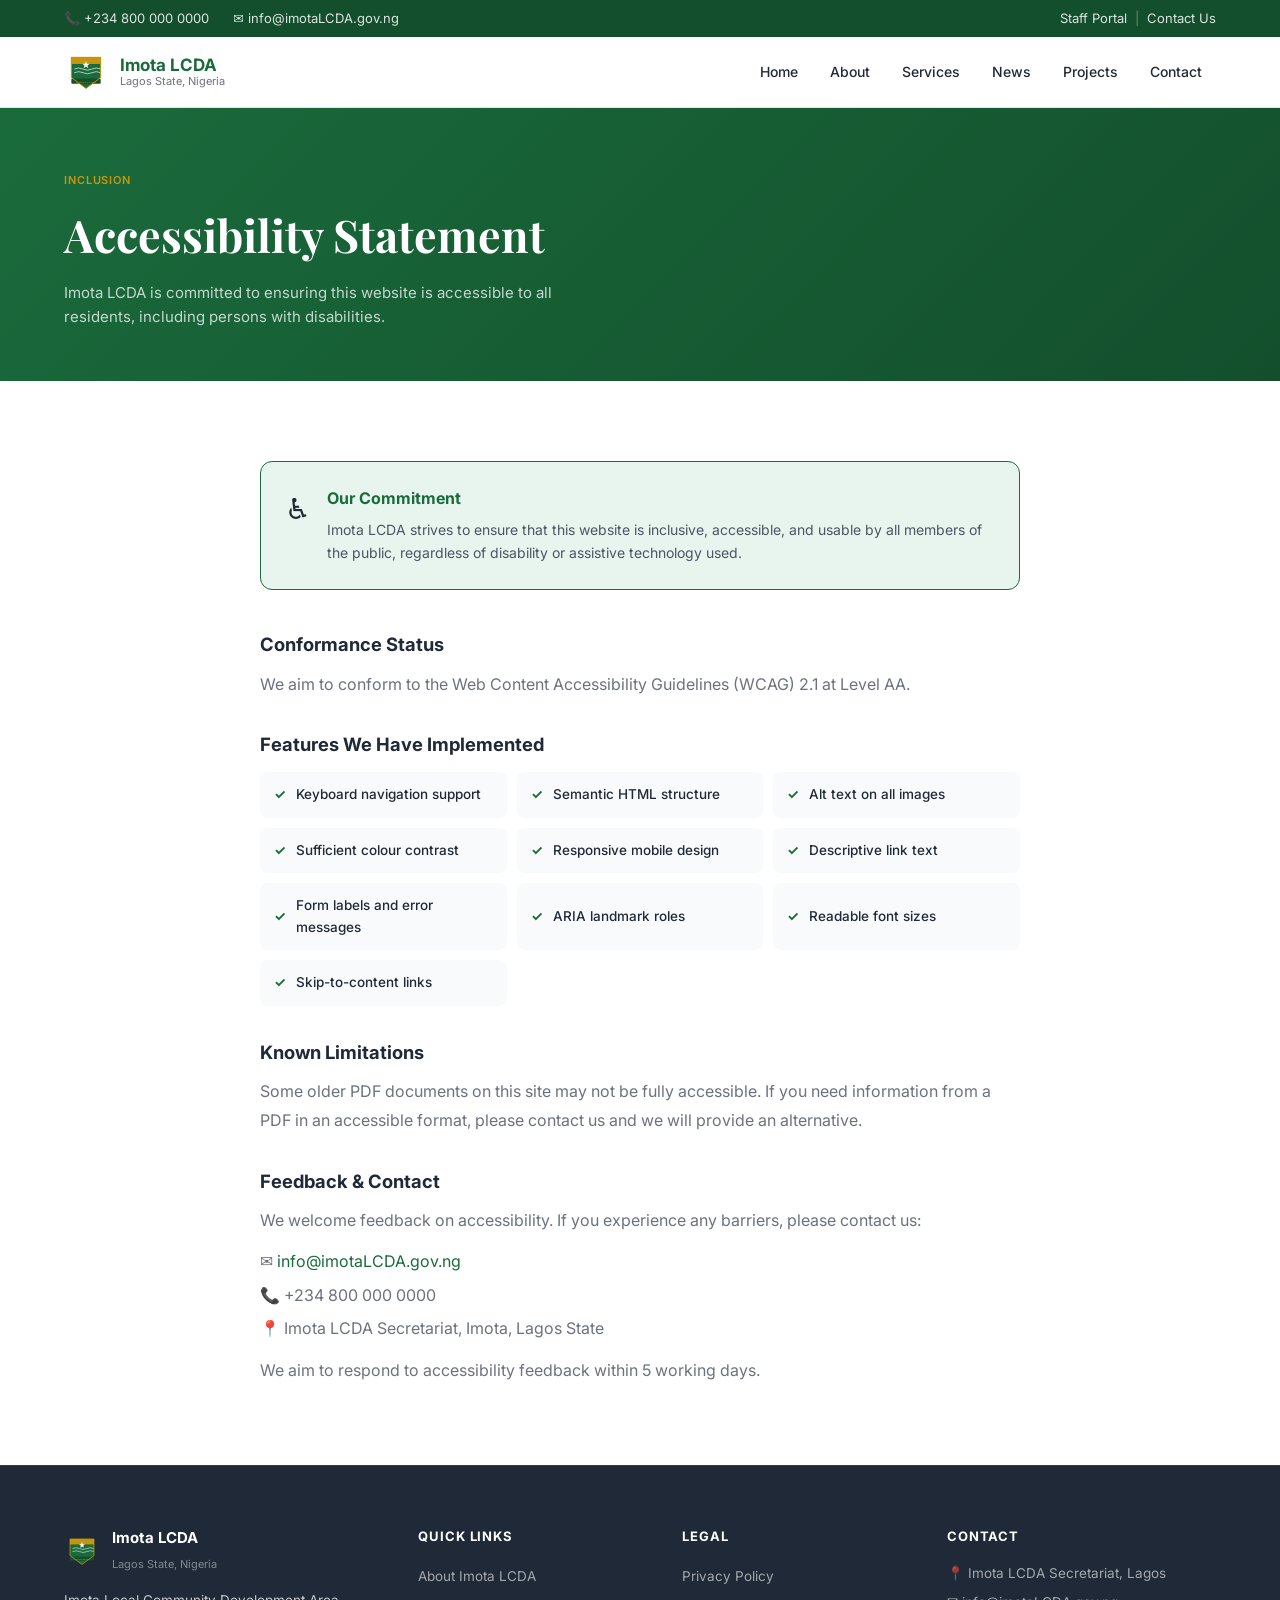
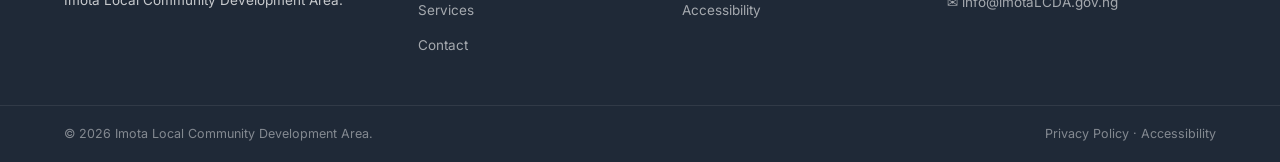
<file: accessibility.html>
<!DOCTYPE html>
<html lang="en">
<head>
  <meta charset="UTF-8" />
  <meta name="viewport" content="width=device-width, initial-scale=1.0" />
  <title>Accessibility – Imota LCDA</title>
  <link rel="stylesheet" href="css/styles.css" />
  <link rel="icon" type="image/svg+xml" href="favicon.svg" />
  <link href="https://fonts.googleapis.com/css2?family=Inter:wght@300;400;500;600;700;800&family=Playfair+Display:wght@700;800&display=swap" rel="stylesheet" />
</head>
<body>
  <div class="topbar">
    <div class="container topbar-inner">
      <span>📞 +234 800 000 0000</span>
      <span>✉️ info@imotaLCDA.gov.ng</span>
      <span class="topbar-right"><a href="portal.html" class="topbar-link">Staff Portal</a><span class="divider">|</span><a href="contact.html" class="topbar-link">Contact Us</a></span>
    </div>
  </div>
  <header class="navbar" id="navbar">
    <div class="container nav-inner">
      <a href="index.html" class="brand">
        <img src="images/coat-of-arms.svg" alt="Coat of Arms" class="brand-logo" />
        <div class="brand-text"><span class="brand-title">Imota LCDA</span><span class="brand-sub">Lagos State, Nigeria</span></div>
      </a>
      <nav class="nav-links" id="navLinks">
        <a href="index.html" class="nav-link">Home</a>
        <a href="about.html" class="nav-link">About</a>
        <a href="services.html" class="nav-link">Services</a>
        <a href="news.html" class="nav-link">News</a>
        <a href="projects.html" class="nav-link">Projects</a>
        <a href="contact.html" class="nav-link">Contact</a>
      </nav>
      <button class="hamburger" id="hamburger"><span></span><span></span><span></span></button>
    </div>
  </header>

  <section class="page-hero">
    <div class="container">
      <div class="page-hero-badge">Inclusion</div>
      <h1>Accessibility Statement</h1>
      <p>Imota LCDA is committed to ensuring this website is accessible to all residents, including persons with disabilities.</p>
    </div>
  </section>

  <section class="section">
    <div class="container">
      <div style="max-width:760px;margin:0 auto">
        <div style="background:var(--green-light);border:1px solid var(--green);border-radius:var(--radius);padding:24px;margin-bottom:40px;display:flex;gap:16px;align-items:flex-start">
          <span style="font-size:1.8rem;flex-shrink:0">♿</span>
          <div><h3 style="font-size:1rem;font-weight:700;margin-bottom:6px;color:var(--green)">Our Commitment</h3><p style="font-size:14px;color:var(--gray-600);line-height:1.7">Imota LCDA strives to ensure that this website is inclusive, accessible, and usable by all members of the public, regardless of disability or assistive technology used.</p></div>
        </div>
        <div style="display:flex;flex-direction:column;gap:32px">
          <div><h2 style="font-size:1.15rem;font-weight:700;margin-bottom:10px">Conformance Status</h2><p style="color:var(--text-muted);line-height:1.8">We aim to conform to the Web Content Accessibility Guidelines (WCAG) 2.1 at Level AA.</p></div>
          <div>
            <h2 style="font-size:1.15rem;font-weight:700;margin-bottom:12px">Features We Have Implemented</h2>
            <div class="service-items" style="display:grid;grid-template-columns:repeat(auto-fill,minmax(220px,1fr));gap:10px">
              <div class="service-item">Keyboard navigation support</div><div class="service-item">Semantic HTML structure</div>
              <div class="service-item">Alt text on all images</div><div class="service-item">Sufficient colour contrast</div>
              <div class="service-item">Responsive mobile design</div><div class="service-item">Descriptive link text</div>
              <div class="service-item">Form labels and error messages</div><div class="service-item">ARIA landmark roles</div>
              <div class="service-item">Readable font sizes</div><div class="service-item">Skip-to-content links</div>
            </div>
          </div>
          <div><h2 style="font-size:1.15rem;font-weight:700;margin-bottom:10px">Known Limitations</h2><p style="color:var(--text-muted);line-height:1.8">Some older PDF documents on this site may not be fully accessible. If you need information from a PDF in an accessible format, please contact us and we will provide an alternative.</p></div>
          <div>
            <h2 style="font-size:1.15rem;font-weight:700;margin-bottom:10px">Feedback &amp; Contact</h2>
            <p style="color:var(--text-muted);line-height:1.8">We welcome feedback on accessibility. If you experience any barriers, please contact us:</p>
            <ul style="list-style:none;padding:0;margin-top:14px">
              <li style="margin-bottom:8px;color:var(--text-muted)">✉️ <a href="mailto:info@imotaLCDA.gov.ng" style="color:var(--green)">info@imotaLCDA.gov.ng</a></li>
              <li style="margin-bottom:8px;color:var(--text-muted)">📞 +234 800 000 0000</li>
              <li style="color:var(--text-muted)">📍 Imota LCDA Secretariat, Imota, Lagos State</li>
            </ul>
            <p style="color:var(--text-muted);line-height:1.8;margin-top:14px">We aim to respond to accessibility feedback within 5 working days.</p>
          </div>
        </div>
      </div>
    </div>
  </section>

  <footer class="footer">
    <div class="container footer-grid">
      <div class="footer-col brand-col"><div class="footer-brand"><img src="images/coat-of-arms.svg" alt="Coat of Arms" class="footer-logo" /><div><strong>Imota LCDA</strong><small>Lagos State, Nigeria</small></div></div><p class="footer-about">Imota Local Community Development Area.</p></div>
      <div class="footer-col"><h4>Quick Links</h4><ul><li><a href="about.html">About Imota LCDA</a></li><li><a href="services.html">Services</a></li><li><a href="contact.html">Contact</a></li></ul></div>
      <div class="footer-col"><h4>Legal</h4><ul><li><a href="privacy.html">Privacy Policy</a></li><li><a href="accessibility.html">Accessibility</a></li></ul></div>
      <div class="footer-col"><h4>Contact</h4><address><p>📍 Imota LCDA Secretariat, Lagos</p><p>✉️ info@imotaLCDA.gov.ng</p></address></div>
    </div>
    <div class="footer-bottom"><div class="container"><span>© 2026 Imota Local Community Development Area.</span><span class="footer-bottom-links"><a href="privacy.html">Privacy Policy</a> · <a href="accessibility.html">Accessibility</a></span></div></div>
  </footer>
  <script src="js/main.js"></script>
</body>
</html>
</file>
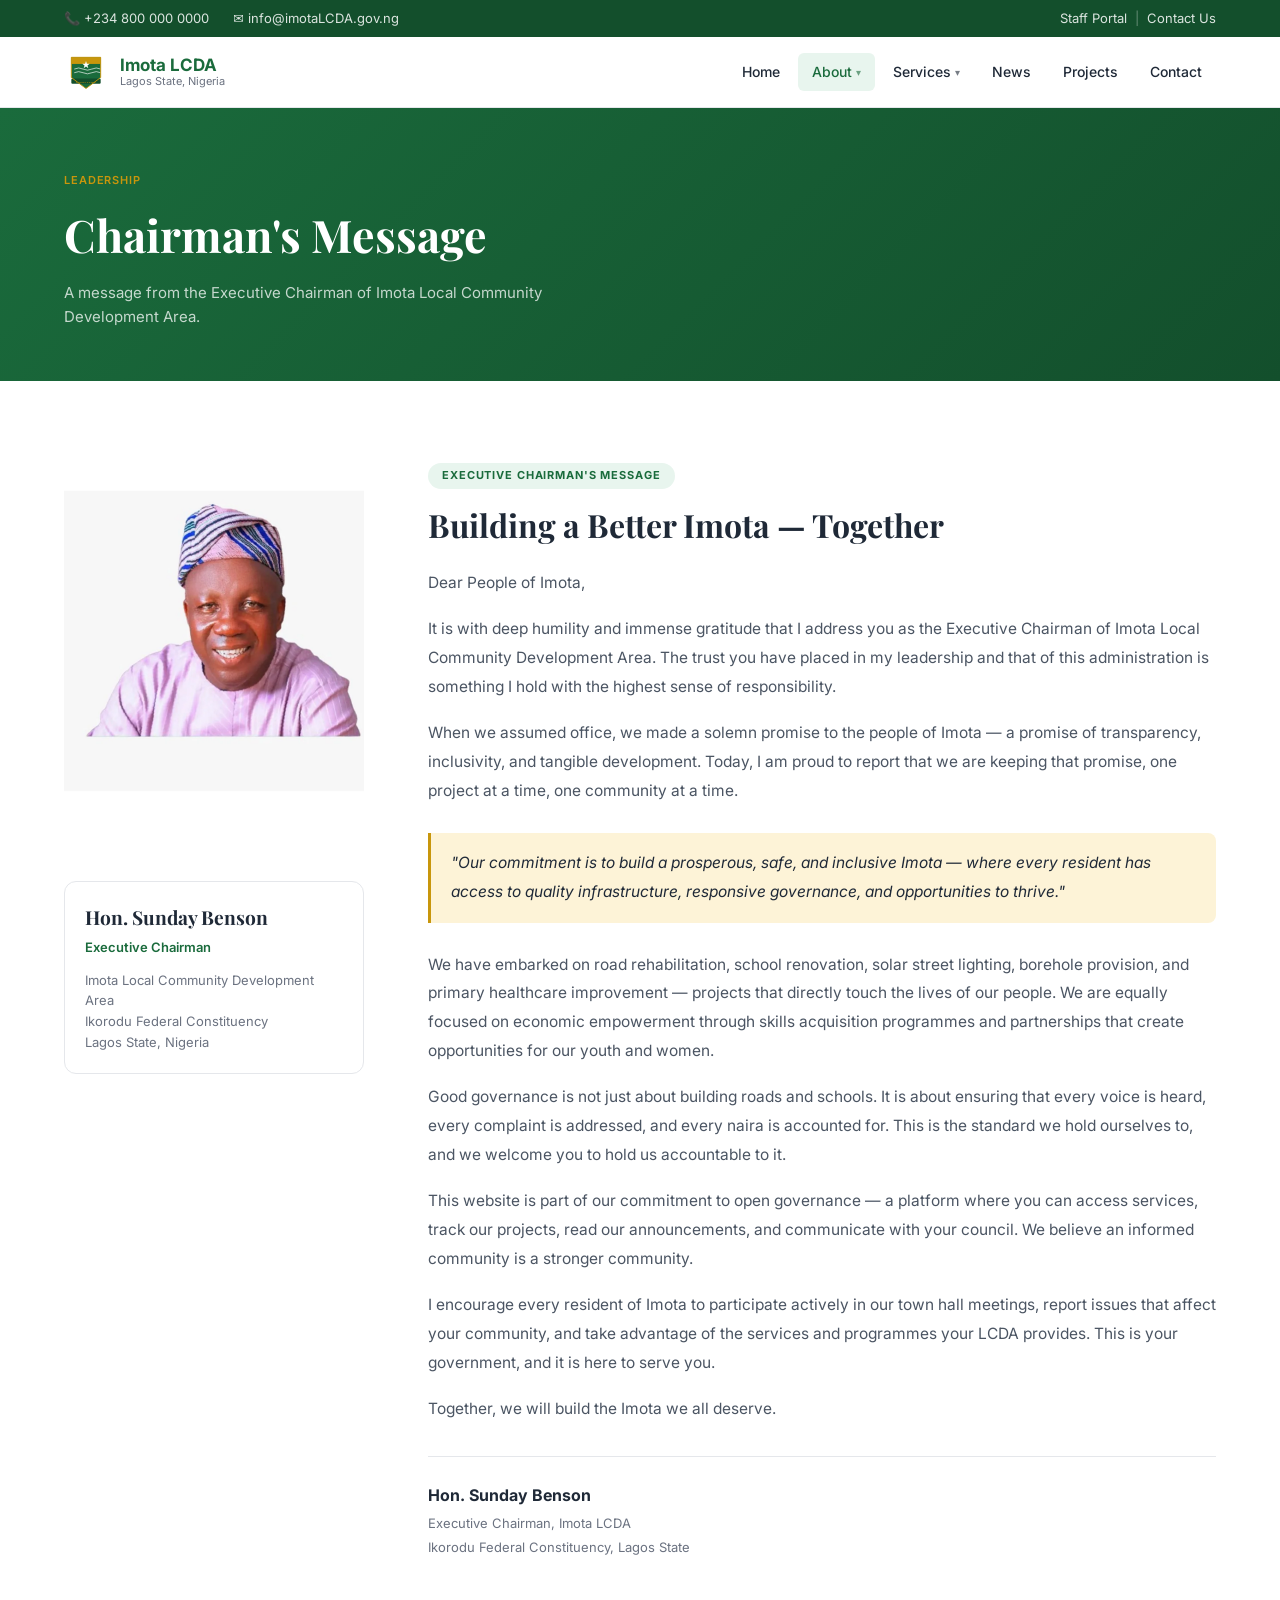
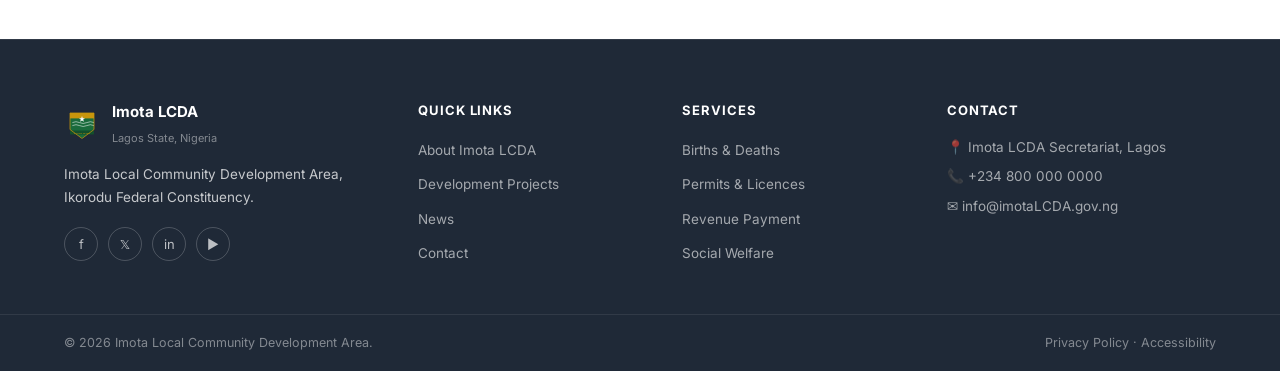
<file: chairman.html>
<!DOCTYPE html>
<html lang="en">
<head>
  <meta charset="UTF-8" />
  <meta name="viewport" content="width=device-width, initial-scale=1.0" />
  <title>Chairman's Message – Imota LCDA</title>
  <link rel="stylesheet" href="css/styles.css" />
  <link rel="icon" type="image/svg+xml" href="favicon.svg" />
  <link href="https://fonts.googleapis.com/css2?family=Inter:wght@300;400;500;600;700;800&family=Playfair+Display:wght@700;800&display=swap" rel="stylesheet" />
</head>
<body>
  <div class="topbar">
    <div class="container topbar-inner">
      <span>📞 +234 800 000 0000</span>
      <span>✉️ info@imotaLCDA.gov.ng</span>
      <span class="topbar-right"><a href="portal.html" class="topbar-link">Staff Portal</a><span class="divider">|</span><a href="contact.html" class="topbar-link">Contact Us</a></span>
    </div>
  </div>
  <header class="navbar" id="navbar">
    <div class="container nav-inner">
      <a href="index.html" class="brand">
        <img src="images/coat-of-arms.svg" alt="Coat of Arms" class="brand-logo" />
        <div class="brand-text"><span class="brand-title">Imota LCDA</span><span class="brand-sub">Lagos State, Nigeria</span></div>
      </a>
      <nav class="nav-links" id="navLinks">
        <a href="index.html" class="nav-link">Home</a>
        <div class="dropdown">
          <a href="about.html" class="nav-link active">About <span class="chevron">▾</span></a>
          <div class="dropdown-menu">
            <a href="about.html">About Imota</a><a href="chairman.html">Chairman's Message</a>
            <a href="council.html">Council Members</a><a href="history.html">Our History</a>
          </div>
        </div>
        <div class="dropdown">
          <a href="services.html" class="nav-link">Services <span class="chevron">▾</span></a>
          <div class="dropdown-menu">
            <a href="services.html#births">Births &amp; Deaths</a><a href="services.html#permits">Permits &amp; Licences</a>
            <a href="services.html#taxes">Revenue &amp; Taxes</a><a href="services.html#welfare">Social Welfare</a>
          </div>
        </div>
        <a href="news.html" class="nav-link">News</a>
        <a href="projects.html" class="nav-link">Projects</a>
        <a href="contact.html" class="nav-link">Contact</a>
      </nav>
      <button class="hamburger" id="hamburger"><span></span><span></span><span></span></button>
    </div>
  </header>

  <section class="page-hero">
    <div class="container">
      <div class="page-hero-badge">Leadership</div>
      <h1>Chairman's Message</h1>
      <p>A message from the Executive Chairman of Imota Local Community Development Area.</p>
    </div>
  </section>

  <section class="section">
    <div class="container">
      <div style="display:grid;grid-template-columns:300px 1fr;gap:64px;align-items:start">
        <div>
          <div style="background:var(--green-light);border-radius:var(--radius);overflow:hidden;aspect-ratio:3/4;margin-bottom:20px">
            <picture>
              <source srcset="images/executive-chairman-imota-lcda.webp" type="image/webp" />
              <img src="images/executive-chairman-imota-lcda.jpg" alt="Hon. Sunday Benson" width="900" height="1200" loading="lazy" decoding="async" style="width:100%;height:100%;object-fit:cover" />
            </picture>
          </div>
          <div style="background:var(--white);border:1px solid var(--border);border-radius:var(--radius);padding:20px">
            <h3 style="font-family:var(--font-serif);font-size:1.2rem;margin-bottom:4px">Hon. Sunday Benson</h3>
            <p style="color:var(--green);font-size:13px;font-weight:600;margin-bottom:12px">Executive Chairman</p>
            <p style="font-size:13px;color:var(--text-muted);line-height:1.6">Imota Local Community Development Area<br />Ikorodu Federal Constituency<br />Lagos State, Nigeria</p>
          </div>
        </div>
        <div>
          <span style="display:inline-block;background:var(--green-light);color:var(--green);border-radius:100px;padding:4px 14px;font-size:11px;font-weight:700;letter-spacing:.08em;text-transform:uppercase;margin-bottom:16px">Executive Chairman's Message</span>
          <h2 style="font-family:var(--font-serif);font-size:2rem;margin-bottom:24px;line-height:1.25">Building a Better Imota — Together</h2>
          <div style="font-size:15.5px;line-height:1.85;color:var(--gray-600)">
            <p style="margin-bottom:18px">Dear People of Imota,</p>
            <p style="margin-bottom:18px">It is with deep humility and immense gratitude that I address you as the Executive Chairman of Imota Local Community Development Area. The trust you have placed in my leadership and that of this administration is something I hold with the highest sense of responsibility.</p>
            <p style="margin-bottom:18px">When we assumed office, we made a solemn promise to the people of Imota — a promise of transparency, inclusivity, and tangible development. Today, I am proud to report that we are keeping that promise, one project at a time, one community at a time.</p>
            <blockquote style="border-left:3px solid var(--gold);padding:16px 20px;background:var(--gold-light);border-radius:0 var(--radius-sm) var(--radius-sm) 0;margin:28px 0;font-style:italic;color:var(--gray-800)">"Our commitment is to build a prosperous, safe, and inclusive Imota — where every resident has access to quality infrastructure, responsive governance, and opportunities to thrive."</blockquote>
            <p style="margin-bottom:18px">We have embarked on road rehabilitation, school renovation, solar street lighting, borehole provision, and primary healthcare improvement — projects that directly touch the lives of our people. We are equally focused on economic empowerment through skills acquisition programmes and partnerships that create opportunities for our youth and women.</p>
            <p style="margin-bottom:18px">Good governance is not just about building roads and schools. It is about ensuring that every voice is heard, every complaint is addressed, and every naira is accounted for. This is the standard we hold ourselves to, and we welcome you to hold us accountable to it.</p>
            <p style="margin-bottom:18px">This website is part of our commitment to open governance — a platform where you can access services, track our projects, read our announcements, and communicate with your council. We believe an informed community is a stronger community.</p>
            <p style="margin-bottom:18px">I encourage every resident of Imota to participate actively in our town hall meetings, report issues that affect your community, and take advantage of the services and programmes your LCDA provides. This is your government, and it is here to serve you.</p>
            <p style="margin-bottom:32px">Together, we will build the Imota we all deserve.</p>
            <div style="border-top:1px solid var(--border);padding-top:24px">
              <p style="font-weight:700;font-size:16px;color:var(--gray-800)">Hon. Sunday Benson</p>
              <p style="color:var(--text-muted);font-size:13px">Executive Chairman, Imota LCDA</p>
              <p style="color:var(--text-muted);font-size:13px">Ikorodu Federal Constituency, Lagos State</p>
            </div>
          </div>
        </div>
      </div>
    </div>
  </section>

  <style>@media(max-width:760px){section.section .container>div{grid-template-columns:1fr!important}}</style>

  <footer class="footer">
    <div class="container footer-grid">
      <div class="footer-col brand-col">
        <div class="footer-brand"><img src="images/coat-of-arms.svg" alt="Coat of Arms" class="footer-logo" /><div><strong>Imota LCDA</strong><small>Lagos State, Nigeria</small></div></div>
        <p class="footer-about">Imota Local Community Development Area, Ikorodu Federal Constituency.</p>
        <div class="social-links"><a href="#" class="social-link">f</a><a href="#" class="social-link">𝕏</a><a href="#" class="social-link">in</a><a href="#" class="social-link">▶</a></div>
      </div>
      <div class="footer-col"><h4>Quick Links</h4><ul><li><a href="about.html">About Imota LCDA</a></li><li><a href="projects.html">Development Projects</a></li><li><a href="news.html">News</a></li><li><a href="contact.html">Contact</a></li></ul></div>
      <div class="footer-col"><h4>Services</h4><ul><li><a href="services.html#births">Births &amp; Deaths</a></li><li><a href="services.html#permits">Permits &amp; Licences</a></li><li><a href="services.html#taxes">Revenue Payment</a></li><li><a href="services.html#welfare">Social Welfare</a></li></ul></div>
      <div class="footer-col"><h4>Contact</h4><address><p>📍 Imota LCDA Secretariat, Lagos</p><p>📞 +234 800 000 0000</p><p>✉️ info@imotaLCDA.gov.ng</p></address></div>
    </div>
    <div class="footer-bottom"><div class="container"><span>© 2026 Imota Local Community Development Area.</span><span class="footer-bottom-links"><a href="privacy.html">Privacy Policy</a> · <a href="accessibility.html">Accessibility</a></span></div></div>
  </footer>
  <script src="js/main.js"></script>
</body>
</html>
</file>
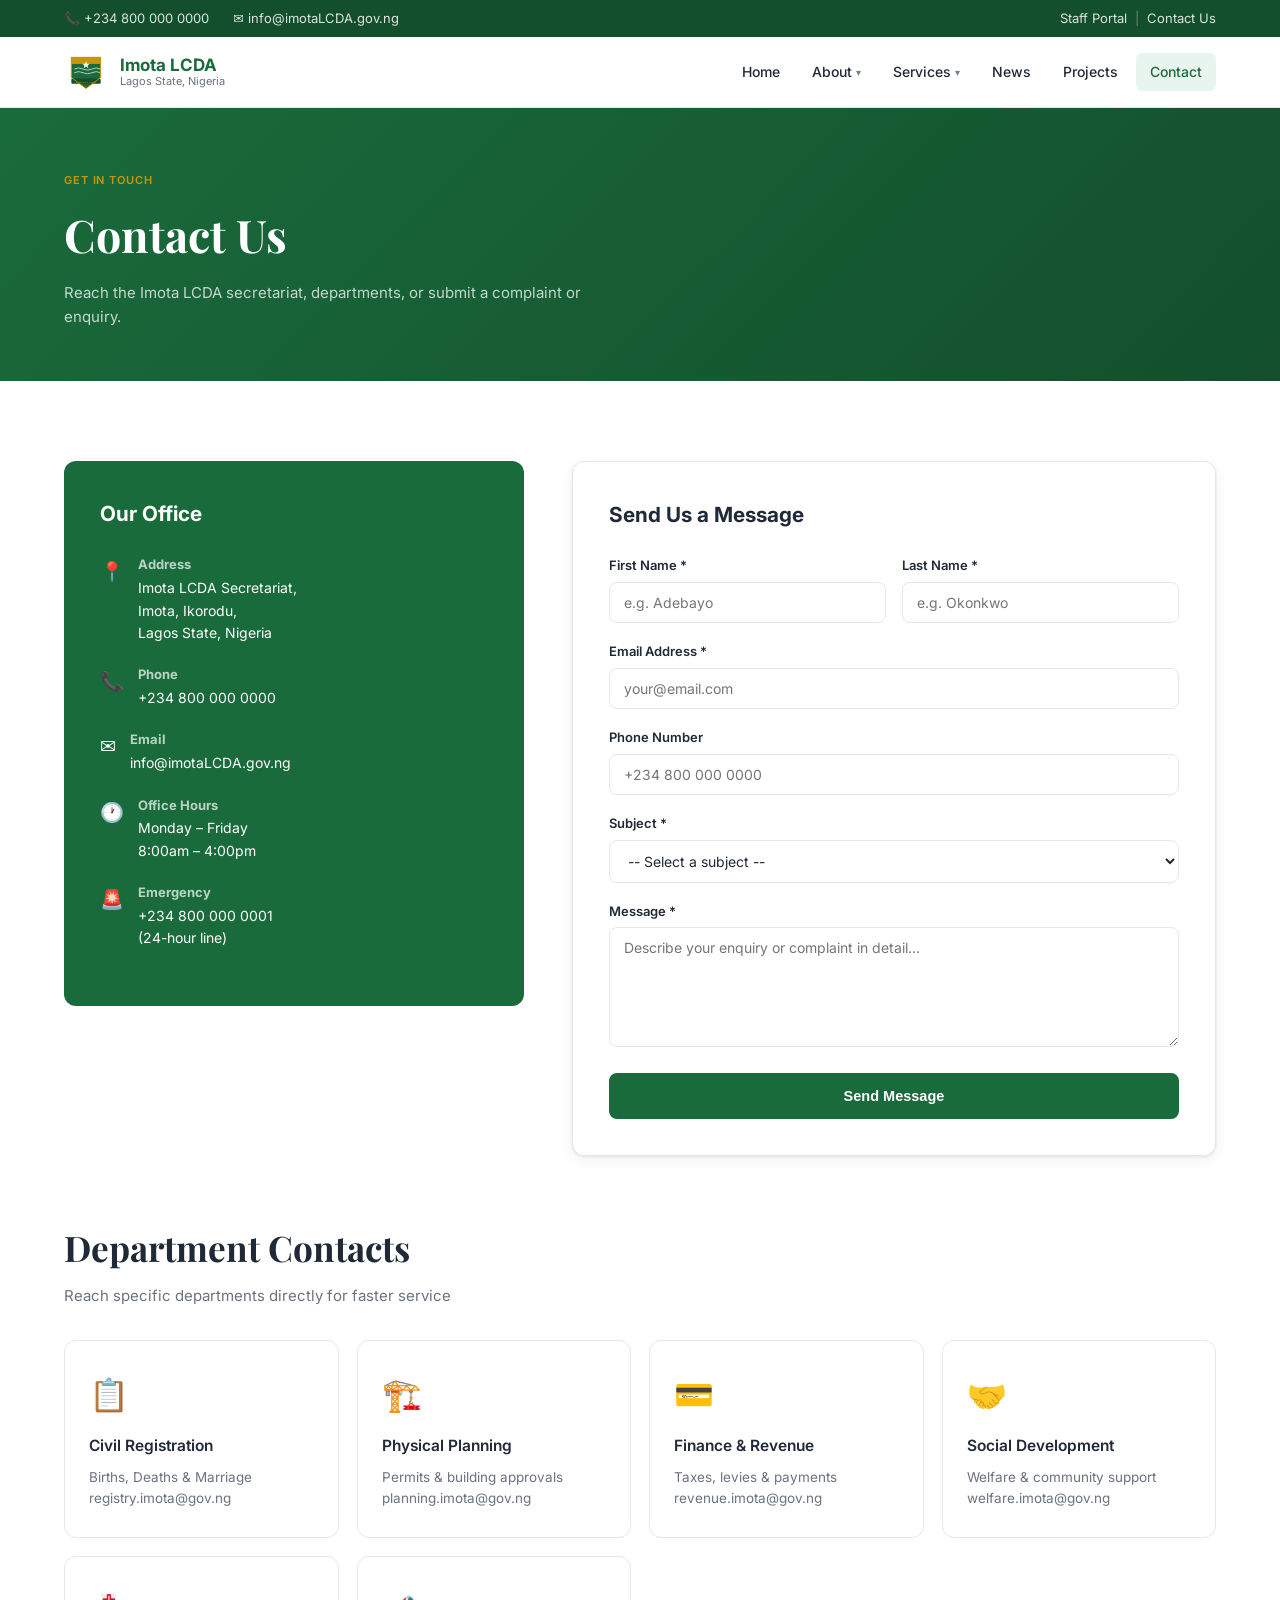
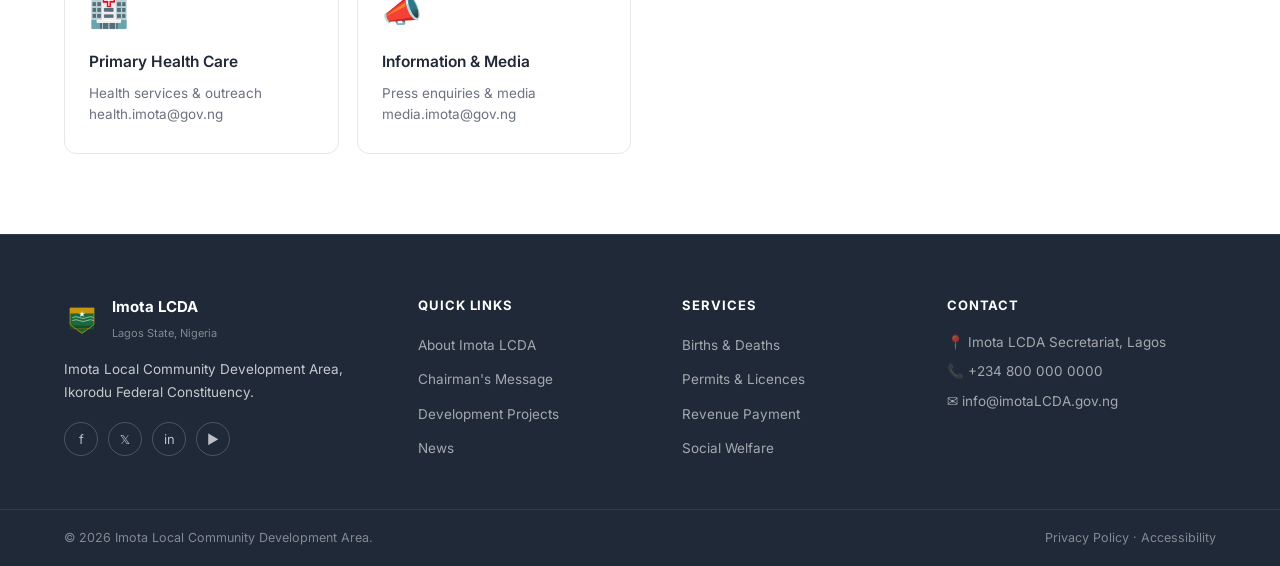
<file: contact.html>
<!DOCTYPE html>
<html lang="en">
<head>
  <meta charset="UTF-8" />
  <meta name="viewport" content="width=device-width, initial-scale=1.0" />
  <title>Contact – Imota LCDA</title>
  <link rel="stylesheet" href="css/styles.css" />
  <link rel="icon" type="image/svg+xml" href="favicon.svg" />
  <link href="https://fonts.googleapis.com/css2?family=Inter:wght@300;400;500;600;700;800&family=Playfair+Display:wght@700;800&display=swap" rel="stylesheet" />
</head>
<body>
  <div class="topbar">
    <div class="container topbar-inner">
      <span>📞 +234 800 000 0000</span>
      <span>✉️ info@imotaLCDA.gov.ng</span>
      <span class="topbar-right"><a href="portal.html" class="topbar-link">Staff Portal</a><span class="divider">|</span><a href="contact.html" class="topbar-link">Contact Us</a></span>
    </div>
  </div>
  <header class="navbar" id="navbar">
    <div class="container nav-inner">
      <a href="index.html" class="brand">
        <img src="images/coat-of-arms.svg" alt="Coat of Arms" class="brand-logo" />
        <div class="brand-text"><span class="brand-title">Imota LCDA</span><span class="brand-sub">Lagos State, Nigeria</span></div>
      </a>
      <nav class="nav-links" id="navLinks">
        <a href="index.html" class="nav-link">Home</a>
        <div class="dropdown">
          <a href="about.html" class="nav-link">About <span class="chevron">▾</span></a>
          <div class="dropdown-menu">
            <a href="about.html">About Imota</a><a href="chairman.html">Chairman's Message</a>
            <a href="council.html">Council Members</a><a href="history.html">Our History</a>
          </div>
        </div>
        <div class="dropdown">
          <a href="services.html" class="nav-link">Services <span class="chevron">▾</span></a>
          <div class="dropdown-menu">
            <a href="services.html#births">Births &amp; Deaths</a><a href="services.html#permits">Permits &amp; Licences</a>
            <a href="services.html#taxes">Revenue &amp; Taxes</a><a href="services.html#welfare">Social Welfare</a>
          </div>
        </div>
        <a href="news.html" class="nav-link">News</a>
        <a href="projects.html" class="nav-link">Projects</a>
        <a href="contact.html" class="nav-link active">Contact</a>
      </nav>
      <button class="hamburger" id="hamburger"><span></span><span></span><span></span></button>
    </div>
  </header>

  <section class="page-hero">
    <div class="container">
      <div class="page-hero-badge">Get In Touch</div>
      <h1>Contact Us</h1>
      <p>Reach the Imota LCDA secretariat, departments, or submit a complaint or enquiry.</p>
    </div>
  </section>

  <section class="section">
    <div class="container">
      <div class="contact-grid">
        <div class="contact-info-card">
          <h3>Our Office</h3>
          <div class="contact-info-item"><div class="icon">📍</div><div><strong>Address</strong><p>Imota LCDA Secretariat,<br />Imota, Ikorodu,<br />Lagos State, Nigeria</p></div></div>
          <div class="contact-info-item"><div class="icon">📞</div><div><strong>Phone</strong><p>+234 800 000 0000</p></div></div>
          <div class="contact-info-item"><div class="icon">✉️</div><div><strong>Email</strong><p>info@imotaLCDA.gov.ng</p></div></div>
          <div class="contact-info-item"><div class="icon">🕐</div><div><strong>Office Hours</strong><p>Monday – Friday<br />8:00am – 4:00pm</p></div></div>
          <div class="contact-info-item"><div class="icon">🚨</div><div><strong>Emergency</strong><p>+234 800 000 0001<br />(24-hour line)</p></div></div>
        </div>
        <div class="contact-form-wrap">
          <h3>Send Us a Message</h3>
          <form id="contactForm">
            <div class="form-row">
              <div class="form-group"><label for="firstName">First Name *</label><input type="text" id="firstName" required placeholder="e.g. Adebayo" /></div>
              <div class="form-group"><label for="lastName">Last Name *</label><input type="text" id="lastName" required placeholder="e.g. Okonkwo" /></div>
            </div>
            <div class="form-group"><label for="email">Email Address *</label><input type="email" id="email" required placeholder="your@email.com" /></div>
            <div class="form-group"><label for="phone">Phone Number</label><input type="tel" id="phone" placeholder="+234 800 000 0000" /></div>
            <div class="form-group"><label for="subject">Subject *</label>
              <select id="subject" required>
                <option value="">-- Select a subject --</option>
                <option>General Enquiry</option><option>Complaint</option><option>Service Request</option>
                <option>Project Information</option><option>Media &amp; Press</option><option>Other</option>
              </select>
            </div>
            <div class="form-group"><label for="message">Message *</label><textarea id="message" required placeholder="Describe your enquiry or complaint in detail…"></textarea></div>
            <button type="submit" class="btn btn-primary" style="width:100%">Send Message</button>
          </form>
        </div>
      </div>

      <div style="margin-top:64px">
        <h2 class="section-title" style="margin-bottom:8px">Department Contacts</h2>
        <p class="section-sub" style="margin-bottom:32px">Reach specific departments directly for faster service</p>
        <div class="services-grid">
          <div class="service-card" style="cursor:default"><div class="service-icon">📋</div><h3>Civil Registration</h3><p>Births, Deaths &amp; Marriage<br />registry.imota@gov.ng</p></div>
          <div class="service-card" style="cursor:default"><div class="service-icon">🏗️</div><h3>Physical Planning</h3><p>Permits &amp; building approvals<br />planning.imota@gov.ng</p></div>
          <div class="service-card" style="cursor:default"><div class="service-icon">💳</div><h3>Finance &amp; Revenue</h3><p>Taxes, levies &amp; payments<br />revenue.imota@gov.ng</p></div>
          <div class="service-card" style="cursor:default"><div class="service-icon">🤝</div><h3>Social Development</h3><p>Welfare &amp; community support<br />welfare.imota@gov.ng</p></div>
          <div class="service-card" style="cursor:default"><div class="service-icon">🏥</div><h3>Primary Health Care</h3><p>Health services &amp; outreach<br />health.imota@gov.ng</p></div>
          <div class="service-card" style="cursor:default"><div class="service-icon">📣</div><h3>Information &amp; Media</h3><p>Press enquiries &amp; media<br />media.imota@gov.ng</p></div>
        </div>
      </div>
    </div>
  </section>

  <footer class="footer">
    <div class="container footer-grid">
      <div class="footer-col brand-col">
        <div class="footer-brand"><img src="images/coat-of-arms.svg" alt="Coat of Arms" class="footer-logo" /><div><strong>Imota LCDA</strong><small>Lagos State, Nigeria</small></div></div>
        <p class="footer-about">Imota Local Community Development Area, Ikorodu Federal Constituency.</p>
        <div class="social-links"><a href="#" class="social-link">f</a><a href="#" class="social-link">𝕏</a><a href="#" class="social-link">in</a><a href="#" class="social-link">▶</a></div>
      </div>
      <div class="footer-col"><h4>Quick Links</h4><ul><li><a href="about.html">About Imota LCDA</a></li><li><a href="chairman.html">Chairman's Message</a></li><li><a href="projects.html">Development Projects</a></li><li><a href="news.html">News</a></li></ul></div>
      <div class="footer-col"><h4>Services</h4><ul><li><a href="services.html#births">Births &amp; Deaths</a></li><li><a href="services.html#permits">Permits &amp; Licences</a></li><li><a href="services.html#taxes">Revenue Payment</a></li><li><a href="services.html#welfare">Social Welfare</a></li></ul></div>
      <div class="footer-col"><h4>Contact</h4><address><p>📍 Imota LCDA Secretariat, Lagos</p><p>📞 +234 800 000 0000</p><p>✉️ info@imotaLCDA.gov.ng</p></address></div>
    </div>
    <div class="footer-bottom"><div class="container"><span>© 2026 Imota Local Community Development Area.</span><span class="footer-bottom-links"><a href="privacy.html">Privacy Policy</a> · <a href="accessibility.html">Accessibility</a></span></div></div>
  </footer>
  <script src="js/main.js"></script>
</body>
</html>
</file>
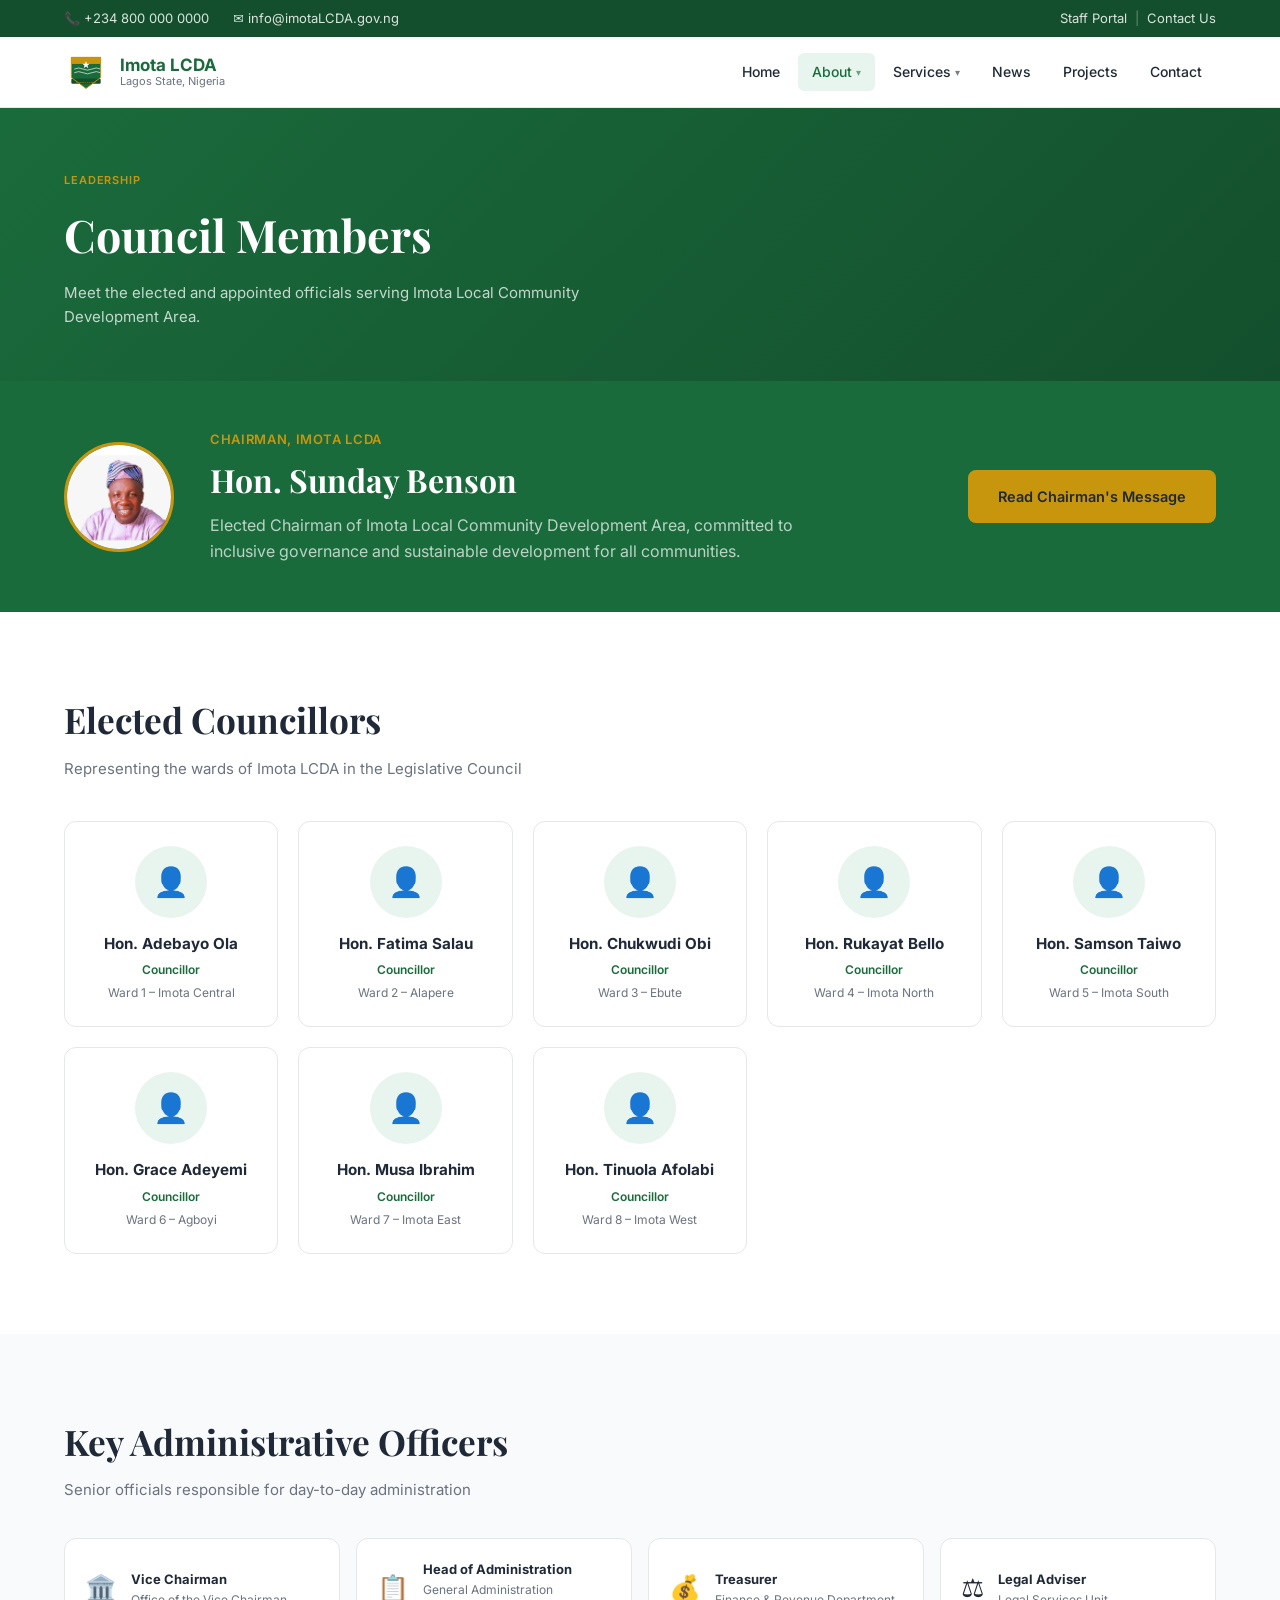
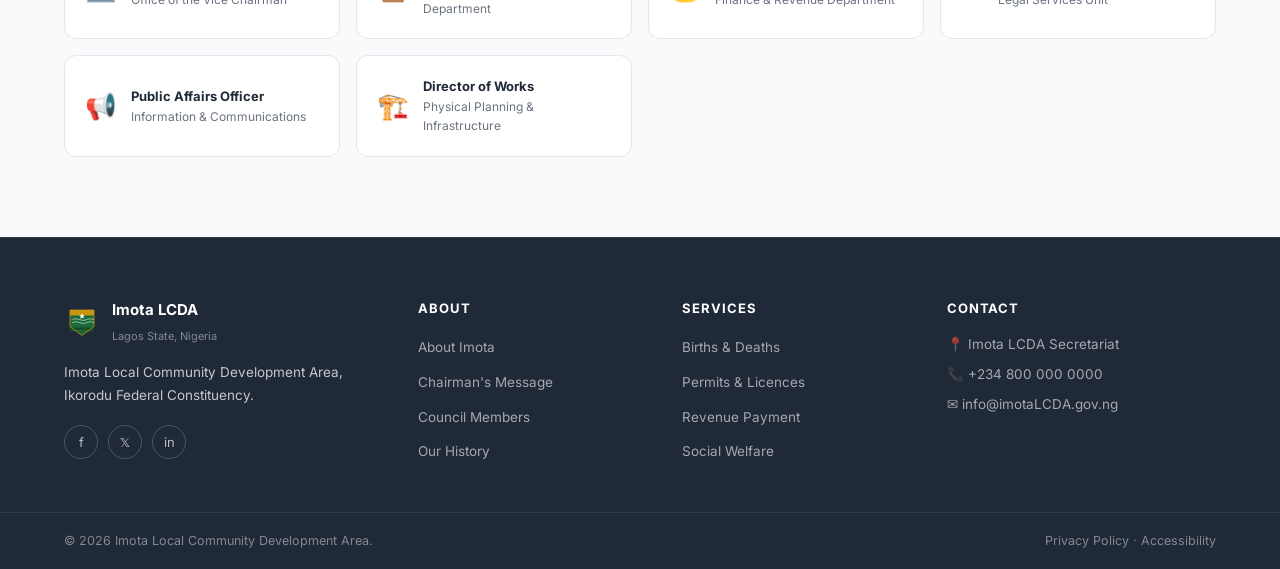
<file: council.html>
<!DOCTYPE html>
<html lang="en">
<head>
  <meta charset="UTF-8" />
  <meta name="viewport" content="width=device-width, initial-scale=1.0" />
  <title>Council Members – Imota LCDA</title>
  <link rel="stylesheet" href="css/styles.css" />
  <link rel="icon" type="image/svg+xml" href="favicon.svg" />
  <link href="https://fonts.googleapis.com/css2?family=Inter:wght@300;400;500;600;700;800&family=Playfair+Display:wght@700;800&display=swap" rel="stylesheet" />
</head>
<body>
  <div class="topbar">
    <div class="container topbar-inner">
      <span>📞 +234 800 000 0000</span>
      <span>✉️ info@imotaLCDA.gov.ng</span>
      <span class="topbar-right"><a href="portal.html" class="topbar-link">Staff Portal</a><span class="divider">|</span><a href="contact.html" class="topbar-link">Contact Us</a></span>
    </div>
  </div>
  <header class="navbar" id="navbar">
    <div class="container nav-inner">
      <a href="index.html" class="brand">
        <img src="images/coat-of-arms.svg" alt="Coat of Arms" class="brand-logo" />
        <div class="brand-text"><span class="brand-title">Imota LCDA</span><span class="brand-sub">Lagos State, Nigeria</span></div>
      </a>
      <nav class="nav-links" id="navLinks">
        <a href="index.html" class="nav-link">Home</a>
        <div class="dropdown">
          <a href="about.html" class="nav-link active">About <span class="chevron">▾</span></a>
          <div class="dropdown-menu">
            <a href="about.html">About Imota</a><a href="chairman.html">Chairman's Message</a>
            <a href="council.html">Council Members</a><a href="history.html">Our History</a>
          </div>
        </div>
        <div class="dropdown">
          <a href="services.html" class="nav-link">Services <span class="chevron">▾</span></a>
          <div class="dropdown-menu">
            <a href="services.html#births">Births &amp; Deaths</a><a href="services.html#permits">Permits &amp; Licences</a>
            <a href="services.html#taxes">Revenue &amp; Taxes</a><a href="services.html#welfare">Social Welfare</a>
          </div>
        </div>
        <a href="news.html" class="nav-link">News</a>
        <a href="projects.html" class="nav-link">Projects</a>
        <a href="contact.html" class="nav-link">Contact</a>
      </nav>
      <button class="hamburger" id="hamburger"><span></span><span></span><span></span></button>
    </div>
  </header>

  <section class="page-hero">
    <div class="container">
      <div class="page-hero-badge">Leadership</div>
      <h1>Council Members</h1>
      <p>Meet the elected and appointed officials serving Imota Local Community Development Area.</p>
    </div>
  </section>

  <section class="section" style="background:var(--green);padding:48px 0">
    <div class="container" style="display:flex;align-items:center;gap:36px;flex-wrap:wrap">
      <div style="width:110px;height:110px;border-radius:50%;background:rgba(255,255,255,.15);border:3px solid var(--gold);overflow:hidden;flex-shrink:0"><picture><source srcset="images/executive-chairman-imota-lcda.webp" type="image/webp" /><img src="images/executive-chairman-imota-lcda.jpg" alt="Hon. Sunday Benson – Executive Chairman, Imota LCDA" width="900" height="1200" loading="lazy" decoding="async" style="width:100%;height:100%;object-fit:cover" /></picture></div>
      <div style="flex:1;min-width:200px">
        <p style="color:var(--gold);font-size:13px;font-weight:600;letter-spacing:.05em;text-transform:uppercase;margin-bottom:4px">Chairman, Imota LCDA</p>
        <h2 style="color:var(--white);font-family:'Playfair Display',serif;font-size:2rem;margin-bottom:8px">Hon. Sunday Benson</h2>
        <p style="color:rgba(255,255,255,.7);max-width:600px">Elected Chairman of Imota Local Community Development Area, committed to inclusive governance and sustainable development for all communities.</p>
      </div>
      <a href="chairman.html" class="btn" style="background:var(--gold);color:var(--gray-900);border-color:var(--gold)">Read Chairman's Message</a>
    </div>
  </section>

  <section class="section">
    <div class="container">
      <h2 class="section-title">Elected Councillors</h2>
      <p class="section-sub" style="margin-bottom:40px">Representing the wards of Imota LCDA in the Legislative Council</p>
      <div style="display:grid;grid-template-columns:repeat(auto-fill,minmax(200px,1fr));gap:20px">
        <div style="background:var(--white);border:1px solid var(--border);border-radius:var(--radius);padding:24px;text-align:center">
          <div style="width:72px;height:72px;border-radius:50%;background:var(--green-light);display:flex;align-items:center;justify-content:center;font-size:1.8rem;margin:0 auto 14px">👤</div>
          <h3 style="font-size:.95rem;font-weight:700;margin-bottom:4px">Hon. Adebayo Ola</h3>
          <p style="font-size:12px;color:var(--green);font-weight:600;margin-bottom:4px">Councillor</p>
          <p style="font-size:12px;color:var(--text-muted)">Ward 1 – Imota Central</p>
        </div>
        <div style="background:var(--white);border:1px solid var(--border);border-radius:var(--radius);padding:24px;text-align:center">
          <div style="width:72px;height:72px;border-radius:50%;background:var(--green-light);display:flex;align-items:center;justify-content:center;font-size:1.8rem;margin:0 auto 14px">👤</div>
          <h3 style="font-size:.95rem;font-weight:700;margin-bottom:4px">Hon. Fatima Salau</h3>
          <p style="font-size:12px;color:var(--green);font-weight:600;margin-bottom:4px">Councillor</p>
          <p style="font-size:12px;color:var(--text-muted)">Ward 2 – Alapere</p>
        </div>
        <div style="background:var(--white);border:1px solid var(--border);border-radius:var(--radius);padding:24px;text-align:center">
          <div style="width:72px;height:72px;border-radius:50%;background:var(--green-light);display:flex;align-items:center;justify-content:center;font-size:1.8rem;margin:0 auto 14px">👤</div>
          <h3 style="font-size:.95rem;font-weight:700;margin-bottom:4px">Hon. Chukwudi Obi</h3>
          <p style="font-size:12px;color:var(--green);font-weight:600;margin-bottom:4px">Councillor</p>
          <p style="font-size:12px;color:var(--text-muted)">Ward 3 – Ebute</p>
        </div>
        <div style="background:var(--white);border:1px solid var(--border);border-radius:var(--radius);padding:24px;text-align:center">
          <div style="width:72px;height:72px;border-radius:50%;background:var(--green-light);display:flex;align-items:center;justify-content:center;font-size:1.8rem;margin:0 auto 14px">👤</div>
          <h3 style="font-size:.95rem;font-weight:700;margin-bottom:4px">Hon. Rukayat Bello</h3>
          <p style="font-size:12px;color:var(--green);font-weight:600;margin-bottom:4px">Councillor</p>
          <p style="font-size:12px;color:var(--text-muted)">Ward 4 – Imota North</p>
        </div>
        <div style="background:var(--white);border:1px solid var(--border);border-radius:var(--radius);padding:24px;text-align:center">
          <div style="width:72px;height:72px;border-radius:50%;background:var(--green-light);display:flex;align-items:center;justify-content:center;font-size:1.8rem;margin:0 auto 14px">👤</div>
          <h3 style="font-size:.95rem;font-weight:700;margin-bottom:4px">Hon. Samson Taiwo</h3>
          <p style="font-size:12px;color:var(--green);font-weight:600;margin-bottom:4px">Councillor</p>
          <p style="font-size:12px;color:var(--text-muted)">Ward 5 – Imota South</p>
        </div>
        <div style="background:var(--white);border:1px solid var(--border);border-radius:var(--radius);padding:24px;text-align:center">
          <div style="width:72px;height:72px;border-radius:50%;background:var(--green-light);display:flex;align-items:center;justify-content:center;font-size:1.8rem;margin:0 auto 14px">👤</div>
          <h3 style="font-size:.95rem;font-weight:700;margin-bottom:4px">Hon. Grace Adeyemi</h3>
          <p style="font-size:12px;color:var(--green);font-weight:600;margin-bottom:4px">Councillor</p>
          <p style="font-size:12px;color:var(--text-muted)">Ward 6 – Agboyi</p>
        </div>
        <div style="background:var(--white);border:1px solid var(--border);border-radius:var(--radius);padding:24px;text-align:center">
          <div style="width:72px;height:72px;border-radius:50%;background:var(--green-light);display:flex;align-items:center;justify-content:center;font-size:1.8rem;margin:0 auto 14px">👤</div>
          <h3 style="font-size:.95rem;font-weight:700;margin-bottom:4px">Hon. Musa Ibrahim</h3>
          <p style="font-size:12px;color:var(--green);font-weight:600;margin-bottom:4px">Councillor</p>
          <p style="font-size:12px;color:var(--text-muted)">Ward 7 – Imota East</p>
        </div>
        <div style="background:var(--white);border:1px solid var(--border);border-radius:var(--radius);padding:24px;text-align:center">
          <div style="width:72px;height:72px;border-radius:50%;background:var(--green-light);display:flex;align-items:center;justify-content:center;font-size:1.8rem;margin:0 auto 14px">👤</div>
          <h3 style="font-size:.95rem;font-weight:700;margin-bottom:4px">Hon. Tinuola Afolabi</h3>
          <p style="font-size:12px;color:var(--green);font-weight:600;margin-bottom:4px">Councillor</p>
          <p style="font-size:12px;color:var(--text-muted)">Ward 8 – Imota West</p>
        </div>
      </div>
    </div>
  </section>

  <section class="section" style="background:var(--gray-50)">
    <div class="container">
      <h2 class="section-title">Key Administrative Officers</h2>
      <p class="section-sub" style="margin-bottom:36px">Senior officials responsible for day-to-day administration</p>
      <div style="display:grid;grid-template-columns:repeat(auto-fill,minmax(260px,1fr));gap:16px">
        <div style="background:var(--white);border:1px solid var(--border);border-radius:var(--radius);padding:20px;display:flex;align-items:center;gap:14px"><div style="font-size:1.6rem">🏛️</div><div><p style="font-size:13px;font-weight:700">Vice Chairman</p><p style="font-size:12px;color:var(--text-muted)">Office of the Vice Chairman</p></div></div>
        <div style="background:var(--white);border:1px solid var(--border);border-radius:var(--radius);padding:20px;display:flex;align-items:center;gap:14px"><div style="font-size:1.6rem">📋</div><div><p style="font-size:13px;font-weight:700">Head of Administration</p><p style="font-size:12px;color:var(--text-muted)">General Administration Department</p></div></div>
        <div style="background:var(--white);border:1px solid var(--border);border-radius:var(--radius);padding:20px;display:flex;align-items:center;gap:14px"><div style="font-size:1.6rem">💰</div><div><p style="font-size:13px;font-weight:700">Treasurer</p><p style="font-size:12px;color:var(--text-muted)">Finance &amp; Revenue Department</p></div></div>
        <div style="background:var(--white);border:1px solid var(--border);border-radius:var(--radius);padding:20px;display:flex;align-items:center;gap:14px"><div style="font-size:1.6rem">⚖️</div><div><p style="font-size:13px;font-weight:700">Legal Adviser</p><p style="font-size:12px;color:var(--text-muted)">Legal Services Unit</p></div></div>
        <div style="background:var(--white);border:1px solid var(--border);border-radius:var(--radius);padding:20px;display:flex;align-items:center;gap:14px"><div style="font-size:1.6rem">📢</div><div><p style="font-size:13px;font-weight:700">Public Affairs Officer</p><p style="font-size:12px;color:var(--text-muted)">Information &amp; Communications</p></div></div>
        <div style="background:var(--white);border:1px solid var(--border);border-radius:var(--radius);padding:20px;display:flex;align-items:center;gap:14px"><div style="font-size:1.6rem">🏗️</div><div><p style="font-size:13px;font-weight:700">Director of Works</p><p style="font-size:12px;color:var(--text-muted)">Physical Planning &amp; Infrastructure</p></div></div>
      </div>
    </div>
  </section>

  <footer class="footer">
    <div class="container footer-grid">
      <div class="footer-col brand-col"><div class="footer-brand"><img src="images/coat-of-arms.svg" alt="Coat of Arms" class="footer-logo" /><div><strong>Imota LCDA</strong><small>Lagos State, Nigeria</small></div></div><p class="footer-about">Imota Local Community Development Area, Ikorodu Federal Constituency.</p><div class="social-links"><a href="#" class="social-link">f</a><a href="#" class="social-link">𝕏</a><a href="#" class="social-link">in</a></div></div>
      <div class="footer-col"><h4>About</h4><ul><li><a href="about.html">About Imota</a></li><li><a href="chairman.html">Chairman's Message</a></li><li><a href="council.html">Council Members</a></li><li><a href="history.html">Our History</a></li></ul></div>
      <div class="footer-col"><h4>Services</h4><ul><li><a href="services.html#births">Births &amp; Deaths</a></li><li><a href="services.html#permits">Permits &amp; Licences</a></li><li><a href="services.html#taxes">Revenue Payment</a></li><li><a href="services.html#welfare">Social Welfare</a></li></ul></div>
      <div class="footer-col"><h4>Contact</h4><address><p>📍 Imota LCDA Secretariat</p><p>📞 +234 800 000 0000</p><p>✉️ info@imotaLCDA.gov.ng</p></address></div>
    </div>
    <div class="footer-bottom"><div class="container"><span>© 2026 Imota Local Community Development Area.</span><span class="footer-bottom-links"><a href="privacy.html">Privacy Policy</a> · <a href="accessibility.html">Accessibility</a></span></div></div>
  </footer>
  <script src="js/main.js"></script>
</body>
</html>
</file>
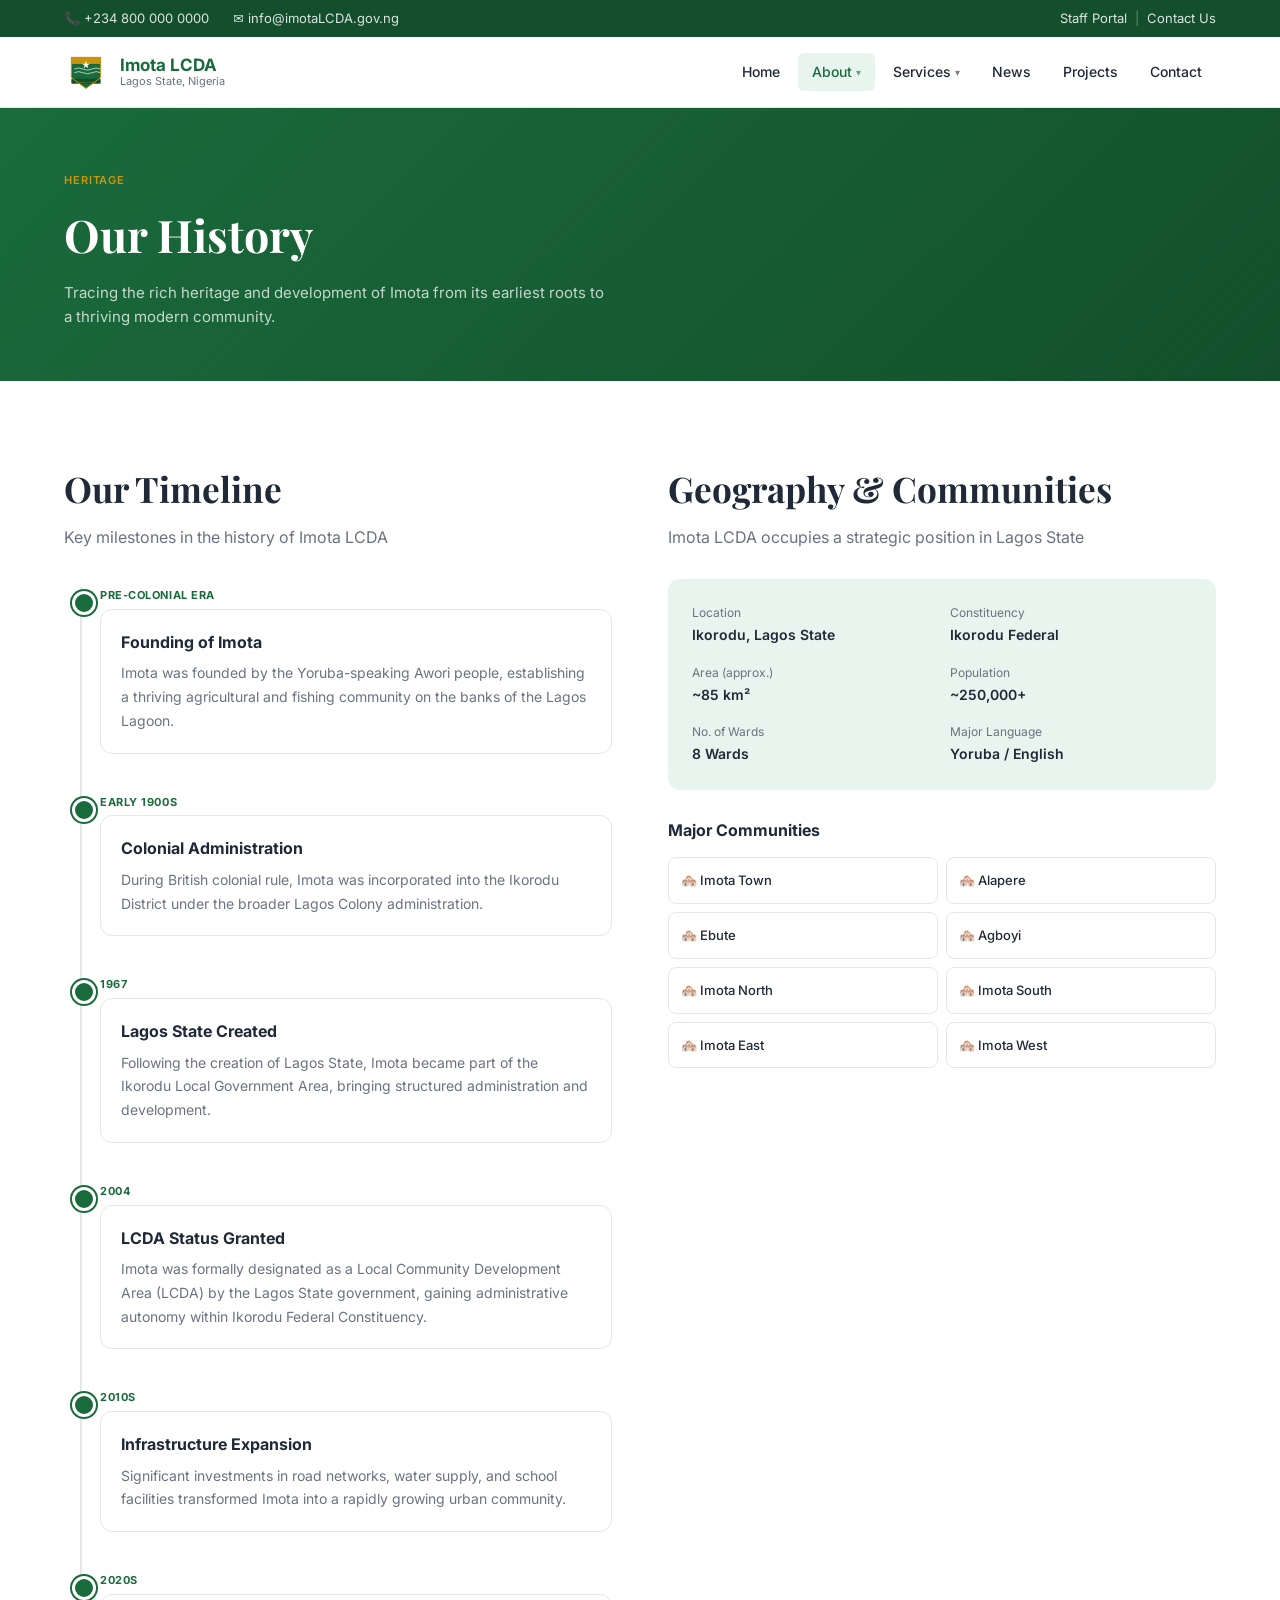
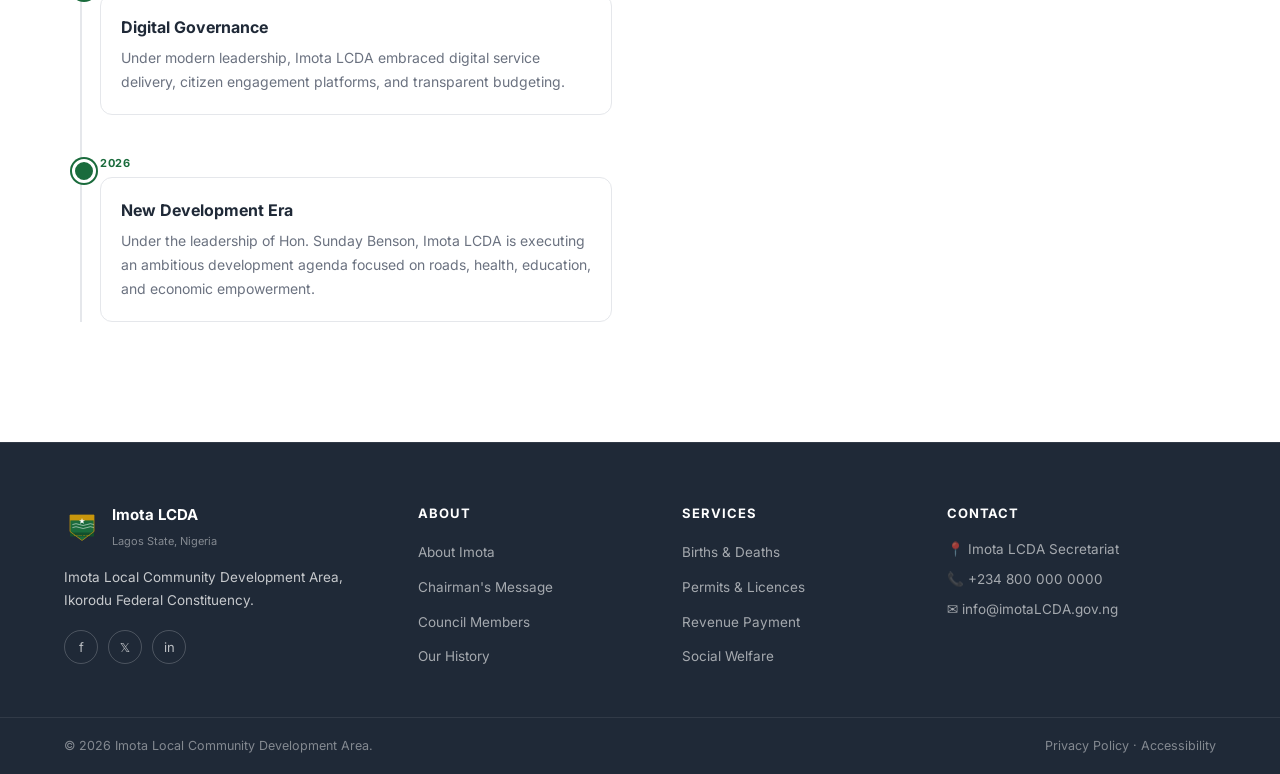
<file: history.html>
<!DOCTYPE html>
<html lang="en">
<head>
  <meta charset="UTF-8" />
  <meta name="viewport" content="width=device-width, initial-scale=1.0" />
  <title>Our History – Imota LCDA</title>
  <link rel="stylesheet" href="css/styles.css" />
  <link rel="icon" type="image/svg+xml" href="favicon.svg" />
  <link href="https://fonts.googleapis.com/css2?family=Inter:wght@300;400;500;600;700;800&family=Playfair+Display:wght@700;800&display=swap" rel="stylesheet" />
  <style>
    .timeline{position:relative;padding-left:36px}
    .timeline::before{content:'';position:absolute;left:16px;top:0;bottom:0;width:2px;background:var(--border)}
    .timeline-item{position:relative;margin-bottom:40px}
    .timeline-dot{position:absolute;left:-28px;top:4px;width:24px;height:24px;border-radius:50%;background:var(--green);border:3px solid var(--white);box-shadow:0 0 0 2px var(--green)}
    .timeline-year{font-size:11px;font-weight:700;color:var(--green);letter-spacing:.05em;text-transform:uppercase;margin-bottom:4px}
    .timeline-card{background:var(--white);border:1px solid var(--border);border-radius:var(--radius);padding:20px}
    .timeline-card h3{font-size:1rem;font-weight:700;margin-bottom:6px}
    .timeline-card p{font-size:14px;color:var(--text-muted);line-height:1.7;margin:0}
    @media(max-width:700px){.history-grid{grid-template-columns:1fr!important}}
  </style>
</head>
<body>
  <div class="topbar">
    <div class="container topbar-inner">
      <span>📞 +234 800 000 0000</span>
      <span>✉️ info@imotaLCDA.gov.ng</span>
      <span class="topbar-right"><a href="portal.html" class="topbar-link">Staff Portal</a><span class="divider">|</span><a href="contact.html" class="topbar-link">Contact Us</a></span>
    </div>
  </div>
  <header class="navbar" id="navbar">
    <div class="container nav-inner">
      <a href="index.html" class="brand">
        <img src="images/coat-of-arms.svg" alt="Coat of Arms" class="brand-logo" />
        <div class="brand-text"><span class="brand-title">Imota LCDA</span><span class="brand-sub">Lagos State, Nigeria</span></div>
      </a>
      <nav class="nav-links" id="navLinks">
        <a href="index.html" class="nav-link">Home</a>
        <div class="dropdown">
          <a href="about.html" class="nav-link active">About <span class="chevron">▾</span></a>
          <div class="dropdown-menu">
            <a href="about.html">About Imota</a><a href="chairman.html">Chairman's Message</a>
            <a href="council.html">Council Members</a><a href="history.html">Our History</a>
          </div>
        </div>
        <div class="dropdown">
          <a href="services.html" class="nav-link">Services <span class="chevron">▾</span></a>
          <div class="dropdown-menu">
            <a href="services.html#births">Births &amp; Deaths</a><a href="services.html#permits">Permits &amp; Licences</a>
            <a href="services.html#taxes">Revenue &amp; Taxes</a><a href="services.html#welfare">Social Welfare</a>
          </div>
        </div>
        <a href="news.html" class="nav-link">News</a>
        <a href="projects.html" class="nav-link">Projects</a>
        <a href="contact.html" class="nav-link">Contact</a>
      </nav>
      <button class="hamburger" id="hamburger"><span></span><span></span><span></span></button>
    </div>
  </header>

  <section class="page-hero">
    <div class="container">
      <div class="page-hero-badge">Heritage</div>
      <h1>Our History</h1>
      <p>Tracing the rich heritage and development of Imota from its earliest roots to a thriving modern community.</p>
    </div>
  </section>

  <section class="section">
    <div class="container">
      <div style="display:grid;grid-template-columns:1fr 1fr;gap:56px;align-items:start" class="history-grid">
        <div>
          <h2 class="section-title" style="text-align:left;margin-bottom:8px">Our Timeline</h2>
          <p style="color:var(--text-muted);margin-bottom:36px">Key milestones in the history of Imota LCDA</p>
          <div class="timeline">
            <div class="timeline-item">
              <div class="timeline-dot"></div>
              <p class="timeline-year">Pre-Colonial Era</p>
              <div class="timeline-card"><h3>Founding of Imota</h3><p>Imota was founded by the Yoruba-speaking Awori people, establishing a thriving agricultural and fishing community on the banks of the Lagos Lagoon.</p></div>
            </div>
            <div class="timeline-item">
              <div class="timeline-dot"></div>
              <p class="timeline-year">Early 1900s</p>
              <div class="timeline-card"><h3>Colonial Administration</h3><p>During British colonial rule, Imota was incorporated into the Ikorodu District under the broader Lagos Colony administration.</p></div>
            </div>
            <div class="timeline-item">
              <div class="timeline-dot"></div>
              <p class="timeline-year">1967</p>
              <div class="timeline-card"><h3>Lagos State Created</h3><p>Following the creation of Lagos State, Imota became part of the Ikorodu Local Government Area, bringing structured administration and development.</p></div>
            </div>
            <div class="timeline-item">
              <div class="timeline-dot"></div>
              <p class="timeline-year">2004</p>
              <div class="timeline-card"><h3>LCDA Status Granted</h3><p>Imota was formally designated as a Local Community Development Area (LCDA) by the Lagos State government, gaining administrative autonomy within Ikorodu Federal Constituency.</p></div>
            </div>
            <div class="timeline-item">
              <div class="timeline-dot"></div>
              <p class="timeline-year">2010s</p>
              <div class="timeline-card"><h3>Infrastructure Expansion</h3><p>Significant investments in road networks, water supply, and school facilities transformed Imota into a rapidly growing urban community.</p></div>
            </div>
            <div class="timeline-item">
              <div class="timeline-dot"></div>
              <p class="timeline-year">2020s</p>
              <div class="timeline-card"><h3>Digital Governance</h3><p>Under modern leadership, Imota LCDA embraced digital service delivery, citizen engagement platforms, and transparent budgeting.</p></div>
            </div>
            <div class="timeline-item">
              <div class="timeline-dot"></div>
              <p class="timeline-year">2026</p>
              <div class="timeline-card"><h3>New Development Era</h3><p>Under the leadership of Hon. Sunday Benson, Imota LCDA is executing an ambitious development agenda focused on roads, health, education, and economic empowerment.</p></div>
            </div>
          </div>
        </div>
        <div>
          <h2 class="section-title" style="text-align:left;margin-bottom:8px">Geography &amp; Communities</h2>
          <p style="color:var(--text-muted);margin-bottom:28px">Imota LCDA occupies a strategic position in Lagos State</p>
          <div style="background:var(--green-light);border-radius:var(--radius);padding:24px;margin-bottom:28px">
            <div style="display:grid;grid-template-columns:1fr 1fr;gap:16px">
              <div><p style="font-size:12px;color:var(--text-muted);margin-bottom:2px">Location</p><p style="font-weight:600;font-size:14px">Ikorodu, Lagos State</p></div>
              <div><p style="font-size:12px;color:var(--text-muted);margin-bottom:2px">Constituency</p><p style="font-weight:600;font-size:14px">Ikorodu Federal</p></div>
              <div><p style="font-size:12px;color:var(--text-muted);margin-bottom:2px">Area (approx.)</p><p style="font-weight:600;font-size:14px">~85 km²</p></div>
              <div><p style="font-size:12px;color:var(--text-muted);margin-bottom:2px">Population</p><p style="font-weight:600;font-size:14px">~250,000+</p></div>
              <div><p style="font-size:12px;color:var(--text-muted);margin-bottom:2px">No. of Wards</p><p style="font-weight:600;font-size:14px">8 Wards</p></div>
              <div><p style="font-size:12px;color:var(--text-muted);margin-bottom:2px">Major Language</p><p style="font-weight:600;font-size:14px">Yoruba / English</p></div>
            </div>
          </div>
          <h3 style="font-size:1rem;font-weight:700;margin-bottom:14px">Major Communities</h3>
          <div style="display:grid;grid-template-columns:1fr 1fr;gap:8px">
            <div style="background:var(--white);border:1px solid var(--border);border-radius:8px;padding:12px;font-size:13px;font-weight:500">🏘️ Imota Town</div>
            <div style="background:var(--white);border:1px solid var(--border);border-radius:8px;padding:12px;font-size:13px;font-weight:500">🏘️ Alapere</div>
            <div style="background:var(--white);border:1px solid var(--border);border-radius:8px;padding:12px;font-size:13px;font-weight:500">🏘️ Ebute</div>
            <div style="background:var(--white);border:1px solid var(--border);border-radius:8px;padding:12px;font-size:13px;font-weight:500">🏘️ Agboyi</div>
            <div style="background:var(--white);border:1px solid var(--border);border-radius:8px;padding:12px;font-size:13px;font-weight:500">🏘️ Imota North</div>
            <div style="background:var(--white);border:1px solid var(--border);border-radius:8px;padding:12px;font-size:13px;font-weight:500">🏘️ Imota South</div>
            <div style="background:var(--white);border:1px solid var(--border);border-radius:8px;padding:12px;font-size:13px;font-weight:500">🏘️ Imota East</div>
            <div style="background:var(--white);border:1px solid var(--border);border-radius:8px;padding:12px;font-size:13px;font-weight:500">🏘️ Imota West</div>
          </div>
        </div>
      </div>
    </div>
  </section>

  <footer class="footer">
    <div class="container footer-grid">
      <div class="footer-col brand-col"><div class="footer-brand"><img src="images/coat-of-arms.svg" alt="Coat of Arms" class="footer-logo" /><div><strong>Imota LCDA</strong><small>Lagos State, Nigeria</small></div></div><p class="footer-about">Imota Local Community Development Area, Ikorodu Federal Constituency.</p><div class="social-links"><a href="#" class="social-link">f</a><a href="#" class="social-link">𝕏</a><a href="#" class="social-link">in</a></div></div>
      <div class="footer-col"><h4>About</h4><ul><li><a href="about.html">About Imota</a></li><li><a href="chairman.html">Chairman's Message</a></li><li><a href="council.html">Council Members</a></li><li><a href="history.html">Our History</a></li></ul></div>
      <div class="footer-col"><h4>Services</h4><ul><li><a href="services.html#births">Births &amp; Deaths</a></li><li><a href="services.html#permits">Permits &amp; Licences</a></li><li><a href="services.html#taxes">Revenue Payment</a></li><li><a href="services.html#welfare">Social Welfare</a></li></ul></div>
      <div class="footer-col"><h4>Contact</h4><address><p>📍 Imota LCDA Secretariat</p><p>📞 +234 800 000 0000</p><p>✉️ info@imotaLCDA.gov.ng</p></address></div>
    </div>
    <div class="footer-bottom"><div class="container"><span>© 2026 Imota Local Community Development Area.</span><span class="footer-bottom-links"><a href="privacy.html">Privacy Policy</a> · <a href="accessibility.html">Accessibility</a></span></div></div>
  </footer>
  <script src="js/main.js"></script>
</body>
</html>
</file>
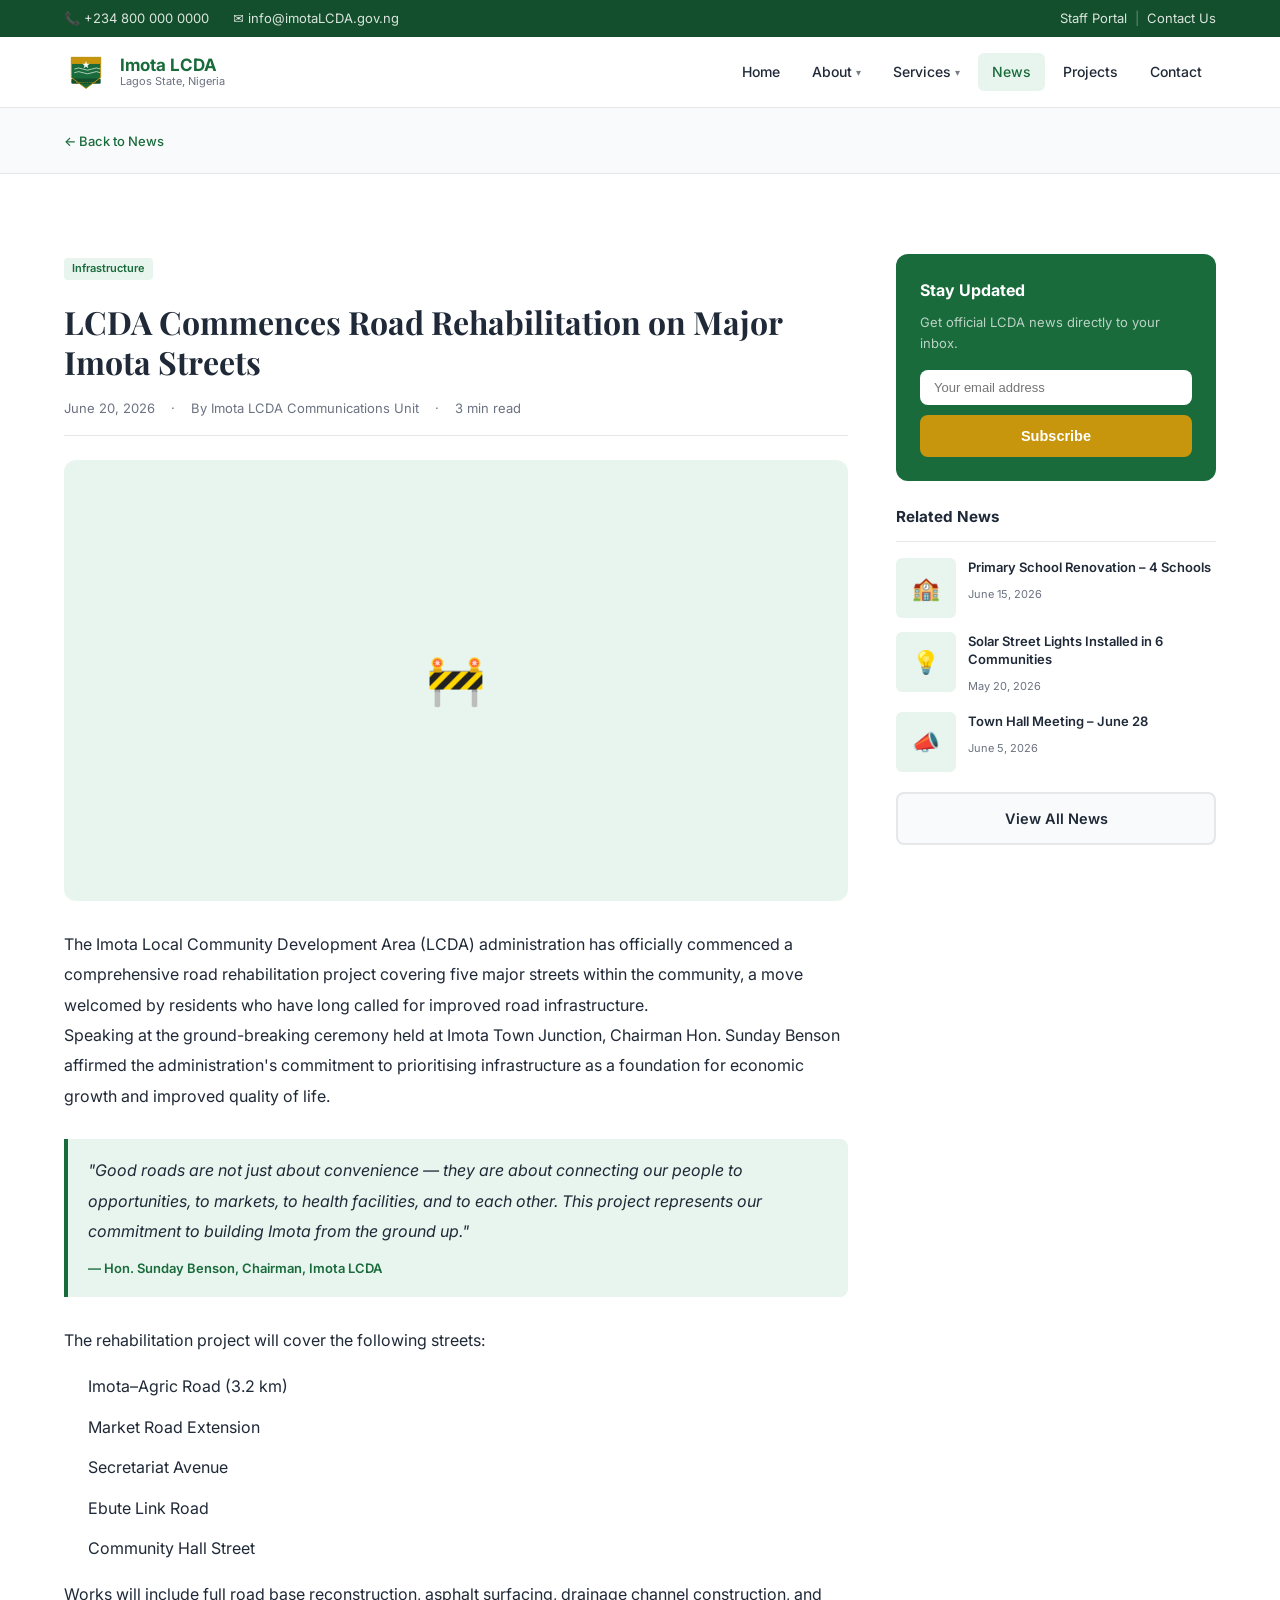
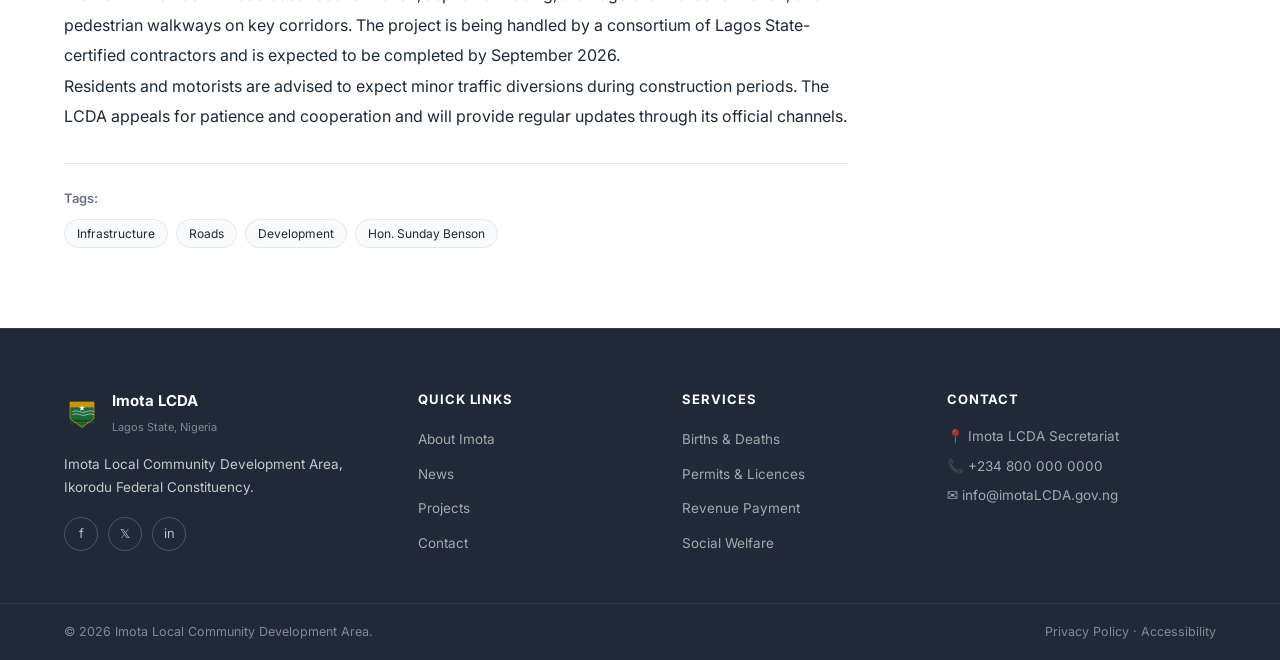
<file: news-detail.html>
<!DOCTYPE html>
<html lang="en">
<head>
  <meta charset="UTF-8" />
  <meta name="viewport" content="width=device-width, initial-scale=1.0" />
  <title>LCDA Commences Road Rehabilitation – Imota LCDA</title>
  <link rel="stylesheet" href="css/styles.css" />
  <link rel="icon" type="image/svg+xml" href="favicon.svg" />
  <link href="https://fonts.googleapis.com/css2?family=Inter:wght@300;400;500;600;700;800&family=Playfair+Display:wght@700;800&display=swap" rel="stylesheet" />
  <style>
    @media(max-width:700px){.article-layout{grid-template-columns:1fr!important}}
  </style>
</head>
<body>
  <div class="topbar">
    <div class="container topbar-inner">
      <span>📞 +234 800 000 0000</span>
      <span>✉️ info@imotaLCDA.gov.ng</span>
      <span class="topbar-right"><a href="portal.html" class="topbar-link">Staff Portal</a><span class="divider">|</span><a href="contact.html" class="topbar-link">Contact Us</a></span>
    </div>
  </div>
  <header class="navbar" id="navbar">
    <div class="container nav-inner">
      <a href="index.html" class="brand">
        <img src="images/coat-of-arms.svg" alt="Coat of Arms" class="brand-logo" />
        <div class="brand-text"><span class="brand-title">Imota LCDA</span><span class="brand-sub">Lagos State, Nigeria</span></div>
      </a>
      <nav class="nav-links" id="navLinks">
        <a href="index.html" class="nav-link">Home</a>
        <div class="dropdown">
          <a href="about.html" class="nav-link">About <span class="chevron">▾</span></a>
          <div class="dropdown-menu">
            <a href="about.html">About Imota</a><a href="chairman.html">Chairman's Message</a>
            <a href="council.html">Council Members</a><a href="history.html">Our History</a>
          </div>
        </div>
        <div class="dropdown">
          <a href="services.html" class="nav-link">Services <span class="chevron">▾</span></a>
          <div class="dropdown-menu">
            <a href="services.html#births">Births &amp; Deaths</a><a href="services.html#permits">Permits &amp; Licences</a>
            <a href="services.html#taxes">Revenue &amp; Taxes</a><a href="services.html#welfare">Social Welfare</a>
          </div>
        </div>
        <a href="news.html" class="nav-link active">News</a>
        <a href="projects.html" class="nav-link">Projects</a>
        <a href="contact.html" class="nav-link">Contact</a>
      </nav>
      <button class="hamburger" id="hamburger"><span></span><span></span><span></span></button>
    </div>
  </header>

  <section style="background:var(--gray-50);padding:20px 0;border-bottom:1px solid var(--border)">
    <div class="container"><a href="news.html" style="color:var(--green);font-size:13px;font-weight:500">← Back to News</a></div>
  </section>

  <section class="section">
    <div class="container">
      <div style="display:grid;grid-template-columns:1fr 320px;gap:48px;align-items:start" class="article-layout">

        <article>
          <div style="margin-bottom:16px"><span class="news-tag-inline">Infrastructure</span></div>
          <h1 style="font-family:'Playfair Display',serif;font-size:2rem;line-height:1.25;margin-bottom:16px">LCDA Commences Road Rehabilitation on Major Imota Streets</h1>
          <div style="display:flex;align-items:center;gap:16px;color:var(--text-muted);font-size:13px;border-bottom:1px solid var(--border);padding-bottom:16px;margin-bottom:24px;flex-wrap:wrap">
            <time>June 20, 2026</time>
            <span>·</span>
            <span>By Imota LCDA Communications Unit</span>
            <span>·</span>
            <span>3 min read</span>
          </div>

          <div style="background:var(--green-light);border-radius:var(--radius);aspect-ratio:16/9;display:flex;align-items:center;justify-content:center;margin-bottom:28px;color:var(--green);font-size:3rem">🚧</div>

          <div style="font-size:16px;line-height:1.9;color:var(--gray-700)">
            <p>The Imota Local Community Development Area (LCDA) administration has officially commenced a comprehensive road rehabilitation project covering five major streets within the community, a move welcomed by residents who have long called for improved road infrastructure.</p>

            <p>Speaking at the ground-breaking ceremony held at Imota Town Junction, Chairman Hon. Sunday Benson affirmed the administration's commitment to prioritising infrastructure as a foundation for economic growth and improved quality of life.</p>

            <blockquote style="border-left:4px solid var(--green);padding:16px 20px;margin:28px 0;background:var(--green-light);border-radius:0 8px 8px 0;font-style:italic;color:var(--gray-700)">"Good roads are not just about convenience — they are about connecting our people to opportunities, to markets, to health facilities, and to each other. This project represents our commitment to building Imota from the ground up."<footer style="margin-top:10px;font-size:13px;font-style:normal;font-weight:600;color:var(--green)">— Hon. Sunday Benson, Chairman, Imota LCDA</footer></blockquote>

            <p>The rehabilitation project will cover the following streets:</p>
            <ul style="padding-left:24px;margin:16px 0">
              <li style="margin-bottom:10px">Imota–Agric Road (3.2 km)</li>
              <li style="margin-bottom:10px">Market Road Extension</li>
              <li style="margin-bottom:10px">Secretariat Avenue</li>
              <li style="margin-bottom:10px">Ebute Link Road</li>
              <li style="margin-bottom:10px">Community Hall Street</li>
            </ul>

            <p>Works will include full road base reconstruction, asphalt surfacing, drainage channel construction, and pedestrian walkways on key corridors. The project is being handled by a consortium of Lagos State-certified contractors and is expected to be completed by September 2026.</p>

            <p>Residents and motorists are advised to expect minor traffic diversions during construction periods. The LCDA appeals for patience and cooperation and will provide regular updates through its official channels.</p>
          </div>

          <div style="margin-top:32px;padding-top:24px;border-top:1px solid var(--border)">
            <p style="font-size:13px;color:var(--text-muted);margin-bottom:10px;font-weight:600">Tags:</p>
            <div style="display:flex;flex-wrap:wrap;gap:8px">
              <span style="background:var(--gray-50);border:1px solid var(--border);border-radius:100px;padding:4px 12px;font-size:12px">Infrastructure</span>
              <span style="background:var(--gray-50);border:1px solid var(--border);border-radius:100px;padding:4px 12px;font-size:12px">Roads</span>
              <span style="background:var(--gray-50);border:1px solid var(--border);border-radius:100px;padding:4px 12px;font-size:12px">Development</span>
              <span style="background:var(--gray-50);border:1px solid var(--border);border-radius:100px;padding:4px 12px;font-size:12px">Hon. Sunday Benson</span>
            </div>
          </div>
        </article>

        <aside>
          <div style="background:var(--green);border-radius:var(--radius);padding:24px;margin-bottom:24px;color:var(--white)">
            <h3 style="color:var(--white);font-size:1rem;margin-bottom:8px">Stay Updated</h3>
            <p style="font-size:13px;color:rgba(255,255,255,.7);margin-bottom:16px">Get official LCDA news directly to your inbox.</p>
            <input type="email" placeholder="Your email address" style="width:100%;padding:10px 14px;border-radius:8px;border:none;font-size:13px;margin-bottom:10px;box-sizing:border-box" />
            <button class="btn" style="width:100%;background:var(--gold);color:var(--gray-900);border:none">Subscribe</button>
          </div>
          <div>
            <h3 style="font-size:.95rem;font-weight:700;margin-bottom:16px;padding-bottom:12px;border-bottom:1px solid var(--border)">Related News</h3>
            <div style="display:flex;flex-direction:column;gap:14px">
              <a href="news-detail.html" style="display:block;text-decoration:none;color:inherit">
                <div style="display:flex;gap:12px;align-items:flex-start">
                  <div style="width:60px;height:60px;border-radius:6px;background:var(--green-light);flex-shrink:0;display:flex;align-items:center;justify-content:center;font-size:1.4rem">🏫</div>
                  <div><p style="font-size:13px;font-weight:600;line-height:1.4;margin-bottom:4px">Primary School Renovation – 4 Schools</p><time style="font-size:11px;color:var(--text-muted)">June 15, 2026</time></div>
                </div>
              </a>
              <a href="news-detail.html" style="display:block;text-decoration:none;color:inherit">
                <div style="display:flex;gap:12px;align-items:flex-start">
                  <div style="width:60px;height:60px;border-radius:6px;background:var(--green-light);flex-shrink:0;display:flex;align-items:center;justify-content:center;font-size:1.4rem">💡</div>
                  <div><p style="font-size:13px;font-weight:600;line-height:1.4;margin-bottom:4px">Solar Street Lights Installed in 6 Communities</p><time style="font-size:11px;color:var(--text-muted)">May 20, 2026</time></div>
                </div>
              </a>
              <a href="news-detail.html" style="display:block;text-decoration:none;color:inherit">
                <div style="display:flex;gap:12px;align-items:flex-start">
                  <div style="width:60px;height:60px;border-radius:6px;background:var(--green-light);flex-shrink:0;display:flex;align-items:center;justify-content:center;font-size:1.4rem">📣</div>
                  <div><p style="font-size:13px;font-weight:600;line-height:1.4;margin-bottom:4px">Town Hall Meeting – June 28</p><time style="font-size:11px;color:var(--text-muted)">June 5, 2026</time></div>
                </div>
              </a>
            </div>
            <a href="news.html" class="btn" style="display:block;text-align:center;margin-top:20px;background:var(--gray-50);color:var(--gray-800);border-color:var(--border)">View All News</a>
          </div>
        </aside>

      </div>
    </div>
  </section>

  <footer class="footer">
    <div class="container footer-grid">
      <div class="footer-col brand-col"><div class="footer-brand"><img src="images/coat-of-arms.svg" alt="Coat of Arms" class="footer-logo" /><div><strong>Imota LCDA</strong><small>Lagos State, Nigeria</small></div></div><p class="footer-about">Imota Local Community Development Area, Ikorodu Federal Constituency.</p><div class="social-links"><a href="#" class="social-link">f</a><a href="#" class="social-link">𝕏</a><a href="#" class="social-link">in</a></div></div>
      <div class="footer-col"><h4>Quick Links</h4><ul><li><a href="about.html">About Imota</a></li><li><a href="news.html">News</a></li><li><a href="projects.html">Projects</a></li><li><a href="contact.html">Contact</a></li></ul></div>
      <div class="footer-col"><h4>Services</h4><ul><li><a href="services.html#births">Births &amp; Deaths</a></li><li><a href="services.html#permits">Permits &amp; Licences</a></li><li><a href="services.html#taxes">Revenue Payment</a></li><li><a href="services.html#welfare">Social Welfare</a></li></ul></div>
      <div class="footer-col"><h4>Contact</h4><address><p>📍 Imota LCDA Secretariat</p><p>📞 +234 800 000 0000</p><p>✉️ info@imotaLCDA.gov.ng</p></address></div>
    </div>
    <div class="footer-bottom"><div class="container"><span>© 2026 Imota Local Community Development Area.</span><span class="footer-bottom-links"><a href="privacy.html">Privacy Policy</a> · <a href="accessibility.html">Accessibility</a></span></div></div>
  </footer>
  <script src="js/main.js"></script>
</body>
</html>
</file>
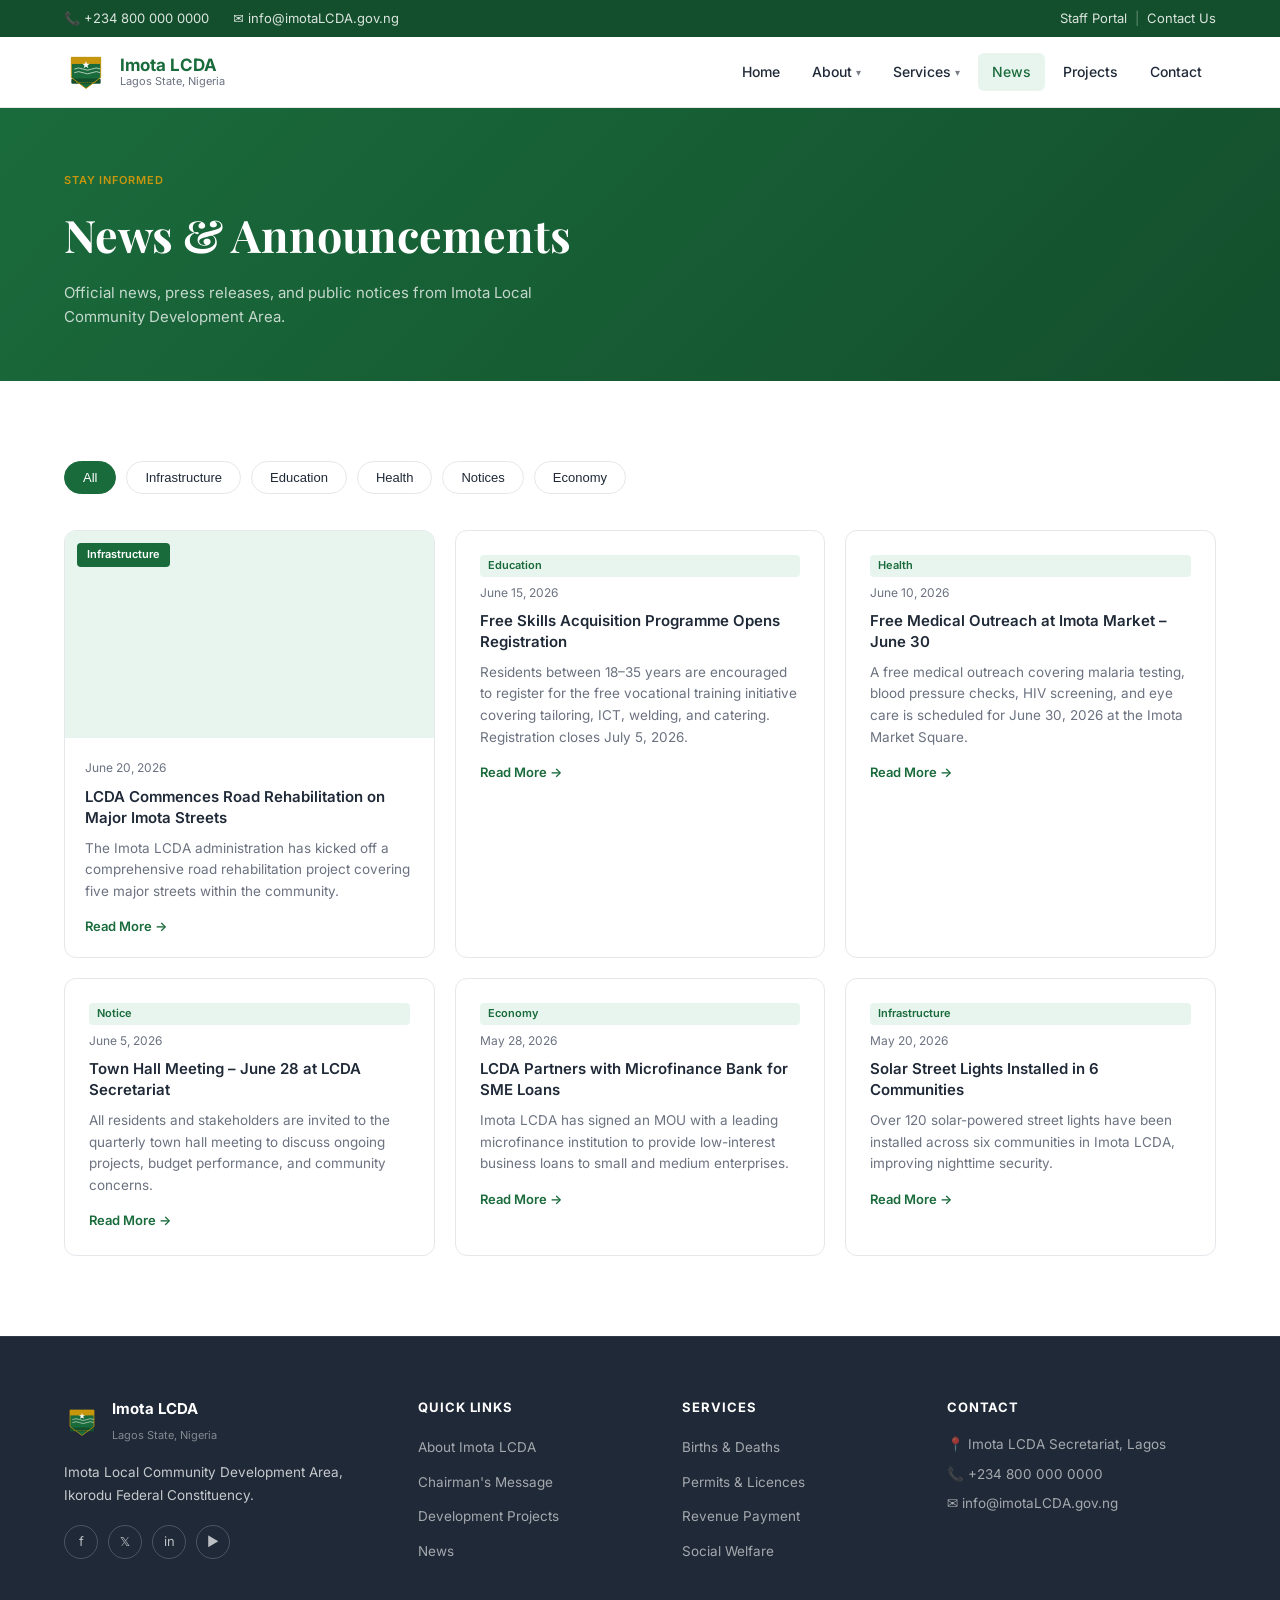
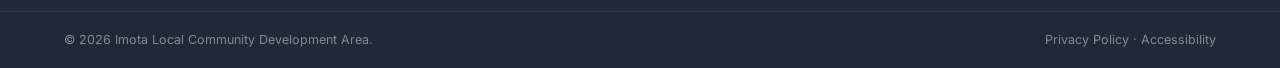
<file: news.html>
<!DOCTYPE html>
<html lang="en">
<head>
  <meta charset="UTF-8" />
  <meta name="viewport" content="width=device-width, initial-scale=1.0" />
  <title>News &amp; Announcements – Imota LCDA</title>
  <link rel="stylesheet" href="css/styles.css" />
  <link rel="icon" type="image/svg+xml" href="favicon.svg" />
  <link href="https://fonts.googleapis.com/css2?family=Inter:wght@300;400;500;600;700;800&family=Playfair+Display:wght@700;800&display=swap" rel="stylesheet" />
  <style>
    .filter-btn{padding:8px 18px;border-radius:100px;border:1.5px solid var(--border);background:var(--white);font-size:13px;font-weight:500;cursor:pointer;transition:all .2s;color:var(--gray-800)}
    .filter-btn:hover,.filter-btn.active{background:var(--green);color:var(--white);border-color:var(--green)}
    .news-card.hidden{display:none}
  </style>
</head>
<body>
  <div class="topbar">
    <div class="container topbar-inner">
      <span>📞 +234 800 000 0000</span>
      <span>✉️ info@imotaLCDA.gov.ng</span>
      <span class="topbar-right"><a href="portal.html" class="topbar-link">Staff Portal</a><span class="divider">|</span><a href="contact.html" class="topbar-link">Contact Us</a></span>
    </div>
  </div>
  <header class="navbar" id="navbar">
    <div class="container nav-inner">
      <a href="index.html" class="brand">
        <img src="images/coat-of-arms.svg" alt="Coat of Arms" class="brand-logo" />
        <div class="brand-text"><span class="brand-title">Imota LCDA</span><span class="brand-sub">Lagos State, Nigeria</span></div>
      </a>
      <nav class="nav-links" id="navLinks">
        <a href="index.html" class="nav-link">Home</a>
        <div class="dropdown">
          <a href="about.html" class="nav-link">About <span class="chevron">▾</span></a>
          <div class="dropdown-menu">
            <a href="about.html">About Imota</a><a href="chairman.html">Chairman's Message</a>
            <a href="council.html">Council Members</a><a href="history.html">Our History</a>
          </div>
        </div>
        <div class="dropdown">
          <a href="services.html" class="nav-link">Services <span class="chevron">▾</span></a>
          <div class="dropdown-menu">
            <a href="services.html#births">Births &amp; Deaths</a><a href="services.html#permits">Permits &amp; Licences</a>
            <a href="services.html#taxes">Revenue &amp; Taxes</a><a href="services.html#welfare">Social Welfare</a>
          </div>
        </div>
        <a href="news.html" class="nav-link active">News</a>
        <a href="projects.html" class="nav-link">Projects</a>
        <a href="contact.html" class="nav-link">Contact</a>
      </nav>
      <button class="hamburger" id="hamburger"><span></span><span></span><span></span></button>
    </div>
  </header>

  <section class="page-hero">
    <div class="container">
      <div class="page-hero-badge">Stay Informed</div>
      <h1>News &amp; Announcements</h1>
      <p>Official news, press releases, and public notices from Imota Local Community Development Area.</p>
    </div>
  </section>

  <section class="section">
    <div class="container">
      <div style="display:flex;gap:10px;flex-wrap:wrap;margin-bottom:36px" id="filterTabs">
        <button class="filter-btn active" data-filter="all">All</button>
        <button class="filter-btn" data-filter="Infrastructure">Infrastructure</button>
        <button class="filter-btn" data-filter="Education">Education</button>
        <button class="filter-btn" data-filter="Health">Health</button>
        <button class="filter-btn" data-filter="Notice">Notices</button>
        <button class="filter-btn" data-filter="Economy">Economy</button>
      </div>
      <div class="news-grid" id="newsGrid" style="grid-template-columns:repeat(auto-fill,minmax(300px,1fr));grid-template-rows:unset">

        <article class="news-card" data-category="Infrastructure">
          <div class="news-img-wrap" style="background:var(--green-light);aspect-ratio:16/9"><span class="news-tag">Infrastructure</span></div>
          <div class="news-body">
            <time class="news-date">June 20, 2026</time>
            <h3><a href="news-detail.html">LCDA Commences Road Rehabilitation on Major Imota Streets</a></h3>
            <p>The Imota LCDA administration has kicked off a comprehensive road rehabilitation project covering five major streets within the community.</p>
            <a href="news-detail.html" class="read-more">Read More →</a>
          </div>
        </article>

        <article class="news-card" data-category="Education">
          <div class="news-body" style="padding:24px">
            <span class="news-tag-inline">Education</span>
            <time class="news-date">June 15, 2026</time>
            <h3><a href="news-detail.html">Free Skills Acquisition Programme Opens Registration</a></h3>
            <p>Residents between 18–35 years are encouraged to register for the free vocational training initiative covering tailoring, ICT, welding, and catering. Registration closes July 5, 2026.</p>
            <a href="news-detail.html" class="read-more">Read More →</a>
          </div>
        </article>

        <article class="news-card" data-category="Health">
          <div class="news-body" style="padding:24px">
            <span class="news-tag-inline">Health</span>
            <time class="news-date">June 10, 2026</time>
            <h3><a href="news-detail.html">Free Medical Outreach at Imota Market – June 30</a></h3>
            <p>A free medical outreach covering malaria testing, blood pressure checks, HIV screening, and eye care is scheduled for June 30, 2026 at the Imota Market Square.</p>
            <a href="news-detail.html" class="read-more">Read More →</a>
          </div>
        </article>

        <article class="news-card" data-category="Notice">
          <div class="news-body" style="padding:24px">
            <span class="news-tag-inline">Notice</span>
            <time class="news-date">June 5, 2026</time>
            <h3><a href="news-detail.html">Town Hall Meeting – June 28 at LCDA Secretariat</a></h3>
            <p>All residents and stakeholders are invited to the quarterly town hall meeting to discuss ongoing projects, budget performance, and community concerns.</p>
            <a href="news-detail.html" class="read-more">Read More →</a>
          </div>
        </article>

        <article class="news-card" data-category="Economy">
          <div class="news-body" style="padding:24px">
            <span class="news-tag-inline">Economy</span>
            <time class="news-date">May 28, 2026</time>
            <h3><a href="news-detail.html">LCDA Partners with Microfinance Bank for SME Loans</a></h3>
            <p>Imota LCDA has signed an MOU with a leading microfinance institution to provide low-interest business loans to small and medium enterprises.</p>
            <a href="news-detail.html" class="read-more">Read More →</a>
          </div>
        </article>

        <article class="news-card" data-category="Infrastructure">
          <div class="news-body" style="padding:24px">
            <span class="news-tag-inline">Infrastructure</span>
            <time class="news-date">May 20, 2026</time>
            <h3><a href="news-detail.html">Solar Street Lights Installed in 6 Communities</a></h3>
            <p>Over 120 solar-powered street lights have been installed across six communities in Imota LCDA, improving nighttime security.</p>
            <a href="news-detail.html" class="read-more">Read More →</a>
          </div>
        </article>

      </div>
    </div>
  </section>

  <footer class="footer">
    <div class="container footer-grid">
      <div class="footer-col brand-col">
        <div class="footer-brand"><img src="images/coat-of-arms.svg" alt="Coat of Arms" class="footer-logo" /><div><strong>Imota LCDA</strong><small>Lagos State, Nigeria</small></div></div>
        <p class="footer-about">Imota Local Community Development Area, Ikorodu Federal Constituency.</p>
        <div class="social-links"><a href="#" class="social-link">f</a><a href="#" class="social-link">𝕏</a><a href="#" class="social-link">in</a><a href="#" class="social-link">▶</a></div>
      </div>
      <div class="footer-col"><h4>Quick Links</h4><ul><li><a href="about.html">About Imota LCDA</a></li><li><a href="chairman.html">Chairman's Message</a></li><li><a href="projects.html">Development Projects</a></li><li><a href="news.html">News</a></li></ul></div>
      <div class="footer-col"><h4>Services</h4><ul><li><a href="services.html#births">Births &amp; Deaths</a></li><li><a href="services.html#permits">Permits &amp; Licences</a></li><li><a href="services.html#taxes">Revenue Payment</a></li><li><a href="services.html#welfare">Social Welfare</a></li></ul></div>
      <div class="footer-col"><h4>Contact</h4><address><p>📍 Imota LCDA Secretariat, Lagos</p><p>📞 +234 800 000 0000</p><p>✉️ info@imotaLCDA.gov.ng</p></address></div>
    </div>
    <div class="footer-bottom"><div class="container"><span>© 2026 Imota Local Community Development Area.</span><span class="footer-bottom-links"><a href="privacy.html">Privacy Policy</a> · <a href="accessibility.html">Accessibility</a></span></div></div>
  </footer>
  <script src="js/main.js"></script>
  <script>
    document.querySelectorAll('.filter-btn').forEach(btn => {
      btn.addEventListener('click', () => {
        document.querySelectorAll('.filter-btn').forEach(b => b.classList.remove('active'));
        btn.classList.add('active');
        const filter = btn.dataset.filter;
        document.querySelectorAll('#newsGrid .news-card').forEach(card => {
          card.classList.toggle('hidden', filter !== 'all' && card.dataset.category !== filter);
        });
      });
    });
  </script>
</body>
</html>
</file>
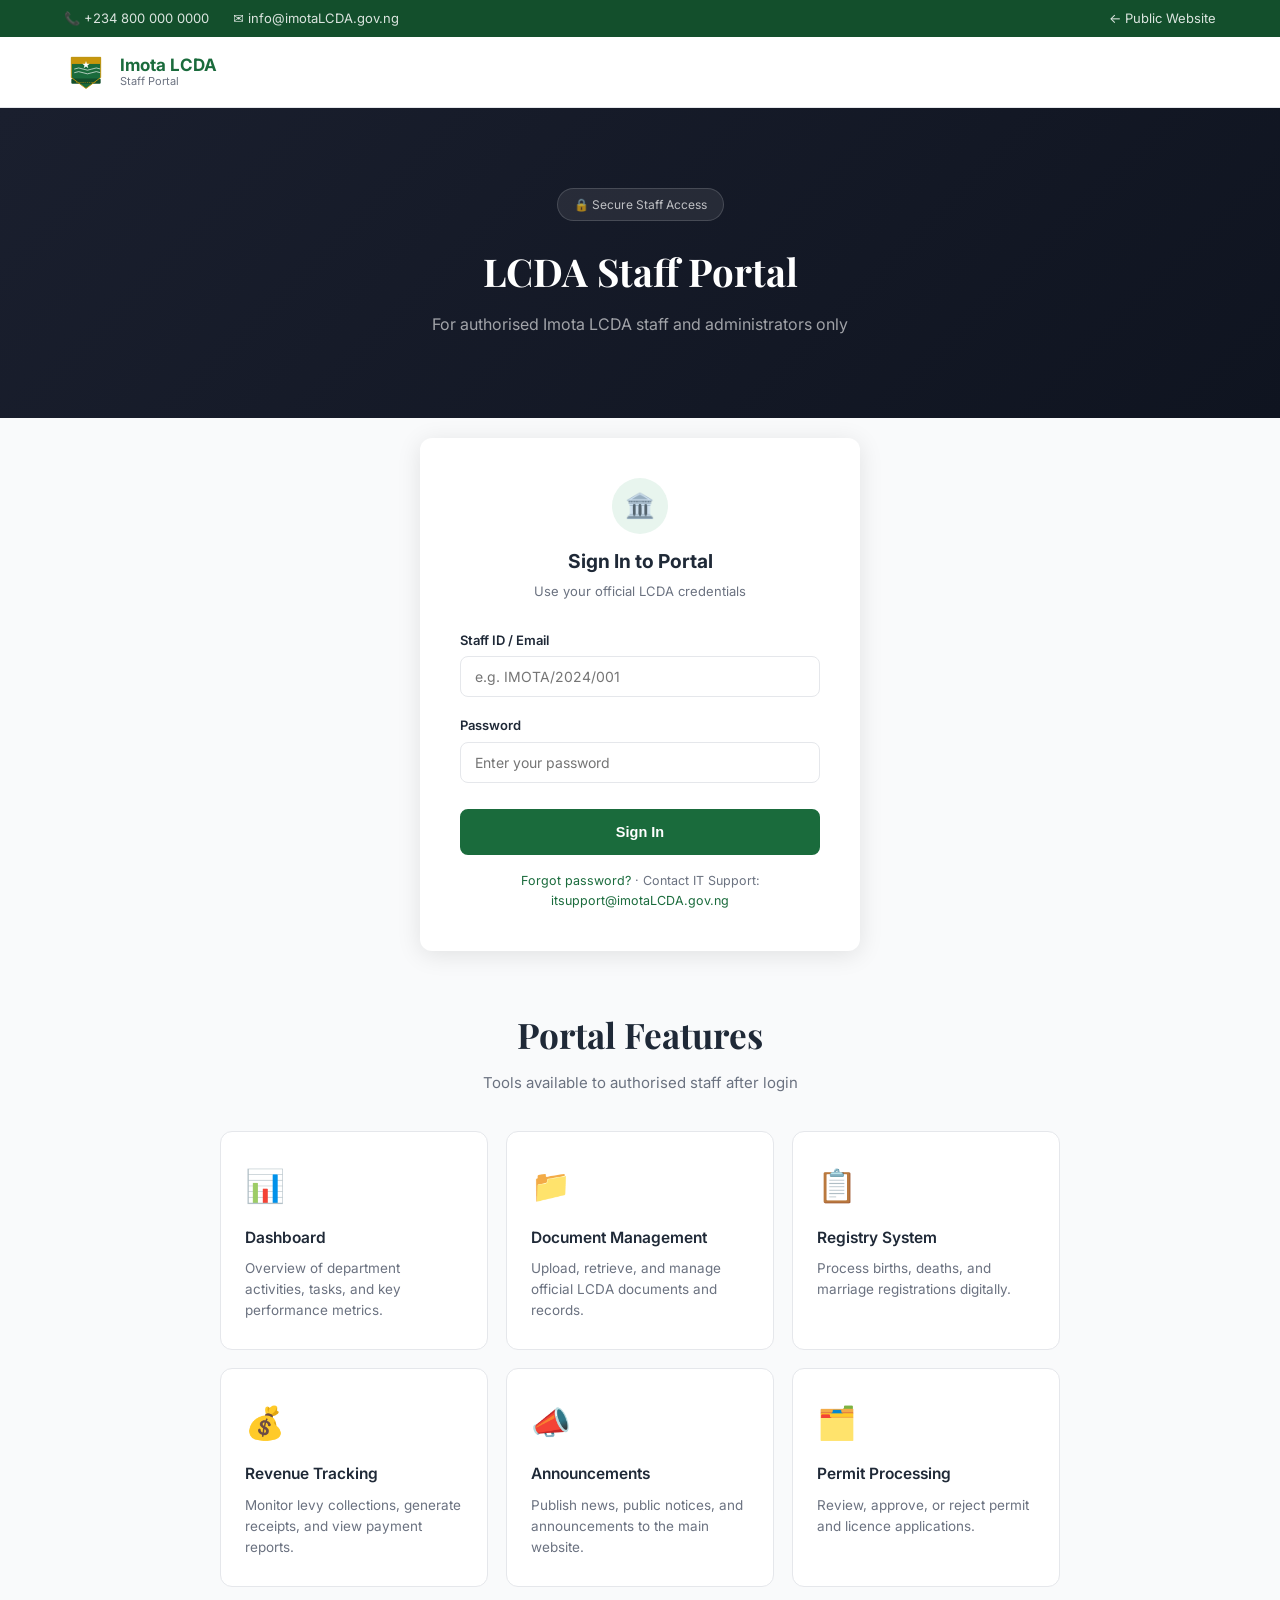
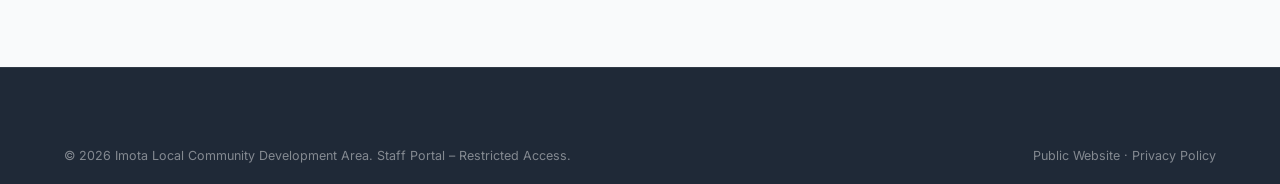
<file: portal.html>
<!DOCTYPE html>
<html lang="en">
<head>
  <meta charset="UTF-8" />
  <meta name="viewport" content="width=device-width, initial-scale=1.0" />
  <title>Staff Portal – Imota LCDA</title>
  <link rel="stylesheet" href="css/styles.css" />
  <link rel="icon" type="image/svg+xml" href="favicon.svg" />
  <link href="https://fonts.googleapis.com/css2?family=Inter:wght@300;400;500;600;700;800&family=Playfair+Display:wght@700;800&display=swap" rel="stylesheet" />
</head>
<body>
  <div class="topbar">
    <div class="container topbar-inner">
      <span>📞 +234 800 000 0000</span>
      <span>✉️ info@imotaLCDA.gov.ng</span>
      <span class="topbar-right"><a href="index.html" class="topbar-link">← Public Website</a></span>
    </div>
  </div>
  <header class="navbar" id="navbar">
    <div class="container nav-inner">
      <a href="index.html" class="brand">
        <img src="images/coat-of-arms.svg" alt="Coat of Arms" class="brand-logo" />
        <div class="brand-text"><span class="brand-title">Imota LCDA</span><span class="brand-sub">Staff Portal</span></div>
      </a>
    </div>
  </header>

  <section class="portal-hero">
    <div class="container">
      <div style="display:inline-flex;align-items:center;gap:10px;background:rgba(255,255,255,.08);border:1px solid rgba(255,255,255,.15);border-radius:100px;padding:6px 16px;font-size:12px;color:rgba(255,255,255,.7);margin-bottom:20px">🔒 Secure Staff Access</div>
      <h1>LCDA Staff Portal</h1>
      <p style="color:rgba(255,255,255,.6);margin-top:8px">For authorised Imota LCDA staff and administrators only</p>
    </div>
  </section>

  <section class="section" style="background:var(--gray-50);padding-top:60px">
    <div class="container">
      <div class="login-card">
        <div style="text-align:center;margin-bottom:28px">
          <div style="width:56px;height:56px;background:var(--green-light);border-radius:50%;display:flex;align-items:center;justify-content:center;font-size:1.5rem;margin:0 auto 12px">🏛️</div>
          <h2 style="font-size:1.2rem;margin-bottom:4px">Sign In to Portal</h2>
          <p style="font-size:13px;color:var(--text-muted)">Use your official LCDA credentials</p>
        </div>
        <form id="portalLoginForm">
          <div class="form-group"><label for="staffId">Staff ID / Email</label><input type="text" id="staffId" placeholder="e.g. IMOTA/2024/001" required /></div>
          <div class="form-group"><label for="password">Password</label><input type="password" id="password" placeholder="Enter your password" required /></div>
          <button type="submit" class="btn btn-primary" style="width:100%;margin-top:8px">Sign In</button>
        </form>
        <p class="login-note" style="margin-top:16px">
          <a href="contact.html" style="color:var(--green)">Forgot password?</a> · Contact IT Support: <a href="mailto:itsupport@imotaLCDA.gov.ng" style="color:var(--green)">itsupport@imotaLCDA.gov.ng</a>
        </p>
      </div>

      <div style="max-width:840px;margin:56px auto 0">
        <h2 class="section-title" style="text-align:center;margin-bottom:8px">Portal Features</h2>
        <p class="section-sub" style="text-align:center;margin-bottom:36px">Tools available to authorised staff after login</p>
        <div class="services-grid" style="grid-template-columns:repeat(auto-fill,minmax(220px,1fr))">
          <div class="service-card" style="cursor:default"><div class="service-icon">📊</div><h3>Dashboard</h3><p>Overview of department activities, tasks, and key performance metrics.</p></div>
          <div class="service-card" style="cursor:default"><div class="service-icon">📁</div><h3>Document Management</h3><p>Upload, retrieve, and manage official LCDA documents and records.</p></div>
          <div class="service-card" style="cursor:default"><div class="service-icon">📋</div><h3>Registry System</h3><p>Process births, deaths, and marriage registrations digitally.</p></div>
          <div class="service-card" style="cursor:default"><div class="service-icon">💰</div><h3>Revenue Tracking</h3><p>Monitor levy collections, generate receipts, and view payment reports.</p></div>
          <div class="service-card" style="cursor:default"><div class="service-icon">📣</div><h3>Announcements</h3><p>Publish news, public notices, and announcements to the main website.</p></div>
          <div class="service-card" style="cursor:default"><div class="service-icon">🗂️</div><h3>Permit Processing</h3><p>Review, approve, or reject permit and licence applications.</p></div>
        </div>
      </div>
    </div>
  </section>

  <footer class="footer" style="margin-top:0">
    <div class="footer-bottom" style="border-top:none"><div class="container">
      <span>© 2026 Imota Local Community Development Area. Staff Portal – Restricted Access.</span>
      <span class="footer-bottom-links"><a href="index.html">Public Website</a> · <a href="privacy.html">Privacy Policy</a></span>
    </div></div>
  </footer>
  <script src="js/main.js"></script>
  <script>
    document.getElementById('portalLoginForm').addEventListener('submit', e => {
      e.preventDefault();
      const btn = e.target.querySelector('button');
      btn.textContent = 'Signing in…';
      setTimeout(() => { btn.textContent = 'Sign In'; alert('Portal login requires backend integration. Please contact IT Support.'); }, 1200);
    });
  </script>
</body>
</html>
</file>
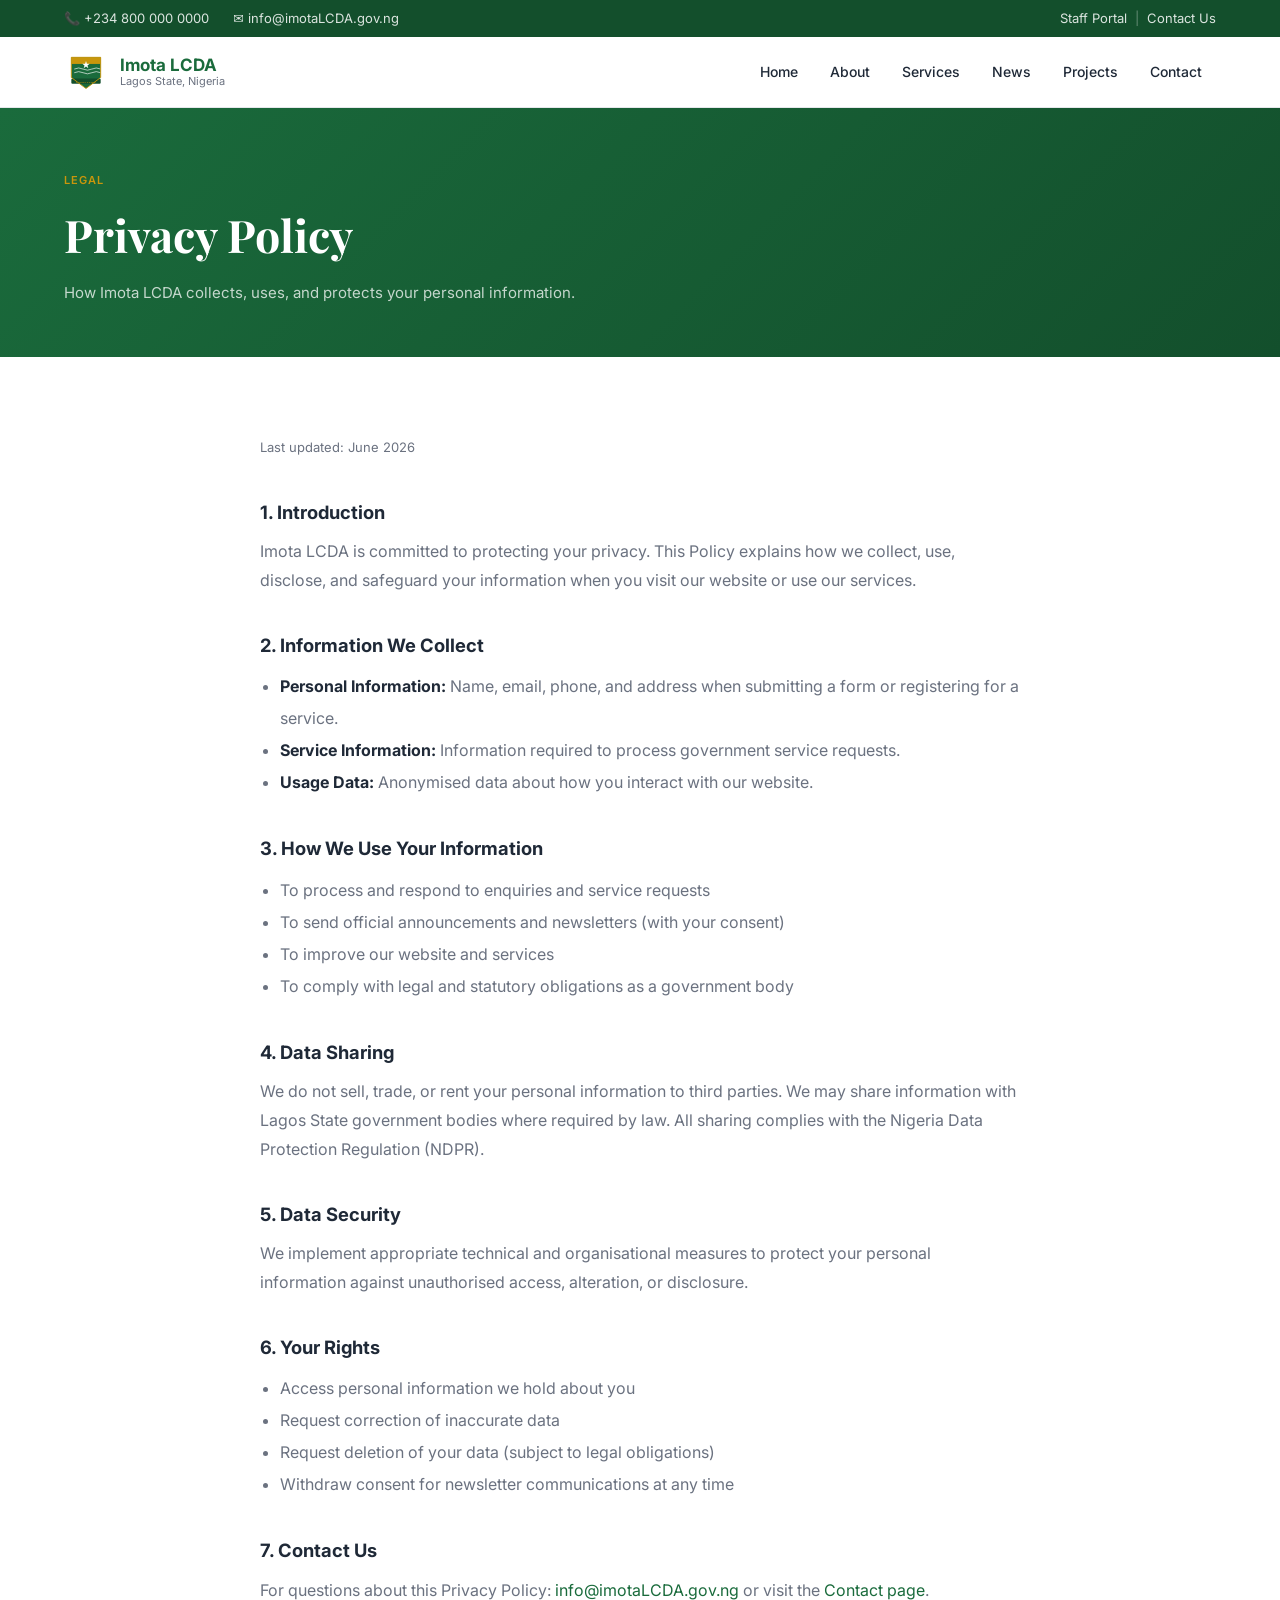
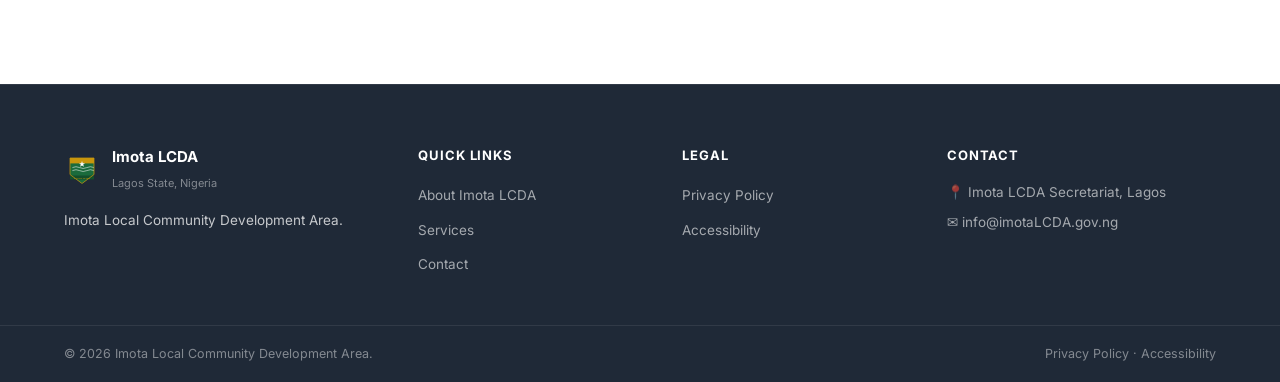
<file: privacy.html>
<!DOCTYPE html>
<html lang="en">
<head>
  <meta charset="UTF-8" />
  <meta name="viewport" content="width=device-width, initial-scale=1.0" />
  <title>Privacy Policy – Imota LCDA</title>
  <link rel="stylesheet" href="css/styles.css" />
  <link rel="icon" type="image/svg+xml" href="favicon.svg" />
  <link href="https://fonts.googleapis.com/css2?family=Inter:wght@300;400;500;600;700;800&family=Playfair+Display:wght@700;800&display=swap" rel="stylesheet" />
</head>
<body>
  <div class="topbar">
    <div class="container topbar-inner">
      <span>📞 +234 800 000 0000</span>
      <span>✉️ info@imotaLCDA.gov.ng</span>
      <span class="topbar-right"><a href="portal.html" class="topbar-link">Staff Portal</a><span class="divider">|</span><a href="contact.html" class="topbar-link">Contact Us</a></span>
    </div>
  </div>
  <header class="navbar" id="navbar">
    <div class="container nav-inner">
      <a href="index.html" class="brand">
        <img src="images/coat-of-arms.svg" alt="Coat of Arms" class="brand-logo" />
        <div class="brand-text"><span class="brand-title">Imota LCDA</span><span class="brand-sub">Lagos State, Nigeria</span></div>
      </a>
      <nav class="nav-links" id="navLinks">
        <a href="index.html" class="nav-link">Home</a>
        <a href="about.html" class="nav-link">About</a>
        <a href="services.html" class="nav-link">Services</a>
        <a href="news.html" class="nav-link">News</a>
        <a href="projects.html" class="nav-link">Projects</a>
        <a href="contact.html" class="nav-link">Contact</a>
      </nav>
      <button class="hamburger" id="hamburger"><span></span><span></span><span></span></button>
    </div>
  </header>

  <section class="page-hero">
    <div class="container">
      <div class="page-hero-badge">Legal</div>
      <h1>Privacy Policy</h1>
      <p>How Imota LCDA collects, uses, and protects your personal information.</p>
    </div>
  </section>

  <section class="section">
    <div class="container">
      <div style="max-width:760px;margin:0 auto">
        <p style="color:var(--text-muted);font-size:13px;margin-bottom:40px">Last updated: June 2026</p>
        <div style="display:flex;flex-direction:column;gap:36px">
          <div><h2 style="font-size:1.15rem;font-weight:700;margin-bottom:10px">1. Introduction</h2><p style="color:var(--text-muted);line-height:1.8">Imota LCDA is committed to protecting your privacy. This Policy explains how we collect, use, disclose, and safeguard your information when you visit our website or use our services.</p></div>
          <div><h2 style="font-size:1.15rem;font-weight:700;margin-bottom:10px">2. Information We Collect</h2><ul style="list-style:disc;padding-left:20px;color:var(--text-muted);line-height:2"><li><strong style="color:var(--gray-800)">Personal Information:</strong> Name, email, phone, and address when submitting a form or registering for a service.</li><li><strong style="color:var(--gray-800)">Service Information:</strong> Information required to process government service requests.</li><li><strong style="color:var(--gray-800)">Usage Data:</strong> Anonymised data about how you interact with our website.</li></ul></div>
          <div><h2 style="font-size:1.15rem;font-weight:700;margin-bottom:10px">3. How We Use Your Information</h2><ul style="list-style:disc;padding-left:20px;color:var(--text-muted);line-height:2"><li>To process and respond to enquiries and service requests</li><li>To send official announcements and newsletters (with your consent)</li><li>To improve our website and services</li><li>To comply with legal and statutory obligations as a government body</li></ul></div>
          <div><h2 style="font-size:1.15rem;font-weight:700;margin-bottom:10px">4. Data Sharing</h2><p style="color:var(--text-muted);line-height:1.8">We do not sell, trade, or rent your personal information to third parties. We may share information with Lagos State government bodies where required by law. All sharing complies with the Nigeria Data Protection Regulation (NDPR).</p></div>
          <div><h2 style="font-size:1.15rem;font-weight:700;margin-bottom:10px">5. Data Security</h2><p style="color:var(--text-muted);line-height:1.8">We implement appropriate technical and organisational measures to protect your personal information against unauthorised access, alteration, or disclosure.</p></div>
          <div><h2 style="font-size:1.15rem;font-weight:700;margin-bottom:10px">6. Your Rights</h2><ul style="list-style:disc;padding-left:20px;color:var(--text-muted);line-height:2"><li>Access personal information we hold about you</li><li>Request correction of inaccurate data</li><li>Request deletion of your data (subject to legal obligations)</li><li>Withdraw consent for newsletter communications at any time</li></ul></div>
          <div><h2 style="font-size:1.15rem;font-weight:700;margin-bottom:10px">7. Contact Us</h2><p style="color:var(--text-muted);line-height:1.8">For questions about this Privacy Policy: <a href="mailto:info@imotaLCDA.gov.ng" style="color:var(--green)">info@imotaLCDA.gov.ng</a> or visit the <a href="contact.html" style="color:var(--green)">Contact page</a>.</p></div>
        </div>
      </div>
    </div>
  </section>

  <footer class="footer">
    <div class="container footer-grid">
      <div class="footer-col brand-col"><div class="footer-brand"><img src="images/coat-of-arms.svg" alt="Coat of Arms" class="footer-logo" /><div><strong>Imota LCDA</strong><small>Lagos State, Nigeria</small></div></div><p class="footer-about">Imota Local Community Development Area.</p></div>
      <div class="footer-col"><h4>Quick Links</h4><ul><li><a href="about.html">About Imota LCDA</a></li><li><a href="services.html">Services</a></li><li><a href="contact.html">Contact</a></li></ul></div>
      <div class="footer-col"><h4>Legal</h4><ul><li><a href="privacy.html">Privacy Policy</a></li><li><a href="accessibility.html">Accessibility</a></li></ul></div>
      <div class="footer-col"><h4>Contact</h4><address><p>📍 Imota LCDA Secretariat, Lagos</p><p>✉️ info@imotaLCDA.gov.ng</p></address></div>
    </div>
    <div class="footer-bottom"><div class="container"><span>© 2026 Imota Local Community Development Area.</span><span class="footer-bottom-links"><a href="privacy.html">Privacy Policy</a> · <a href="accessibility.html">Accessibility</a></span></div></div>
  </footer>
  <script src="js/main.js"></script>
</body>
</html>
</file>
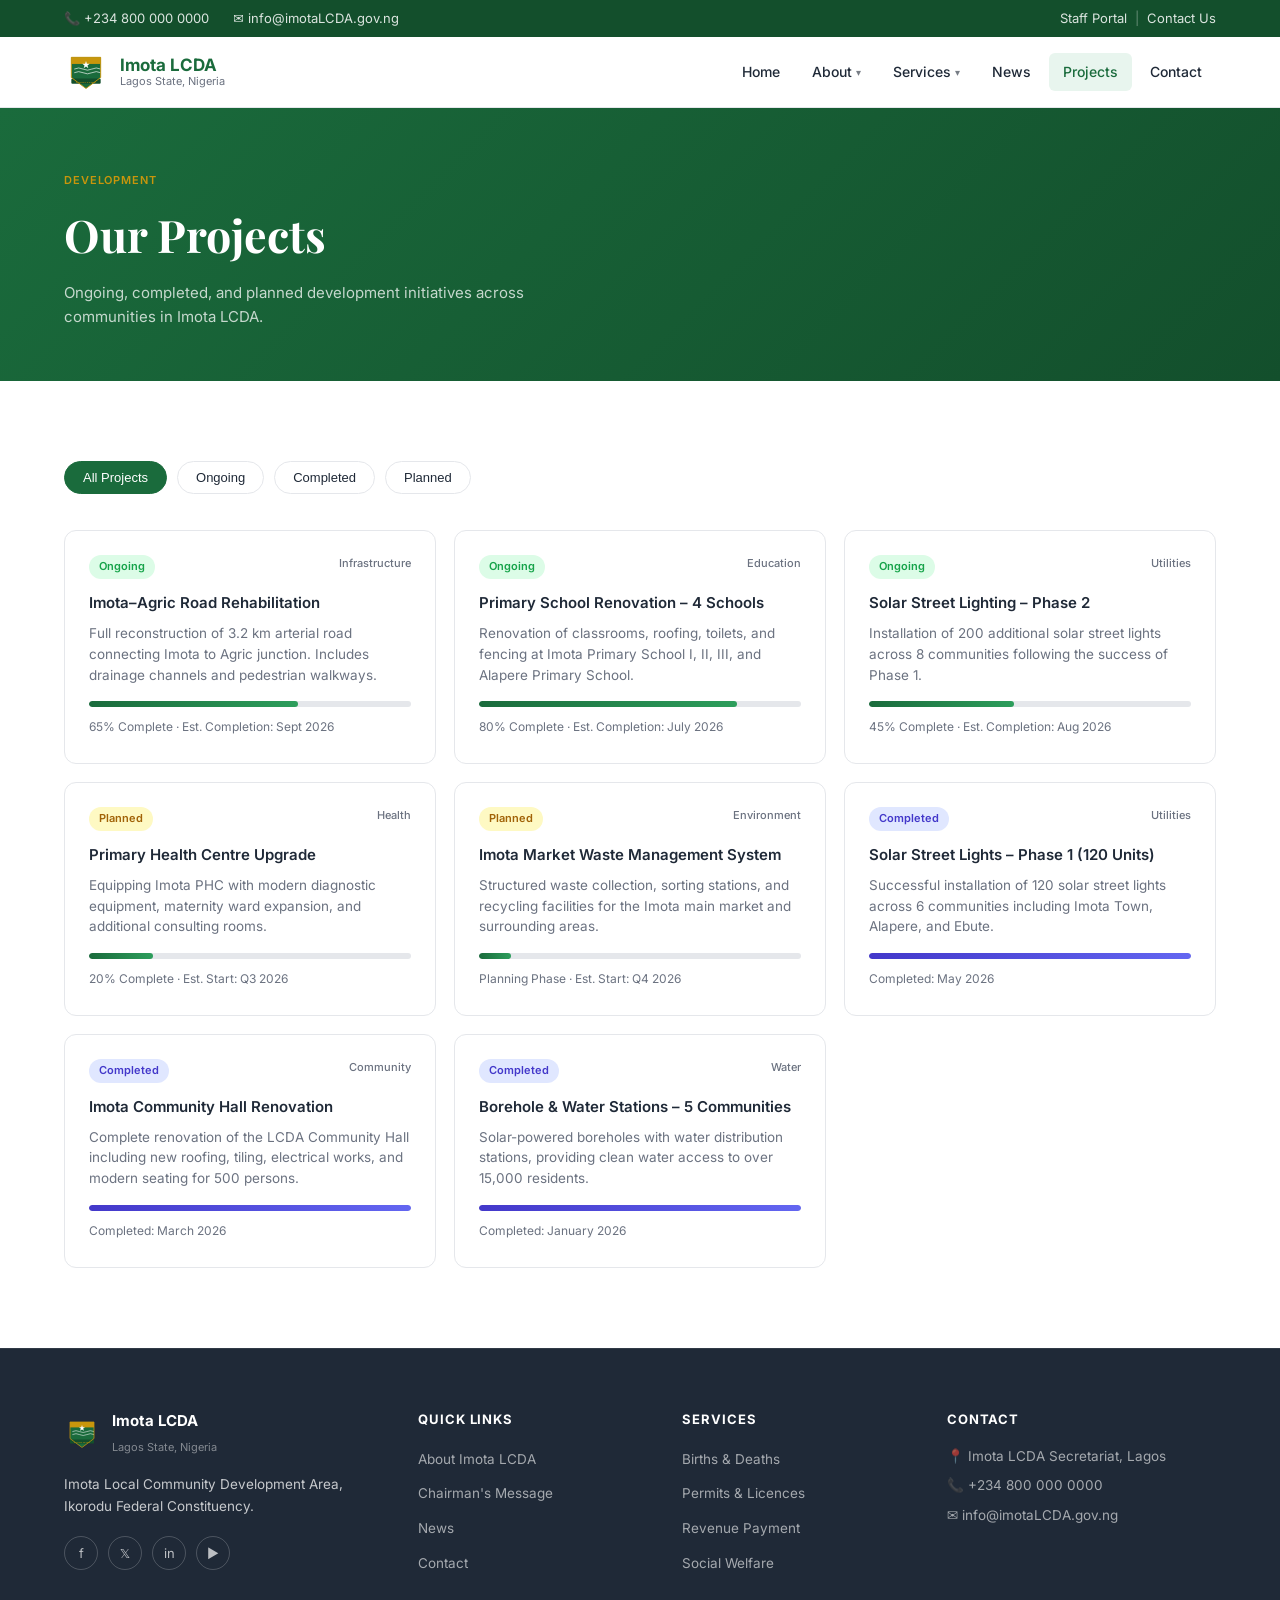
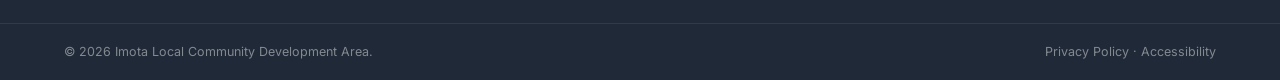
<file: projects.html>
<!DOCTYPE html>
<html lang="en">
<head>
  <meta charset="UTF-8" />
  <meta name="viewport" content="width=device-width, initial-scale=1.0" />
  <title>Projects – Imota LCDA</title>
  <link rel="stylesheet" href="css/styles.css" />
  <link rel="icon" type="image/svg+xml" href="favicon.svg" />
  <link href="https://fonts.googleapis.com/css2?family=Inter:wght@300;400;500;600;700;800&family=Playfair+Display:wght@700;800&display=swap" rel="stylesheet" />
  <style>
    .filter-btn{padding:8px 18px;border-radius:100px;border:1.5px solid var(--border);background:var(--white);font-size:13px;font-weight:500;cursor:pointer;transition:all .2s;color:var(--gray-800)}
    .filter-btn:hover,.filter-btn.active{background:var(--green);color:var(--white);border-color:var(--green)}
    .project-card.hidden{display:none}
  </style>
</head>
<body>
  <div class="topbar">
    <div class="container topbar-inner">
      <span>📞 +234 800 000 0000</span>
      <span>✉️ info@imotaLCDA.gov.ng</span>
      <span class="topbar-right"><a href="portal.html" class="topbar-link">Staff Portal</a><span class="divider">|</span><a href="contact.html" class="topbar-link">Contact Us</a></span>
    </div>
  </div>
  <header class="navbar" id="navbar">
    <div class="container nav-inner">
      <a href="index.html" class="brand">
        <img src="images/coat-of-arms.svg" alt="Coat of Arms" class="brand-logo" />
        <div class="brand-text"><span class="brand-title">Imota LCDA</span><span class="brand-sub">Lagos State, Nigeria</span></div>
      </a>
      <nav class="nav-links" id="navLinks">
        <a href="index.html" class="nav-link">Home</a>
        <div class="dropdown">
          <a href="about.html" class="nav-link">About <span class="chevron">▾</span></a>
          <div class="dropdown-menu">
            <a href="about.html">About Imota</a><a href="chairman.html">Chairman's Message</a>
            <a href="council.html">Council Members</a><a href="history.html">Our History</a>
          </div>
        </div>
        <div class="dropdown">
          <a href="services.html" class="nav-link">Services <span class="chevron">▾</span></a>
          <div class="dropdown-menu">
            <a href="services.html#births">Births &amp; Deaths</a><a href="services.html#permits">Permits &amp; Licences</a>
            <a href="services.html#taxes">Revenue &amp; Taxes</a><a href="services.html#welfare">Social Welfare</a>
          </div>
        </div>
        <a href="news.html" class="nav-link">News</a>
        <a href="projects.html" class="nav-link active">Projects</a>
        <a href="contact.html" class="nav-link">Contact</a>
      </nav>
      <button class="hamburger" id="hamburger"><span></span><span></span><span></span></button>
    </div>
  </header>

  <section class="page-hero">
    <div class="container">
      <div class="page-hero-badge">Development</div>
      <h1>Our Projects</h1>
      <p>Ongoing, completed, and planned development initiatives across communities in Imota LCDA.</p>
    </div>
  </section>

  <section class="section">
    <div class="container">
      <div style="display:flex;gap:10px;flex-wrap:wrap;margin-bottom:36px">
        <button class="filter-btn active" data-filter="all">All Projects</button>
        <button class="filter-btn" data-filter="ongoing">Ongoing</button>
        <button class="filter-btn" data-filter="completed">Completed</button>
        <button class="filter-btn" data-filter="planned">Planned</button>
      </div>
      <div class="projects-grid" id="projectsGrid">
        <div class="project-card" data-status="ongoing">
          <div class="project-header"><span class="project-status active">Ongoing</span><span class="project-dept">Infrastructure</span></div>
          <h3>Imota–Agric Road Rehabilitation</h3>
          <p>Full reconstruction of 3.2 km arterial road connecting Imota to Agric junction. Includes drainage channels and pedestrian walkways.</p>
          <div class="progress-bar-wrap"><div class="progress-bar" style="width:65%"></div></div>
          <span class="progress-label">65% Complete · Est. Completion: Sept 2026</span>
        </div>
        <div class="project-card" data-status="ongoing">
          <div class="project-header"><span class="project-status active">Ongoing</span><span class="project-dept">Education</span></div>
          <h3>Primary School Renovation – 4 Schools</h3>
          <p>Renovation of classrooms, roofing, toilets, and fencing at Imota Primary School I, II, III, and Alapere Primary School.</p>
          <div class="progress-bar-wrap"><div class="progress-bar" style="width:80%"></div></div>
          <span class="progress-label">80% Complete · Est. Completion: July 2026</span>
        </div>
        <div class="project-card" data-status="ongoing">
          <div class="project-header"><span class="project-status active">Ongoing</span><span class="project-dept">Utilities</span></div>
          <h3>Solar Street Lighting – Phase 2</h3>
          <p>Installation of 200 additional solar street lights across 8 communities following the success of Phase 1.</p>
          <div class="progress-bar-wrap"><div class="progress-bar" style="width:45%"></div></div>
          <span class="progress-label">45% Complete · Est. Completion: Aug 2026</span>
        </div>
        <div class="project-card" data-status="planned">
          <div class="project-header"><span class="project-status planned">Planned</span><span class="project-dept">Health</span></div>
          <h3>Primary Health Centre Upgrade</h3>
          <p>Equipping Imota PHC with modern diagnostic equipment, maternity ward expansion, and additional consulting rooms.</p>
          <div class="progress-bar-wrap"><div class="progress-bar" style="width:20%"></div></div>
          <span class="progress-label">20% Complete · Est. Start: Q3 2026</span>
        </div>
        <div class="project-card" data-status="planned">
          <div class="project-header"><span class="project-status planned">Planned</span><span class="project-dept">Environment</span></div>
          <h3>Imota Market Waste Management System</h3>
          <p>Structured waste collection, sorting stations, and recycling facilities for the Imota main market and surrounding areas.</p>
          <div class="progress-bar-wrap"><div class="progress-bar" style="width:10%"></div></div>
          <span class="progress-label">Planning Phase · Est. Start: Q4 2026</span>
        </div>
        <div class="project-card" data-status="completed">
          <div class="project-header"><span class="project-status completed">Completed</span><span class="project-dept">Utilities</span></div>
          <h3>Solar Street Lights – Phase 1 (120 Units)</h3>
          <p>Successful installation of 120 solar street lights across 6 communities including Imota Town, Alapere, and Ebute.</p>
          <div class="progress-bar-wrap"><div class="progress-bar" style="width:100%;background:linear-gradient(90deg,#4338ca,#6366f1)"></div></div>
          <span class="progress-label">Completed: May 2026</span>
        </div>
        <div class="project-card" data-status="completed">
          <div class="project-header"><span class="project-status completed">Completed</span><span class="project-dept">Community</span></div>
          <h3>Imota Community Hall Renovation</h3>
          <p>Complete renovation of the LCDA Community Hall including new roofing, tiling, electrical works, and modern seating for 500 persons.</p>
          <div class="progress-bar-wrap"><div class="progress-bar" style="width:100%;background:linear-gradient(90deg,#4338ca,#6366f1)"></div></div>
          <span class="progress-label">Completed: March 2026</span>
        </div>
        <div class="project-card" data-status="completed">
          <div class="project-header"><span class="project-status completed">Completed</span><span class="project-dept">Water</span></div>
          <h3>Borehole &amp; Water Stations – 5 Communities</h3>
          <p>Solar-powered boreholes with water distribution stations, providing clean water access to over 15,000 residents.</p>
          <div class="progress-bar-wrap"><div class="progress-bar" style="width:100%;background:linear-gradient(90deg,#4338ca,#6366f1)"></div></div>
          <span class="progress-label">Completed: January 2026</span>
        </div>
      </div>
    </div>
  </section>

  <footer class="footer">
    <div class="container footer-grid">
      <div class="footer-col brand-col">
        <div class="footer-brand"><img src="images/coat-of-arms.svg" alt="Coat of Arms" class="footer-logo" /><div><strong>Imota LCDA</strong><small>Lagos State, Nigeria</small></div></div>
        <p class="footer-about">Imota Local Community Development Area, Ikorodu Federal Constituency.</p>
        <div class="social-links"><a href="#" class="social-link">f</a><a href="#" class="social-link">𝕏</a><a href="#" class="social-link">in</a><a href="#" class="social-link">▶</a></div>
      </div>
      <div class="footer-col"><h4>Quick Links</h4><ul><li><a href="about.html">About Imota LCDA</a></li><li><a href="chairman.html">Chairman's Message</a></li><li><a href="news.html">News</a></li><li><a href="contact.html">Contact</a></li></ul></div>
      <div class="footer-col"><h4>Services</h4><ul><li><a href="services.html#births">Births &amp; Deaths</a></li><li><a href="services.html#permits">Permits &amp; Licences</a></li><li><a href="services.html#taxes">Revenue Payment</a></li><li><a href="services.html#welfare">Social Welfare</a></li></ul></div>
      <div class="footer-col"><h4>Contact</h4><address><p>📍 Imota LCDA Secretariat, Lagos</p><p>📞 +234 800 000 0000</p><p>✉️ info@imotaLCDA.gov.ng</p></address></div>
    </div>
    <div class="footer-bottom"><div class="container"><span>© 2026 Imota Local Community Development Area.</span><span class="footer-bottom-links"><a href="privacy.html">Privacy Policy</a> · <a href="accessibility.html">Accessibility</a></span></div></div>
  </footer>
  <script src="js/main.js"></script>
  <script>
    document.querySelectorAll('.filter-btn').forEach(btn => {
      btn.addEventListener('click', () => {
        document.querySelectorAll('.filter-btn').forEach(b => b.classList.remove('active'));
        btn.classList.add('active');
        const filter = btn.dataset.filter;
        document.querySelectorAll('#projectsGrid .project-card').forEach(card => {
          card.classList.toggle('hidden', filter !== 'all' && card.dataset.status !== filter);
        });
      });
    });
  </script>
</body>
</html>
</file>
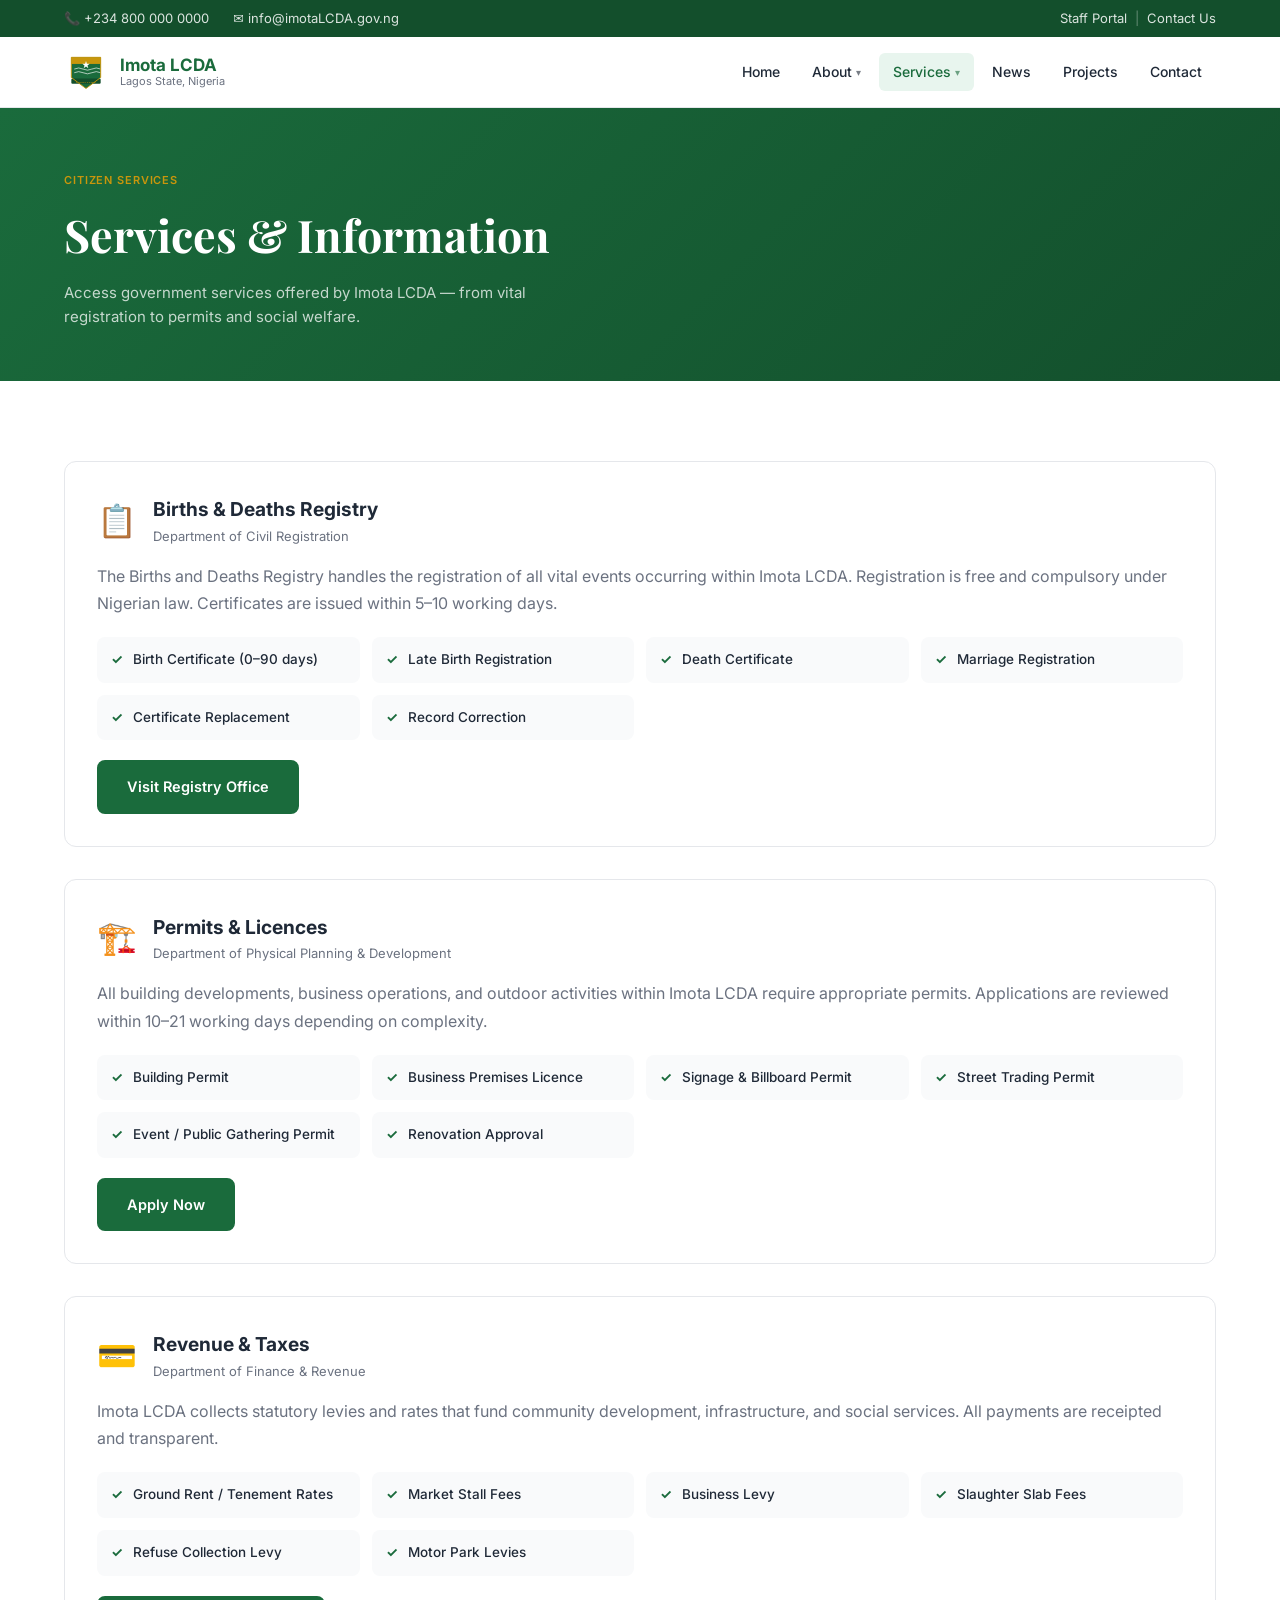
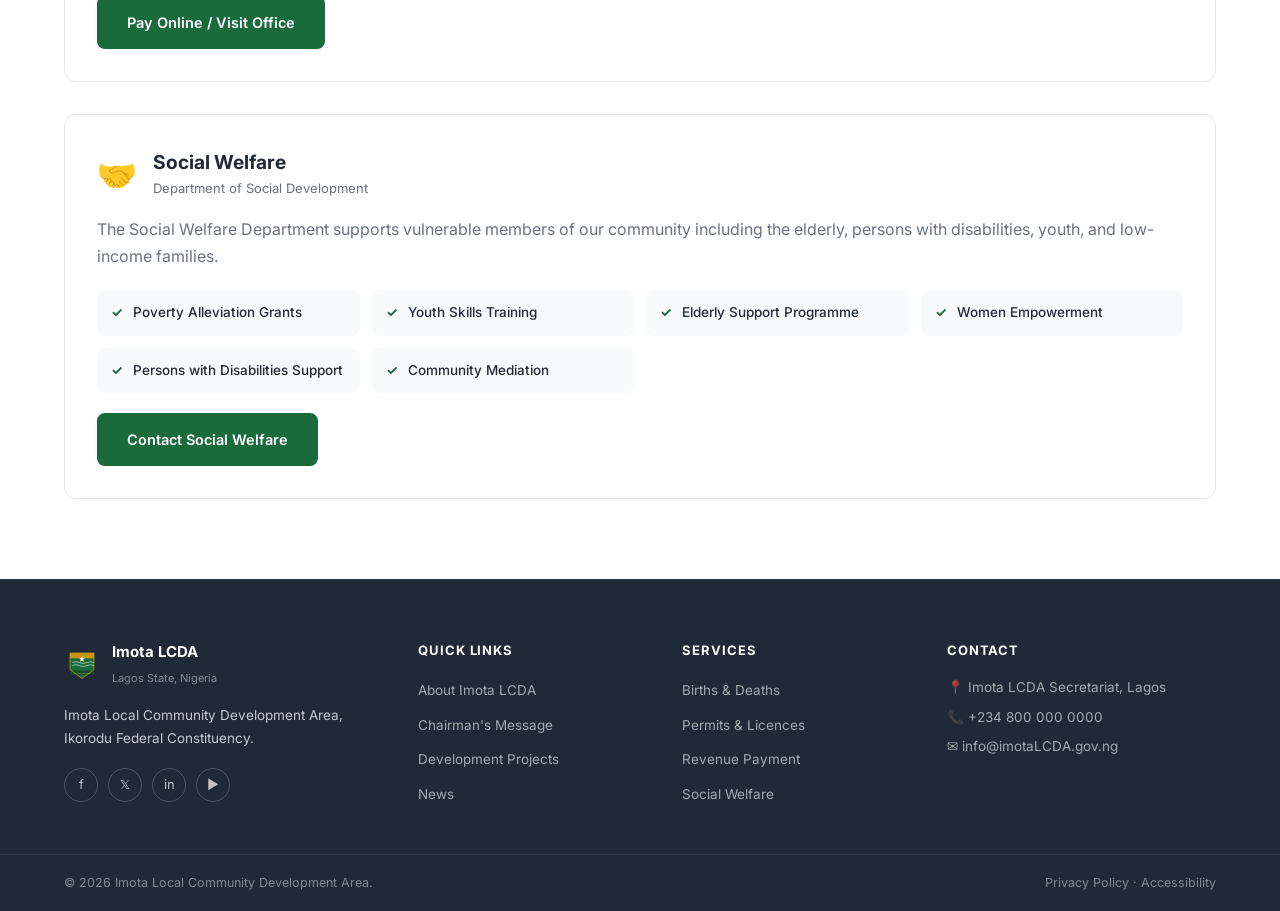
<file: services.html>
<!DOCTYPE html>
<html lang="en">
<head>
  <meta charset="UTF-8" />
  <meta name="viewport" content="width=device-width, initial-scale=1.0" />
  <title>Services – Imota LCDA</title>
  <link rel="stylesheet" href="css/styles.css" />
  <link rel="icon" type="image/svg+xml" href="favicon.svg" />
  <link href="https://fonts.googleapis.com/css2?family=Inter:wght@300;400;500;600;700;800&family=Playfair+Display:wght@700;800&display=swap" rel="stylesheet" />
</head>
<body>
  <div class="topbar">
    <div class="container topbar-inner">
      <span>📞 +234 800 000 0000</span>
      <span>✉️ info@imotaLCDA.gov.ng</span>
      <span class="topbar-right"><a href="portal.html" class="topbar-link">Staff Portal</a><span class="divider">|</span><a href="contact.html" class="topbar-link">Contact Us</a></span>
    </div>
  </div>
  <header class="navbar" id="navbar">
    <div class="container nav-inner">
      <a href="index.html" class="brand">
        <img src="images/coat-of-arms.svg" alt="Coat of Arms" class="brand-logo" />
        <div class="brand-text"><span class="brand-title">Imota LCDA</span><span class="brand-sub">Lagos State, Nigeria</span></div>
      </a>
      <nav class="nav-links" id="navLinks">
        <a href="index.html" class="nav-link">Home</a>
        <div class="dropdown">
          <a href="about.html" class="nav-link">About <span class="chevron">▾</span></a>
          <div class="dropdown-menu">
            <a href="about.html">About Imota</a><a href="chairman.html">Chairman's Message</a>
            <a href="council.html">Council Members</a><a href="history.html">Our History</a>
          </div>
        </div>
        <div class="dropdown">
          <a href="services.html" class="nav-link active">Services <span class="chevron">▾</span></a>
          <div class="dropdown-menu">
            <a href="services.html#births">Births &amp; Deaths</a><a href="services.html#permits">Permits &amp; Licences</a>
            <a href="services.html#taxes">Revenue &amp; Taxes</a><a href="services.html#welfare">Social Welfare</a>
          </div>
        </div>
        <a href="news.html" class="nav-link">News</a>
        <a href="projects.html" class="nav-link">Projects</a>
        <a href="contact.html" class="nav-link">Contact</a>
      </nav>
      <button class="hamburger" id="hamburger"><span></span><span></span><span></span></button>
    </div>
  </header>

  <section class="page-hero">
    <div class="container">
      <div class="page-hero-badge">Citizen Services</div>
      <h1>Services &amp; Information</h1>
      <p>Access government services offered by Imota LCDA — from vital registration to permits and social welfare.</p>
    </div>
  </section>

  <section class="section">
    <div class="container">
      <div class="services-list">

        <div class="service-section" id="births">
          <div class="service-section-header"><div class="service-section-icon">📋</div><div><h3>Births &amp; Deaths Registry</h3><p style="color:var(--text-muted);font-size:13px;margin:0">Department of Civil Registration</p></div></div>
          <p>The Births and Deaths Registry handles the registration of all vital events occurring within Imota LCDA. Registration is free and compulsory under Nigerian law. Certificates are issued within 5–10 working days.</p>
          <div class="service-items">
            <div class="service-item">Birth Certificate (0–90 days)</div><div class="service-item">Late Birth Registration</div>
            <div class="service-item">Death Certificate</div><div class="service-item">Marriage Registration</div>
            <div class="service-item">Certificate Replacement</div><div class="service-item">Record Correction</div>
          </div>
          <div style="margin-top:20px"><a href="contact.html" class="btn btn-primary">Visit Registry Office</a></div>
        </div>

        <div class="service-section" id="permits">
          <div class="service-section-header"><div class="service-section-icon">🏗️</div><div><h3>Permits &amp; Licences</h3><p style="color:var(--text-muted);font-size:13px;margin:0">Department of Physical Planning &amp; Development</p></div></div>
          <p>All building developments, business operations, and outdoor activities within Imota LCDA require appropriate permits. Applications are reviewed within 10–21 working days depending on complexity.</p>
          <div class="service-items">
            <div class="service-item">Building Permit</div><div class="service-item">Business Premises Licence</div>
            <div class="service-item">Signage &amp; Billboard Permit</div><div class="service-item">Street Trading Permit</div>
            <div class="service-item">Event / Public Gathering Permit</div><div class="service-item">Renovation Approval</div>
          </div>
          <div style="margin-top:20px"><a href="contact.html" class="btn btn-primary">Apply Now</a></div>
        </div>

        <div class="service-section" id="taxes">
          <div class="service-section-header"><div class="service-section-icon">💳</div><div><h3>Revenue &amp; Taxes</h3><p style="color:var(--text-muted);font-size:13px;margin:0">Department of Finance &amp; Revenue</p></div></div>
          <p>Imota LCDA collects statutory levies and rates that fund community development, infrastructure, and social services. All payments are receipted and transparent.</p>
          <div class="service-items">
            <div class="service-item">Ground Rent / Tenement Rates</div><div class="service-item">Market Stall Fees</div>
            <div class="service-item">Business Levy</div><div class="service-item">Slaughter Slab Fees</div>
            <div class="service-item">Refuse Collection Levy</div><div class="service-item">Motor Park Levies</div>
          </div>
          <div style="margin-top:20px"><a href="contact.html" class="btn btn-primary">Pay Online / Visit Office</a></div>
        </div>

        <div class="service-section" id="welfare">
          <div class="service-section-header"><div class="service-section-icon">🤝</div><div><h3>Social Welfare</h3><p style="color:var(--text-muted);font-size:13px;margin:0">Department of Social Development</p></div></div>
          <p>The Social Welfare Department supports vulnerable members of our community including the elderly, persons with disabilities, youth, and low-income families.</p>
          <div class="service-items">
            <div class="service-item">Poverty Alleviation Grants</div><div class="service-item">Youth Skills Training</div>
            <div class="service-item">Elderly Support Programme</div><div class="service-item">Women Empowerment</div>
            <div class="service-item">Persons with Disabilities Support</div><div class="service-item">Community Mediation</div>
          </div>
          <div style="margin-top:20px"><a href="contact.html" class="btn btn-primary">Contact Social Welfare</a></div>
        </div>

      </div>
    </div>
  </section>

  <footer class="footer">
    <div class="container footer-grid">
      <div class="footer-col brand-col">
        <div class="footer-brand"><img src="images/coat-of-arms.svg" alt="Coat of Arms" class="footer-logo" /><div><strong>Imota LCDA</strong><small>Lagos State, Nigeria</small></div></div>
        <p class="footer-about">Imota Local Community Development Area, Ikorodu Federal Constituency.</p>
        <div class="social-links"><a href="#" class="social-link">f</a><a href="#" class="social-link">𝕏</a><a href="#" class="social-link">in</a><a href="#" class="social-link">▶</a></div>
      </div>
      <div class="footer-col"><h4>Quick Links</h4><ul><li><a href="about.html">About Imota LCDA</a></li><li><a href="chairman.html">Chairman's Message</a></li><li><a href="projects.html">Development Projects</a></li><li><a href="news.html">News</a></li></ul></div>
      <div class="footer-col"><h4>Services</h4><ul><li><a href="services.html#births">Births &amp; Deaths</a></li><li><a href="services.html#permits">Permits &amp; Licences</a></li><li><a href="services.html#taxes">Revenue Payment</a></li><li><a href="services.html#welfare">Social Welfare</a></li></ul></div>
      <div class="footer-col"><h4>Contact</h4><address><p>📍 Imota LCDA Secretariat, Lagos</p><p>📞 +234 800 000 0000</p><p>✉️ info@imotaLCDA.gov.ng</p></address></div>
    </div>
    <div class="footer-bottom"><div class="container"><span>© 2026 Imota Local Community Development Area.</span><span class="footer-bottom-links"><a href="privacy.html">Privacy Policy</a> · <a href="accessibility.html">Accessibility</a></span></div></div>
  </footer>
  <script src="js/main.js"></script>
</body>
</html>
</file>
<file: css/styles.css>
/* ============================================================
   IMOTA LCDA – Main Stylesheet
   ============================================================ */

:root {
  --green:        #1a6b3c;
  --green-dark:   #134f2c;
  --green-light:  #e8f5ee;
  --gold:         #c8960c;
  --gold-light:   #fdf3d7;
  --white:        #ffffff;
  --gray-50:      #f9fafb;
  --gray-100:     #f3f4f6;
  --gray-200:     #e5e7eb;
  --gray-400:     #9ca3af;
  --gray-600:     #4b5563;
  --gray-800:     #1f2937;
  --text:         #1f2937;
  --text-muted:   #6b7280;
  --border:       #e5e7eb;
  --radius:       12px;
  --radius-sm:    8px;
  --shadow:       0 1px 3px rgba(0,0,0,.08), 0 4px 16px rgba(0,0,0,.06);
  --shadow-md:    0 4px 24px rgba(0,0,0,.10);
  --transition:   .2s ease;
  --font:         'Inter', system-ui, sans-serif;
  --font-serif:   'Playfair Display', Georgia, serif;
  --max-width:    1200px;
}

*, *::before, *::after { box-sizing: border-box; margin: 0; padding: 0; }

html { scroll-behavior: smooth; }

body {
  font-family: var(--font);
  color: var(--text);
  background: var(--white);
  line-height: 1.6;
  font-size: 16px;
  overflow-x: hidden;
  text-rendering: optimizeLegibility;
  -webkit-font-smoothing: antialiased;
}

a { color: inherit; text-decoration: none; }
img, picture { max-width: 100%; display: block; }
img { height: auto; }
ul { list-style: none; }
address { font-style: normal; }

.container {
  max-width: var(--max-width);
  margin: 0 auto;
  padding: 0 clamp(16px, 4vw, 24px);
}

.section { padding: clamp(48px, 8vw, 80px) 0; }

/* ── TOPBAR ─────────────────────────────────────────────── */
.topbar {
  background: var(--green-dark);
  color: rgba(255,255,255,.85);
  font-size: 13px;
  padding: 8px 0;
}
.topbar-inner {
  display: flex;
  align-items: center;
  gap: 24px;
}
.topbar-right { margin-left: auto; display: flex; gap: 8px; align-items: center; }
.topbar-link { color: rgba(255,255,255,.85); transition: color var(--transition); }
.topbar-link:hover { color: var(--white); }
.divider { opacity: .4; }

/* ── NAVBAR ─────────────────────────────────────────────── */
.navbar {
  background: var(--white);
  border-bottom: 1px solid var(--border);
  position: sticky;
  top: 0;
  z-index: 900;
  transition: box-shadow var(--transition);
}
.navbar.scrolled { box-shadow: var(--shadow-md); }

.nav-inner {
  display: flex;
  align-items: center;
  height: 70px;
  gap: 32px;
}

.brand {
  display: flex;
  align-items: center;
  gap: 12px;
  flex-shrink: 0;
}
.brand-logo { width: 44px; height: 44px; object-fit: contain; }
.brand-text { display: flex; flex-direction: column; line-height: 1.2; }
.brand-title { font-weight: 700; font-size: 17px; color: var(--green); }
.brand-sub { font-size: 11px; color: var(--text-muted); }

.nav-links {
  display: flex;
  align-items: center;
  gap: 4px;
  margin-left: auto;
}
.nav-link {
  padding: 8px 14px;
  border-radius: 6px;
  font-size: 14px;
  font-weight: 500;
  color: var(--gray-800);
  transition: background var(--transition), color var(--transition);
  display: flex;
  align-items: center;
  gap: 4px;
}
.nav-link:hover, .nav-link.active {
  background: var(--green-light);
  color: var(--green);
}
.chevron { font-size: 10px; opacity: .6; }

/* Dropdown */
.dropdown { position: relative; }
.dropdown-menu {
  position: absolute;
  top: calc(100% + 8px);
  left: 0;
  background: var(--white);
  border: 1px solid var(--border);
  border-radius: var(--radius-sm);
  box-shadow: var(--shadow-md);
  min-width: 200px;
  padding: 6px;
  opacity: 0;
  visibility: hidden;
  transform: translateY(-6px);
  transition: all var(--transition);
  z-index: 999;
}
.dropdown:hover .dropdown-menu {
  opacity: 1;
  visibility: visible;
  transform: translateY(0);
}
.dropdown-menu a {
  display: block;
  padding: 8px 12px;
  border-radius: 6px;
  font-size: 13.5px;
  color: var(--gray-800);
  transition: background var(--transition);
}
.dropdown-menu a:hover { background: var(--green-light); color: var(--green); }

/* Hamburger */
.hamburger {
  display: none;
  flex-direction: column;
  gap: 5px;
  background: none;
  border: none;
  cursor: pointer;
  padding: 6px;
  margin-left: auto;
}
.hamburger span {
  display: block;
  width: 24px;
  height: 2px;
  background: var(--gray-800);
  border-radius: 2px;
  transition: all .3s;
}

/* ── HERO ────────────────────────────────────────────────── */
.hero {
  position: relative;
  min-height: 82vh;
  display: flex;
  align-items: center;
  background:
    linear-gradient(135deg, rgba(20,80,45,.90) 0%, rgba(10,50,28,.82) 100%),
    url('../images/hero-bg.svg') center/cover no-repeat,
    url("data:image/svg+xml,%3Csvg width='60' height='60' viewBox='0 0 60 60' xmlns='http://www.w3.org/2000/svg'%3E%3Cg fill='none' fill-rule='evenodd'%3E%3Cg fill='%23ffffff' fill-opacity='0.04'%3E%3Cpath d='M36 34v-4h-2v4h-4v2h4v4h2v-4h4v-2h-4zm0-30V0h-2v4h-4v2h4v4h2V6h4V4h-4zM6 34v-4H4v4H0v2h4v4h2v-4h4v-2H6zM6 4V0H4v4H0v2h4v4h2V6h4V4H6z'/%3E%3C/g%3E%3C/g%3E%3C/svg%3E") repeat;
  overflow: hidden;
}
.hero-overlay {
  position: absolute;
  inset: 0;
  background: radial-gradient(ellipse at 30% 60%, rgba(200,150,12,.12) 0%, transparent 60%);
  pointer-events: none;
}
.hero-content {
  position: relative;
  z-index: 2;
  width: 100%;
  display: grid;
  grid-template-columns: minmax(0, 1.05fr) minmax(260px, 360px);
  align-items: center;
  gap: clamp(28px, 5vw, 64px);
  padding-top: 60px;
  padding-bottom: 60px;
}
.hero-copy {
  max-width: 640px;
}
.hero-chairman-card {
  justify-self: center;
  width: min(100%, 360px);
  border: 1px solid rgba(255,255,255,.28);
  border-radius: 26px;
  padding: 12px;
  background: linear-gradient(145deg, rgba(255,255,255,.20), rgba(255,255,255,.07));
  box-shadow: 0 24px 70px rgba(0,0,0,.30);
  backdrop-filter: blur(4px);
}
.hero-chairman-card picture { width: 100%; }
.hero-chairman-photo {
  width: 100%;
  aspect-ratio: 1 / 1;
  object-fit: contain;
  object-position: center top;
  border-radius: 20px;
  border: 4px solid rgba(200,150,12,.72);
  background: rgba(255,255,255,.96);
}
.hero-chairman-caption {
  margin-top: 12px;
  border-radius: 18px;
  background: rgba(10,50,28,.88);
  border: 1px solid rgba(200,150,12,.40);
  padding: 12px 14px;
  color: var(--white);
}
.hero-chairman-caption strong,
.hero-chairman-caption span { display: block; }
.hero-chairman-caption strong {
  font-family: var(--font-serif);
  font-size: 1.15rem;
  line-height: 1.2;
}
.hero-chairman-caption span {
  color: rgba(255,255,255,.78);
  font-size: 12.5px;
  margin-top: 2px;
}
.hero-badge {
  display: inline-block;
  background: rgba(200,150,12,.2);
  color: var(--gold);
  border: 1px solid rgba(200,150,12,.4);
  border-radius: 100px;
  padding: 6px 16px;
  font-size: 12px;
  font-weight: 600;
  letter-spacing: .06em;
  text-transform: uppercase;
  margin-bottom: 24px;
}
.hero-title {
  font-family: var(--font-serif);
  font-size: clamp(2.8rem, 6vw, 4.5rem);
  line-height: 1.1;
  color: var(--white);
  margin-bottom: 20px;
}
.hero-title .accent { color: var(--gold); }
.hero-desc {
  font-size: 1.1rem;
  color: rgba(255,255,255,.85);
  margin-bottom: 36px;
  max-width: 540px;
  line-height: 1.7;
}
.hero-actions { display: flex; gap: 16px; flex-wrap: wrap; }

.hero-scroll-indicator {
  position: absolute;
  bottom: 32px;
  left: 50%;
  transform: translateX(-50%);
  display: flex;
  flex-direction: column;
  align-items: center;
  gap: 6px;
  color: rgba(255,255,255,.5);
  font-size: 11px;
  letter-spacing: .1em;
  text-transform: uppercase;
}
.scroll-arrow {
  width: 20px;
  height: 20px;
  border-right: 2px solid rgba(255,255,255,.4);
  border-bottom: 2px solid rgba(255,255,255,.4);
  transform: rotate(45deg);
  animation: bounce 1.5s infinite;
}
@keyframes bounce {
  0%, 100% { transform: rotate(45deg) translateY(0); }
  50%       { transform: rotate(45deg) translateY(5px); }
}

/* ── BUTTONS ─────────────────────────────────────────────── */
.btn {
  display: inline-flex;
  align-items: center;
  justify-content: center;
  padding: 13px 28px;
  border-radius: var(--radius-sm);
  font-size: 14.5px;
  font-weight: 600;
  cursor: pointer;
  border: 2px solid transparent;
  transition: all var(--transition);
  white-space: nowrap;
}
.btn-primary {
  background: var(--green);
  color: var(--white);
  border-color: var(--green);
}
.btn-primary:hover {
  background: var(--green-dark);
  border-color: var(--green-dark);
  transform: translateY(-1px);
  box-shadow: 0 6px 20px rgba(26,107,60,.35);
}
.btn-outline {
  background: transparent;
  color: var(--white);
  border-color: rgba(255,255,255,.6);
}
.btn-outline:hover {
  background: rgba(255,255,255,.12);
  border-color: var(--white);
}
.btn-outline-sm {
  padding: 9px 20px;
  border-radius: var(--radius-sm);
  border: 1.5px solid var(--green);
  color: var(--green);
  font-size: 13.5px;
  font-weight: 600;
  transition: all var(--transition);
}
.btn-outline-sm:hover { background: var(--green); color: var(--white); }

/* ── SECTION HEADERS ─────────────────────────────────────── */
.section-title {
  font-family: var(--font-serif);
  font-size: clamp(1.6rem, 3vw, 2.2rem);
  color: var(--gray-800);
  margin-bottom: 8px;
}
.section-sub { color: var(--text-muted); font-size: 15px; }
.section-header-row {
  display: flex;
  justify-content: space-between;
  align-items: flex-end;
  margin-bottom: 36px;
  gap: 16px;
  flex-wrap: wrap;
}

/* ── QUICK SERVICES ──────────────────────────────────────── */
.quick-services { background: var(--gray-50); }
.quick-services .section-title,
.quick-services .section-sub { text-align: center; }
.quick-services .section-sub { margin-bottom: 40px; }

.services-grid {
  display: grid;
  grid-template-columns: repeat(auto-fit, minmax(min(100%, 240px), 1fr));
  gap: 18px;
}
.service-card {
  background: var(--white);
  border: 1px solid var(--border);
  border-radius: var(--radius);
  padding: 28px 24px;
  display: block;
  transition: all var(--transition);
  cursor: pointer;
}
.service-card:hover {
  border-color: var(--green);
  box-shadow: var(--shadow-md);
  transform: translateY(-3px);
}
.service-icon { font-size: 2rem; margin-bottom: 14px; }
.service-card h3 { font-size: 15.5px; font-weight: 600; margin-bottom: 8px; color: var(--gray-800); }
.service-card p { font-size: 13.5px; color: var(--text-muted); line-height: 1.55; }

/* ── CHAIRMAN BANNER ─────────────────────────────────────── */
.chairman-banner {
  background: linear-gradient(135deg, var(--green) 0%, var(--green-dark) 100%);
  color: var(--white);
  padding: 80px 0;
}
.chairman-inner {
  display: grid;
  grid-template-columns: 280px 1fr;
  gap: 60px;
  align-items: center;
}
.chairman-photo-wrap {
  position: relative;
}
.chairman-photo-wrap picture { width: 100%; }
.chairman-photo {
  width: 100%;
  border-radius: var(--radius);
  box-shadow: 0 20px 60px rgba(0,0,0,.3);
  aspect-ratio: 3/4;
  object-fit: cover;
  background: rgba(255,255,255,.1);
  min-height: 280px;
}
.chairman-text .label {
  display: inline-block;
  background: rgba(200,150,12,.25);
  color: var(--gold);
  border: 1px solid rgba(200,150,12,.4);
  border-radius: 100px;
  padding: 4px 14px;
  font-size: 11px;
  font-weight: 600;
  letter-spacing: .08em;
  text-transform: uppercase;
  margin-bottom: 14px;
}
.chairman-text h2 {
  font-family: var(--font-serif);
  font-size: 2rem;
  margin-bottom: 4px;
}
.chairman-title {
  color: rgba(255,255,255,.7);
  font-size: 13.5px;
  margin-bottom: 24px;
}
.chairman-text blockquote {
  border-left: 3px solid var(--gold);
  padding-left: 20px;
  font-size: 1.05rem;
  line-height: 1.75;
  color: rgba(255,255,255,.9);
  font-style: italic;
  margin-bottom: 28px;
}

/* ── NEWS SECTION ────────────────────────────────────────── */
.news-section { background: var(--white); }
.news-grid {
  display: grid;
  grid-template-columns: 1.4fr 1fr;
  grid-template-rows: auto auto;
  gap: 20px;
}
.news-card {
  background: var(--white);
  border: 1px solid var(--border);
  border-radius: var(--radius);
  overflow: hidden;
  transition: box-shadow var(--transition), transform var(--transition);
}
.news-card:hover { box-shadow: var(--shadow-md); transform: translateY(-2px); }
.news-card.featured { grid-row: 1 / 3; display: flex; flex-direction: column; }

.news-img-wrap {
  position: relative;
  aspect-ratio: 16/9;
  overflow: hidden;
  background: var(--green-light);
}
.news-img-wrap img { width: 100%; height: 100%; object-fit: cover; }
.news-tag {
  position: absolute;
  top: 12px;
  left: 12px;
  background: var(--green);
  color: var(--white);
  border-radius: 4px;
  padding: 3px 10px;
  font-size: 11px;
  font-weight: 600;
}
.news-tag-inline {
  display: inline-block;
  background: var(--green-light);
  color: var(--green);
  border-radius: 4px;
  padding: 2px 8px;
  font-size: 11px;
  font-weight: 600;
  margin-bottom: 6px;
}
.news-body {
  padding: 20px;
  flex: 1;
  display: flex;
  flex-direction: column;
}
.news-date { font-size: 12px; color: var(--text-muted); display: block; margin-bottom: 8px; }
.news-card h3 { font-size: 15px; font-weight: 600; line-height: 1.4; margin-bottom: 10px; }
.news-card h3 a { color: var(--gray-800); transition: color var(--transition); }
.news-card h3 a:hover { color: var(--green); }
.news-card p { font-size: 13.5px; color: var(--text-muted); line-height: 1.6; flex: 1; }
.read-more { margin-top: 14px; font-size: 13px; font-weight: 600; color: var(--green); }
.read-more:hover { text-decoration: underline; }

/* ── STATS BANNER ────────────────────────────────────────── */
.stats-banner {
  background: var(--green-light);
  border-top: 1px solid var(--border);
  border-bottom: 1px solid var(--border);
  padding: 48px 0;
}
.stats-inner {
  display: grid;
  grid-template-columns: repeat(4, 1fr);
  gap: 24px;
}
.stat-item {
  text-align: center;
  display: flex;
  flex-direction: column;
  align-items: center;
}
.stat-number {
  font-family: var(--font-serif);
  font-size: 3rem;
  font-weight: 700;
  color: var(--green);
  line-height: 1;
}
.stat-suffix { font-size: 1.5rem; color: var(--green); font-weight: 700; }
.stat-label { font-size: 13px; color: var(--text-muted); margin-top: 4px; font-weight: 500; }

/* ── PROJECTS ────────────────────────────────────────────── */
.projects-section { background: var(--gray-50); }
.projects-grid {
  display: grid;
  grid-template-columns: repeat(auto-fit, minmax(min(100%, 280px), 1fr));
  gap: 18px;
}
.project-card {
  background: var(--white);
  border: 1px solid var(--border);
  border-radius: var(--radius);
  padding: 24px;
  transition: box-shadow var(--transition);
}
.project-card:hover { box-shadow: var(--shadow-md); }
.project-header {
  display: flex;
  justify-content: space-between;
  margin-bottom: 12px;
}
.project-status {
  font-size: 11px;
  font-weight: 600;
  padding: 3px 10px;
  border-radius: 100px;
}
.project-status.active { background: #dcfce7; color: #16a34a; }
.project-status.planned { background: #fef9c3; color: #a16207; }
.project-status.completed { background: #e0e7ff; color: #4338ca; }
.project-dept {
  font-size: 11px;
  color: var(--text-muted);
  font-weight: 500;
}
.project-card h3 { font-size: 15px; font-weight: 600; margin-bottom: 8px; }
.project-card p { font-size: 13.5px; color: var(--text-muted); margin-bottom: 16px; line-height: 1.55; }
.progress-bar-wrap {
  height: 6px;
  background: var(--gray-200);
  border-radius: 100px;
  overflow: hidden;
  margin-bottom: 6px;
}
.progress-bar {
  height: 100%;
  background: linear-gradient(90deg, var(--green), #2d9e5c);
  border-radius: 100px;
  transition: width 1s ease;
}
.progress-label { font-size: 12px; color: var(--text-muted); }

/* ── NEWSLETTER ──────────────────────────────────────────── */
.newsletter-section {
  background: var(--gray-800);
  padding: 60px 0;
}
.newsletter-inner {
  display: flex;
  align-items: center;
  justify-content: space-between;
  gap: 40px;
  flex-wrap: wrap;
}
.newsletter-inner h2 {
  font-family: var(--font-serif);
  color: var(--white);
  font-size: 1.7rem;
  margin-bottom: 6px;
}
.newsletter-inner p { color: rgba(255,255,255,.65); font-size: 14px; }
.newsletter-form {
  display: flex;
  gap: 10px;
  flex-wrap: wrap;
  flex-shrink: 0;
}
.newsletter-form input {
  padding: 12px 18px;
  border-radius: var(--radius-sm);
  border: 1.5px solid rgba(255,255,255,.2);
  background: rgba(255,255,255,.08);
  color: var(--white);
  font-size: 14px;
  outline: none;
  min-width: 260px;
  transition: border var(--transition);
}
.newsletter-form input::placeholder { color: rgba(255,255,255,.4); }
.newsletter-form input:focus { border-color: var(--green); }

/* ── FOOTER ──────────────────────────────────────────────── */
.footer {
  background: var(--gray-800);
  color: rgba(255,255,255,.75);
  border-top: 1px solid rgba(255,255,255,.08);
  padding-top: 60px;
}
.footer-grid {
  display: grid;
  grid-template-columns: 1.4fr 1fr 1fr 1.2fr;
  gap: 40px;
  padding-bottom: 48px;
}
.footer-brand {
  display: flex;
  align-items: center;
  gap: 12px;
  margin-bottom: 14px;
}
.footer-logo { width: 36px; height: 36px; object-fit: contain; }
.footer-brand strong { display: block; color: var(--white); font-size: 15px; }
.footer-brand small { font-size: 11px; opacity: .6; }
.footer-about { font-size: 13.5px; line-height: 1.7; margin-bottom: 18px; }

.footer-col h4 {
  color: var(--white);
  font-size: 13px;
  font-weight: 700;
  text-transform: uppercase;
  letter-spacing: .07em;
  margin-bottom: 16px;
}
.footer-col ul li + li { margin-top: 9px; }
.footer-col ul a { font-size: 13.5px; opacity: .8; transition: opacity var(--transition); }
.footer-col ul a:hover { opacity: 1; color: var(--gold); }
.footer-col address p { font-size: 13.5px; margin-bottom: 8px; opacity: .8; }

.social-links { display: flex; gap: 10px; }
.social-link {
  width: 34px;
  height: 34px;
  border-radius: 50%;
  border: 1px solid rgba(255,255,255,.2);
  display: flex;
  align-items: center;
  justify-content: center;
  font-size: 13px;
  color: rgba(255,255,255,.7);
  transition: all var(--transition);
}
.social-link:hover { background: var(--green); border-color: var(--green); color: var(--white); }

.footer-bottom {
  border-top: 1px solid rgba(255,255,255,.08);
  padding: 18px 0;
}
.footer-bottom .container {
  display: flex;
  justify-content: space-between;
  align-items: center;
  flex-wrap: wrap;
  gap: 8px;
  font-size: 12.5px;
  opacity: .6;
}
.footer-bottom-links a { opacity: 1; }
.footer-bottom-links a:hover { color: var(--gold); }

/* ── PAGE HERO (inner pages) ─────────────────────────────── */
.page-hero {
  background: linear-gradient(135deg, var(--green) 0%, var(--green-dark) 100%);
  color: var(--white);
  padding: 64px 0 52px;
}
.page-hero-badge {
  font-size: 11px;
  color: var(--gold);
  letter-spacing: .08em;
  text-transform: uppercase;
  font-weight: 600;
  margin-bottom: 10px;
}
.page-hero h1 {
  font-family: var(--font-serif);
  font-size: clamp(1.8rem, 4vw, 2.8rem);
  margin-bottom: 10px;
}
.page-hero p { color: rgba(255,255,255,.75); font-size: 15px; max-width: 540px; }

/* ── ABOUT PAGE ──────────────────────────────────────────── */
.about-grid {
  display: grid;
  grid-template-columns: 1fr 1fr;
  gap: 60px;
  align-items: center;
}
.about-img { border-radius: var(--radius); overflow: hidden; aspect-ratio: 4/3; background: var(--green-light); }
.about-img img { width: 100%; height: 100%; object-fit: cover; }
.about-text .label {
  font-size: 11px;
  text-transform: uppercase;
  letter-spacing: .08em;
  color: var(--green);
  font-weight: 700;
  margin-bottom: 12px;
}
.about-text h2 { font-family: var(--font-serif); font-size: 2rem; margin-bottom: 16px; }
.about-text p { color: var(--text-muted); line-height: 1.75; margin-bottom: 14px; }
.values-grid {
  display: grid;
  grid-template-columns: repeat(3, 1fr);
  gap: 16px;
  margin-top: 40px;
}
.value-card {
  background: var(--gray-50);
  border: 1px solid var(--border);
  border-radius: var(--radius-sm);
  padding: 20px 16px;
  text-align: center;
}
.value-icon { font-size: 1.8rem; margin-bottom: 10px; }
.value-card h4 { font-size: 14px; font-weight: 600; margin-bottom: 6px; }
.value-card p { font-size: 12.5px; color: var(--text-muted); }

/* ── CONTACT PAGE ────────────────────────────────────────── */
.contact-grid {
  display: grid;
  grid-template-columns: 1fr 1.4fr;
  gap: 48px;
  align-items: start;
}
.contact-info-card {
  background: var(--green);
  color: var(--white);
  border-radius: var(--radius);
  padding: 36px;
}
.contact-info-card h3 { font-size: 1.3rem; margin-bottom: 24px; }
.contact-info-item {
  display: flex;
  gap: 14px;
  margin-bottom: 20px;
  align-items: flex-start;
}
.contact-info-item .icon { font-size: 1.2rem; flex-shrink: 0; margin-top: 2px; }
.contact-info-item strong { display: block; font-size: 13px; opacity: .7; margin-bottom: 2px; }
.contact-info-item p { font-size: 14px; }

.contact-form-wrap {
  background: var(--white);
  border: 1px solid var(--border);
  border-radius: var(--radius);
  padding: 36px;
  box-shadow: var(--shadow);
}
.contact-form-wrap h3 { font-size: 1.3rem; margin-bottom: 24px; }
.form-group { margin-bottom: 18px; }
.form-group label {
  display: block;
  font-size: 13px;
  font-weight: 600;
  color: var(--gray-800);
  margin-bottom: 6px;
}
.form-group input,
.form-group select,
.form-group textarea {
  width: 100%;
  padding: 11px 14px;
  border: 1.5px solid var(--border);
  border-radius: var(--radius-sm);
  font-size: 14px;
  font-family: var(--font);
  color: var(--text);
  outline: none;
  transition: border var(--transition);
  background: var(--white);
}
.form-group input:focus,
.form-group select:focus,
.form-group textarea:focus { border-color: var(--green); }
.form-group textarea { resize: vertical; min-height: 120px; }
.form-row { display: grid; grid-template-columns: 1fr 1fr; gap: 16px; }

/* ── SERVICES PAGE ───────────────────────────────────────── */
.services-list { display: flex; flex-direction: column; gap: 32px; }
.service-section { background: var(--white); border: 1px solid var(--border); border-radius: var(--radius); padding: 32px; }
.service-section-header { display: flex; align-items: center; gap: 16px; margin-bottom: 16px; }
.service-section-icon { font-size: 2rem; }
.service-section h3 { font-size: 1.2rem; font-weight: 700; }
.service-section p { color: var(--text-muted); margin-bottom: 20px; line-height: 1.7; }
.service-items { display: grid; grid-template-columns: repeat(auto-fill, minmax(220px, 1fr)); gap: 12px; }
.service-item {
  display: flex;
  align-items: center;
  gap: 10px;
  padding: 12px 14px;
  background: var(--gray-50);
  border-radius: var(--radius-sm);
  font-size: 13.5px;
  font-weight: 500;
}
.service-item::before { content: '✓'; color: var(--green); font-weight: 700; }

/* ── PORTAL PAGE ─────────────────────────────────────────── */
.portal-hero {
  background: linear-gradient(135deg, #1a1f2e 0%, #0f1420 100%);
  color: var(--white);
  padding: 80px 0;
  text-align: center;
}
.portal-hero h1 { font-family: var(--font-serif); font-size: 2.4rem; margin-bottom: 10px; }
.portal-hero p { color: rgba(255,255,255,.65); }
.login-card {
  max-width: 440px;
  margin: -40px auto 0;
  background: var(--white);
  border-radius: var(--radius);
  box-shadow: var(--shadow-md);
  padding: 40px;
  position: relative;
  z-index: 2;
}
.login-card h2 { font-size: 1.3rem; margin-bottom: 24px; }
.login-note {
  text-align: center;
  font-size: 12.5px;
  color: var(--text-muted);
  margin-top: 14px;
}

/* ── RESPONSIVE ──────────────────────────────────────────── */
@media (max-width: 900px) {
  .nav-links { display: none; flex-direction: column; position: absolute; top: 71px; left: 0; right: 0; background: var(--white); border-bottom: 1px solid var(--border); padding: 12px 16px 16px; gap: 4px; box-shadow: var(--shadow-md); max-height: calc(100vh - 71px); overflow-y: auto; }
  .nav-links.open { display: flex; }
  .navbar { position: relative; }
  .hamburger { display: flex; }
  .nav-link { width: 100%; min-height: 44px; justify-content: space-between; }
  .dropdown { width: 100%; }
  .dropdown-menu a { min-height: 40px; }
  .dropdown-menu { position: static; opacity: 1; visibility: visible; transform: none; box-shadow: none; border: none; background: var(--gray-50); margin-top: 4px; }
  .hero { min-height: auto; }
  .hero-scroll-indicator { display: none; }
  .hero-content { grid-template-columns: 1fr; gap: 24px; padding-top: 34px; padding-bottom: 54px; text-align: center; }
  .hero-copy { max-width: 100%; }
  .hero-desc { margin-left: auto; margin-right: auto; }
  .hero-actions { justify-content: center; }
  .hero-chairman-card { justify-self: center; width: min(76vw, 280px); }
  .chairman-inner { grid-template-columns: 1fr; gap: 40px; }
  .chairman-photo-wrap { max-width: 240px; }
  .news-grid { grid-template-columns: 1fr; }
  .news-card.featured { grid-row: auto; }
  .stats-inner { grid-template-columns: repeat(2, 1fr); }
  .footer-grid { grid-template-columns: 1fr 1fr; }
  .contact-grid { grid-template-columns: 1fr; }
  .about-grid { grid-template-columns: 1fr; }
  .values-grid { grid-template-columns: 1fr 1fr; }
}
@media (max-width: 600px) {
  .topbar-inner { flex-direction: column; gap: 4px; font-size: 12px; text-align: center; }
  .topbar-right { margin-left: 0; }
  .nav-inner { height: 64px; }
  .brand-title { font-size: 15.5px; }
  .brand-sub { font-size: 10px; }
  .brand-logo { width: 38px; height: 38px; }
  .hero-title { font-size: 2.15rem; }
  .hero-badge { font-size: 10px; padding: 5px 10px; margin-bottom: 16px; }
  .hero-desc { font-size: .94rem; line-height: 1.55; margin-bottom: 22px; }
  .hero-actions { gap: 10px; }
  .hero-chairman-card { width: min(72vw, 210px); padding: 9px; border-radius: 22px; }
  .hero-chairman-photo { border-radius: 17px; border-width: 3px; }
  .hero-chairman-caption { margin-top: 8px; padding: 9px 10px; border-radius: 14px; }
  .hero-chairman-caption strong { font-size: .95rem; }
  .hero-chairman-caption span { font-size: 11px; }
  .stats-inner { grid-template-columns: repeat(2, 1fr); gap: 18px 10px; }
  .stat-number { font-size: 2.2rem; }
  .service-card, .project-card, .news-body, .contact-form-wrap, .contact-info-card { padding: 20px; }
  .section-header-row { align-items: flex-start; }
  .footer-grid { grid-template-columns: 1fr; gap: 28px; padding-bottom: 36px; }
  .newsletter-inner { flex-direction: column; }
  .newsletter-form { width: 100%; }
  .newsletter-form input { min-width: unset; width: 100%; }
  .form-row { grid-template-columns: 1fr; }
  .values-grid { grid-template-columns: 1fr; }
  .btn { padding: 11px 20px; font-size: 14px; }
}
@media (max-width: 420px) {
  .hero-actions { flex-direction: column; align-items: stretch; }
  .hero-actions .btn { width: 100%; }
  .hero-chairman-card { width: min(76vw, 200px); }
  .newsletter-form button { width: 100%; }
  .footer-bottom .container { justify-content: center; text-align: center; }
}
</file>
